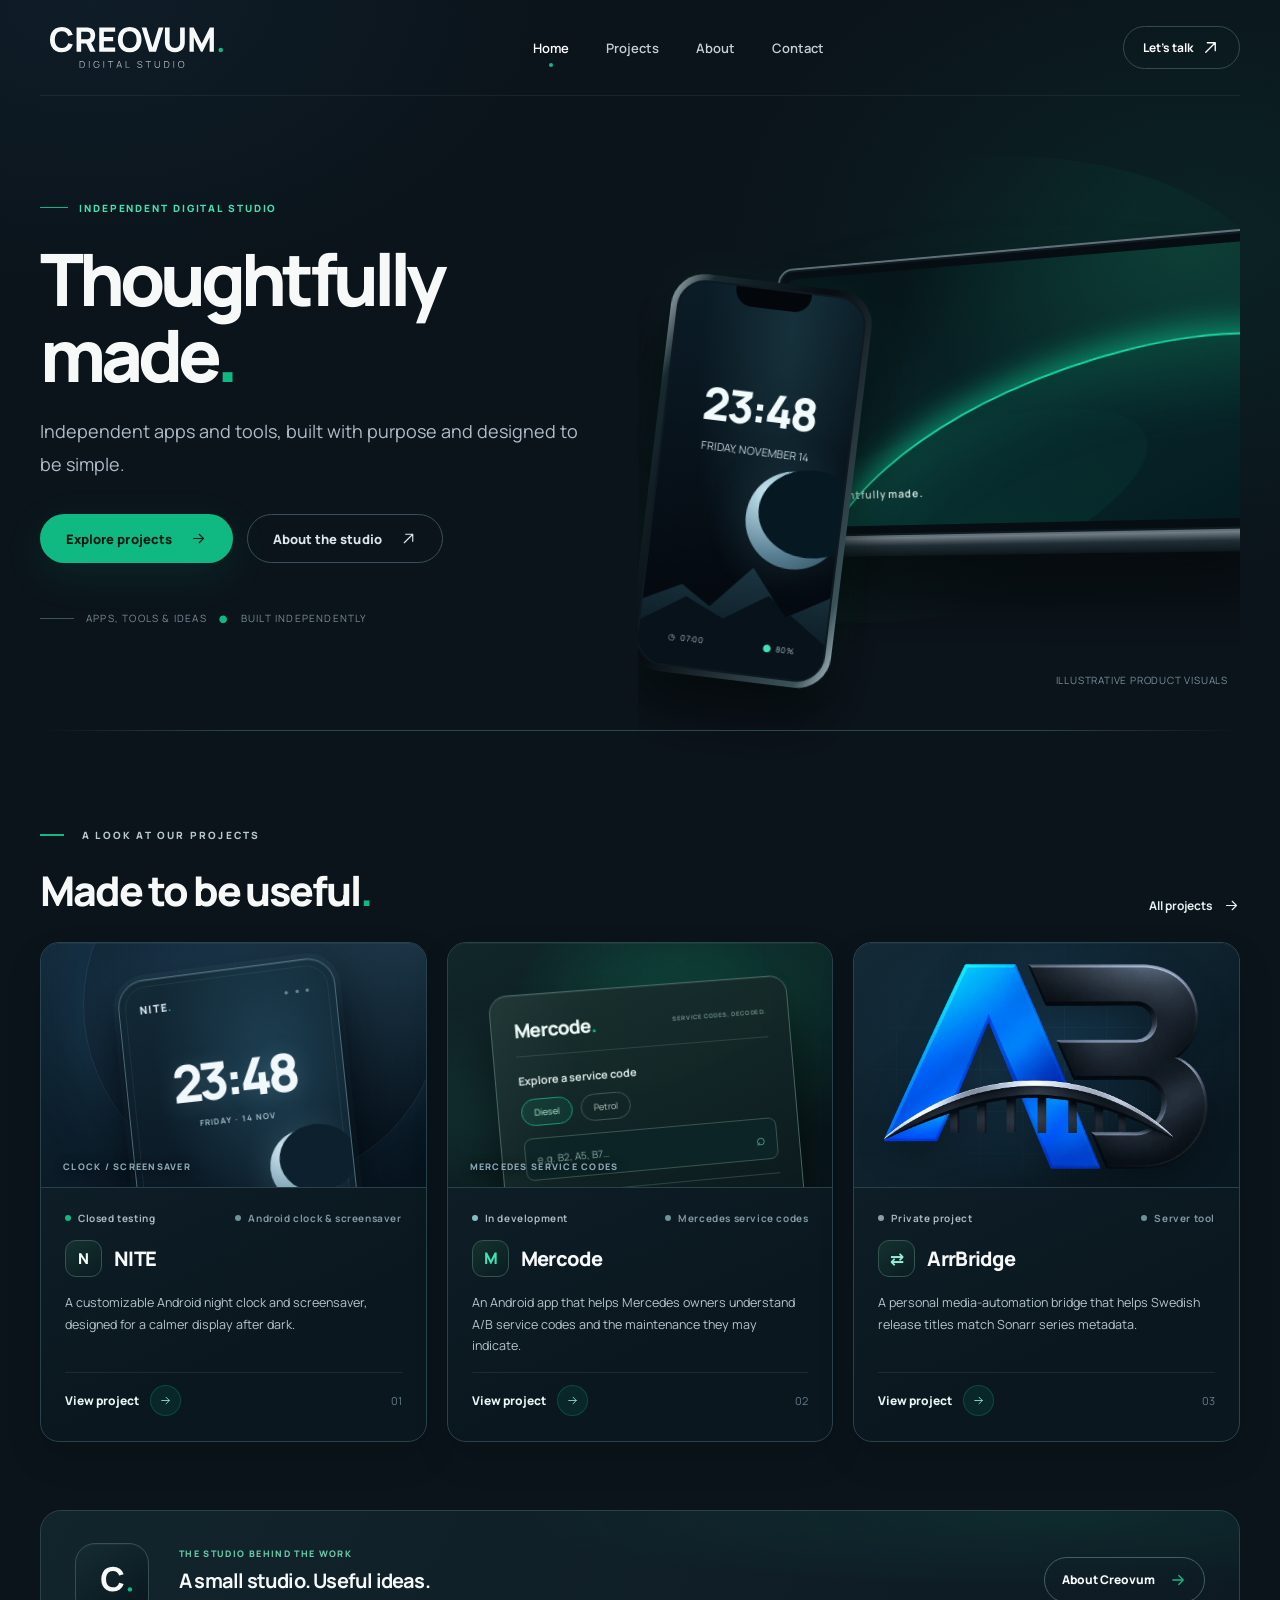
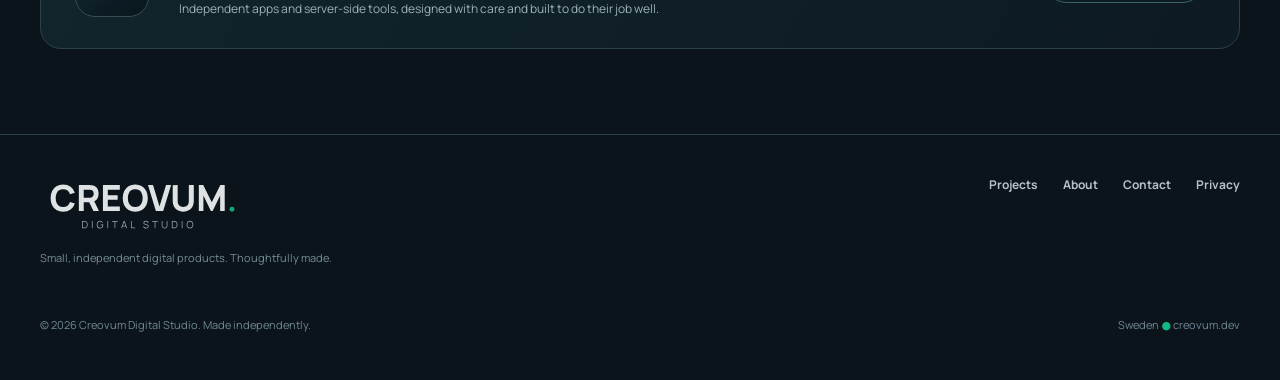
<file: index.html>
<!DOCTYPE html>

<html lang="en"><head>
<meta charset="utf-8"/><meta content="width=device-width, initial-scale=1" name="viewport"/>
<title>Creovum Digital Studio — Thoughtfully made.</title><meta content="Independent apps and tools, built with purpose and designed to be simple." name="description"/>
<meta content="#0B141B" name="theme-color"/><meta content="dark" name="color-scheme"/>
<meta content="website" property="og:type"/><meta content="Creovum Digital Studio" property="og:site_name"/>
<meta content="Creovum Digital Studio — Thoughtfully made." property="og:title"/><meta content="Independent apps and tools, built with purpose and designed to be simple." property="og:description"/>
<link href="assets/brand/creovum_icon_dark.svg" rel="icon" type="image/svg+xml"/>
<link href="assets/style.css" rel="stylesheet"/>
<link href="https://creovum.dev/" rel="canonical"/><meta content="en_US" property="og:locale"/><meta content="https://creovum.dev/" property="og:url"/><meta content="https://creovum.dev/assets/social/creovum-social.jpg" property="og:image"/><meta content="https://creovum.dev/assets/social/creovum-social.jpg" property="og:image:secure_url"/><meta content="image/jpeg" property="og:image:type"/><meta content="1200" property="og:image:width"/><meta content="630" property="og:image:height"/><meta content="Creovum Digital Studio — Thoughtfully made. — dark branded preview" property="og:image:alt"/><meta content="summary_large_image" name="twitter:card"/><meta content="Creovum Digital Studio — Thoughtfully made." name="twitter:title"/><meta content="Independent apps and tools, built with purpose and designed to be simple." name="twitter:description"/><meta content="https://creovum.dev/assets/social/creovum-social.jpg" name="twitter:image"/><link href="https://fonts.googleapis.com" rel="preconnect"/><link crossorigin="anonymous" href="https://fonts.gstatic.com" rel="preconnect"/><link href="assets/brand/apple-touch-icon.png" rel="apple-touch-icon" sizes="180x180"/><link href="assets/brand/favicon-64.png" rel="icon" sizes="64x64" type="image/png"/><script type="application/ld+json">{"@context":"https://schema.org","@type":"WebSite","name":"Creovum Digital Studio","url":"https://creovum.dev/","description":"Independent apps and tools, built with purpose and designed to be simple.","inLanguage":"en"}</script></head><body class="creovum-v24"><a class="skip" href="#main">Skip to content</a><div aria-hidden="true" class="site-bg"></div>
<div class="header-wrap"><header class="header container">
<a aria-label="Creovum Digital Studio — home" class="header-logo" href="index.html"><img alt="Creovum Digital Studio" src="assets/brand/creovum_primary_dark.svg"/></a>
<nav aria-label="Primary navigation" class="desktop-nav"><a aria-current="page" class="active" href="index.html">Home</a><a class="" href="projects.html">Projects</a><a class="" href="about.html">About</a><a class="" href="contact.html">Contact</a></nav>
<a class="nav-cta" href="contact.html">Let's talk <svg aria-hidden="true" class="" fill="none" height="19" stroke="currentColor" stroke-linecap="round" stroke-linejoin="round" stroke-width="1.65" viewbox="0 0 24 24" width="19"><path d="M6 18 18 6M8 6h10v10"></path></svg></a>
<button aria-controls="mobile-nav" aria-expanded="false" aria-label="Open navigation menu" class="menu-button" type="button"><svg aria-hidden="true" class="" fill="none" height="19" stroke="currentColor" stroke-linecap="round" stroke-linejoin="round" stroke-width="1.65" viewbox="0 0 24 24" width="19"><path d="M4 7h16M4 12h16M4 17h16"></path></svg></button>
</header><nav aria-label="Mobile navigation" class="mobile-nav" id="mobile-nav"><a aria-current="page" class="active" href="index.html">Home</a><a class="" href="projects.html">Projects</a><a class="" href="about.html">About</a><a class="" href="contact.html">Contact</a></nav></div>
<main id="main"><section aria-labelledby="home-title" class="container hero">
<div class="hero-copy"><div class="eyebrow">Independent digital studio</div><h1 id="home-title">Thoughtfully<br/>made<span class="dot-text">.</span></h1>
<p class="hero-desc">Independent apps and tools, built with purpose and designed to be simple.</p>
<div class="hero-actions"><a class="btn btn-primary" href="projects.html">Explore projects <svg aria-hidden="true" class="" fill="none" height="19" stroke="currentColor" stroke-linecap="round" stroke-linejoin="round" stroke-width="1.65" viewbox="0 0 24 24" width="19"><path d="M5 12h14m-6-6 6 6-6 6"></path></svg></a><a class="btn btn-secondary" href="about.html">About the studio <svg aria-hidden="true" class="" fill="none" height="19" stroke="currentColor" stroke-linecap="round" stroke-linejoin="round" stroke-width="1.65" viewbox="0 0 24 24" width="19"><path d="M6 18 18 6M8 6h10v10"></path></svg></a></div>
<div class="hero-bottom"><span class="line"></span>Apps, tools &amp; ideas <span class="tiny-jade">●</span> Built independently</div></div>
<div class="hero-visual"><div aria-hidden="true" class="laptop"><div class="laptop-lid"><div class="laptop-screen"><img alt="" class="screen-brand" src="assets/brand/creovum_icon_transparent_white.svg"/><span class="screen-label">Thoughtfully made.</span></div></div><div class="laptop-base"></div></div><div aria-hidden="true" class="phone"><div class="phone-screen"><div class="phone-notch"></div><div class="phone-time">23:48</div><div class="phone-day">FRIDAY, NOVEMBER 14</div><div class="phone-moon"></div><div class="phone-hills"></div><div class="phone-footer"><span>◷  07:00</span><span><b>●</b> 80%</span></div></div></div><span class="mock-note">Illustrative product visuals</span></div>
</section>
<section aria-label="Selected projects preview" aria-labelledby="projects-title" class="container section" id="projects"><div class="section-label">A look at our projects</div>
<div class="section-head"><div><h2 id="projects-title">Made to be useful<span class="dot-text">.</span></h2></div><a class="text-link" href="projects.html">All projects <svg aria-hidden="true" class="" fill="none" height="19" stroke="currentColor" stroke-linecap="round" stroke-linejoin="round" stroke-width="1.65" viewbox="0 0 24 24" width="19"><path d="M5 12h14m-6-6 6 6-6 6"></path></svg></a></div>
<div class="project-grid"><article class="project-card" data-reveal=""><div aria-hidden="true" class="project-art nite-art premium-art">
<div class="art-grid"></div><div class="nite-halo"></div>
<div class="nite-panel">
<div class="nite-panel-bar"><span class="nite-mini-logo">NITE<span>.</span></span><span class="nite-mini-dots">•••</span></div>
<div class="nite-display-time">23:48</div><div class="nite-display-date">FRIDAY · 14 NOV</div>
<div class="nite-display-moon"></div><div class="nite-display-mountains"></div>
<div class="nite-panel-bottom"><span>◷  07:00</span><span>●  80%</span></div>
</div><span class="art-preview-label">CLOCK / SCREENSAVER</span></div><div class="project-content">
<div class="card-meta"><span class="status testing">Closed testing</span><span class="status" style="color:#8097a0">Android clock &amp; screensaver</span></div>
<h3 class="project-title"><span aria-hidden="true" class="icon-block nite">N</span>NITE</h3>
<p class="project-desc">A customizable Android night clock and screensaver, designed for a calmer display after dark.</p><div class="card-footer"><a aria-label="Read about NITE" class="card-link" href="nite.html">View project <svg aria-hidden="true" class="" fill="none" height="19" stroke="currentColor" stroke-linecap="round" stroke-linejoin="round" stroke-width="1.65" viewbox="0 0 24 24" width="19"><path d="M5 12h14m-6-6 6 6-6 6"></path></svg></a><span style="color:#627c87;font-size:11px;">01</span></div>
</div></article><article class="project-card" data-reveal=""><div aria-hidden="true" class="project-art mercode-art premium-art">
<div class="art-grid"></div><div class="merc-aura"></div>
<div class="merc-board">
<div class="merc-board-header"><span>Mercode<span class="jade-punct">.</span></span><small>SERVICE CODES, DECODED.</small></div>
<div class="merc-board-title">Explore a service code</div>
<div class="merc-board-engines"><span class="active">Diesel</span><span>Petrol</span></div>
<div class="merc-board-search">e.g. B2, A5, B7… <span>⌕</span></div>
<div class="merc-board-divider"></div>
<div class="merc-board-line"><i></i><i></i><i></i></div>
<div class="merc-board-line secondary"><i></i><i></i></div>
</div><span class="art-preview-label">MERCEDES SERVICE CODES</span></div><div class="project-content">
<div class="card-meta"><span class="status dev">In development</span><span class="status" style="color:#8097a0">Mercedes service codes</span></div>
<h3 class="project-title"><span aria-hidden="true" class="icon-block merc">M</span>Mercode</h3>
<p class="project-desc">An Android app that helps Mercedes owners understand A/B service codes and the maintenance they may indicate.</p><div class="card-footer"><a aria-label="Read about Mercode" class="card-link" href="mercode.html">View project <svg aria-hidden="true" class="" fill="none" height="19" stroke="currentColor" stroke-linecap="round" stroke-linejoin="round" stroke-width="1.65" viewbox="0 0 24 24" width="19"><path d="M5 12h14m-6-6 6 6-6 6"></path></svg></a><span style="color:#627c87;font-size:11px;">02</span></div>
</div></article><article class="project-card arrbridge-card" data-reveal=""><div aria-hidden="true" class="project-art arrbridge-image-art premium-art"><img alt="" src="assets/projects/arrbridge-logo-transparent.webp"/></div><div class="project-content">
<div class="card-meta"><span class="status private">Private project</span><span class="status" style="color:#8097a0">Server tool</span></div>
<h3 class="project-title"><span aria-hidden="true" class="icon-block bridge">⇄</span>ArrBridge</h3>
<p class="project-desc">A personal media-automation bridge that helps Swedish release titles match Sonarr series metadata.</p><div class="card-footer"><a aria-label="Read about ArrBridge" class="card-link" href="arrbridge.html">View project <svg aria-hidden="true" class="" fill="none" height="19" stroke="currentColor" stroke-linecap="round" stroke-linejoin="round" stroke-width="1.65" viewbox="0 0 24 24" width="19"><path d="M5 12h14m-6-6 6 6-6 6"></path></svg></a><span style="color:#627c87;font-size:11px;">03</span></div>
</div></article></div>
</section>
<section aria-label="About the independent studio" class="container studio-note">
<div class="studio-note-symbol"><img alt="" src="assets/brand/creovum_icon_transparent_white.svg"/></div>
<div class="studio-note-copy"><span class="studio-note-kicker">THE STUDIO BEHIND THE WORK</span><h2>A small studio. Useful ideas.</h2>
<p>Independent apps and server-side tools, designed with care and built to do their job well.</p></div>
<a class="studio-note-cta" href="about.html">About Creovum <svg aria-hidden="true" fill="none" height="18" stroke="currentColor" stroke-linecap="round" stroke-linejoin="round" stroke-width="1.7" viewbox="0 0 24 24" width="18"><path d="M5 12h14m-6-6 6 6-6 6"></path></svg></a>
</section></main>
<footer class="footer"><div class="container">
<div class="footer-top"><div><a class="footer-logo" href="index.html"><img alt="Creovum Digital Studio" src="assets/brand/creovum_primary_dark.svg"/></a><p class="footer-small">Small, independent digital products. Thoughtfully made.</p></div>
<nav aria-label="Footer navigation" class="footer-nav"><a href="projects.html">Projects</a><a href="about.html">About</a><a href="contact.html">Contact</a><a href="privacy.html">Privacy</a></nav></div>
<div class="footer-bottom"><span>© <span id="year">2026</span> Creovum Digital Studio. Made independently.</span><span>Sweden <span class="tiny-jade">●</span> creovum.dev</span></div>
</div></footer><script defer="" src="assets/site.js"></script></body></html>
</file>
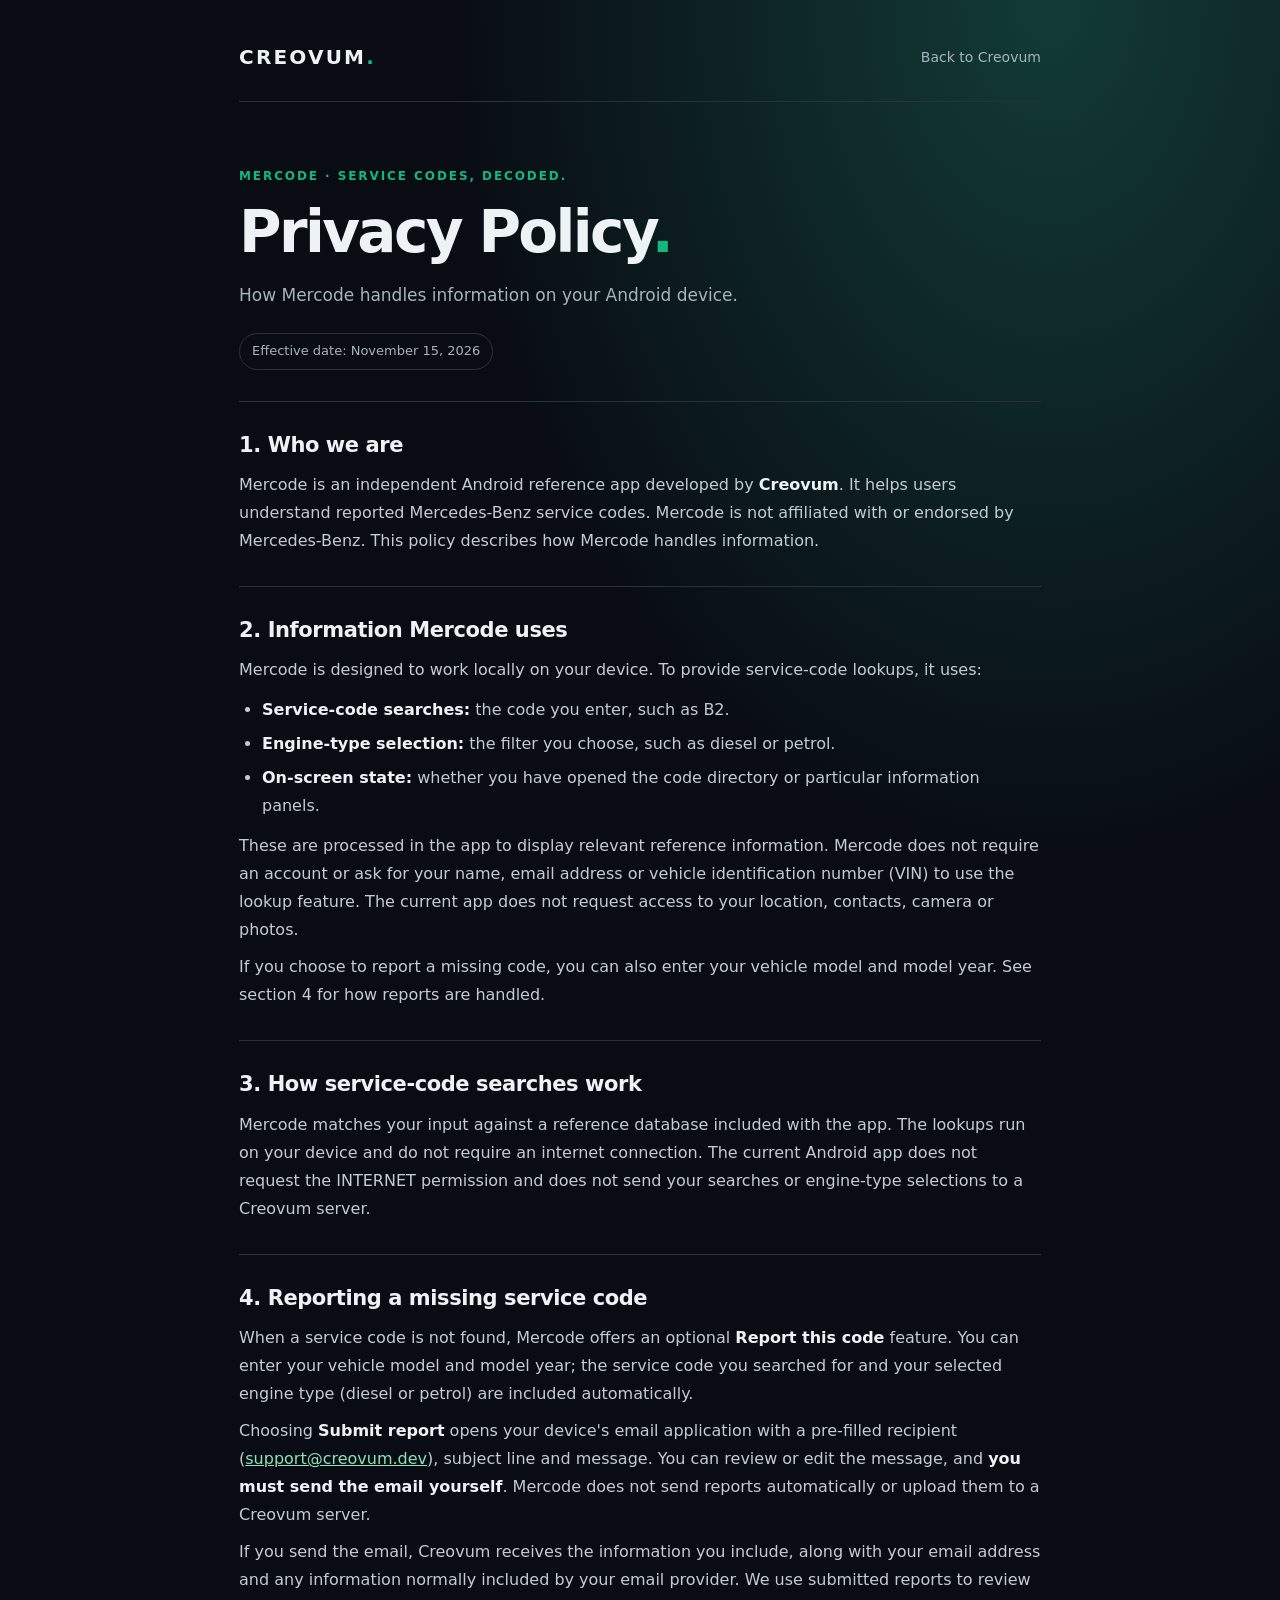
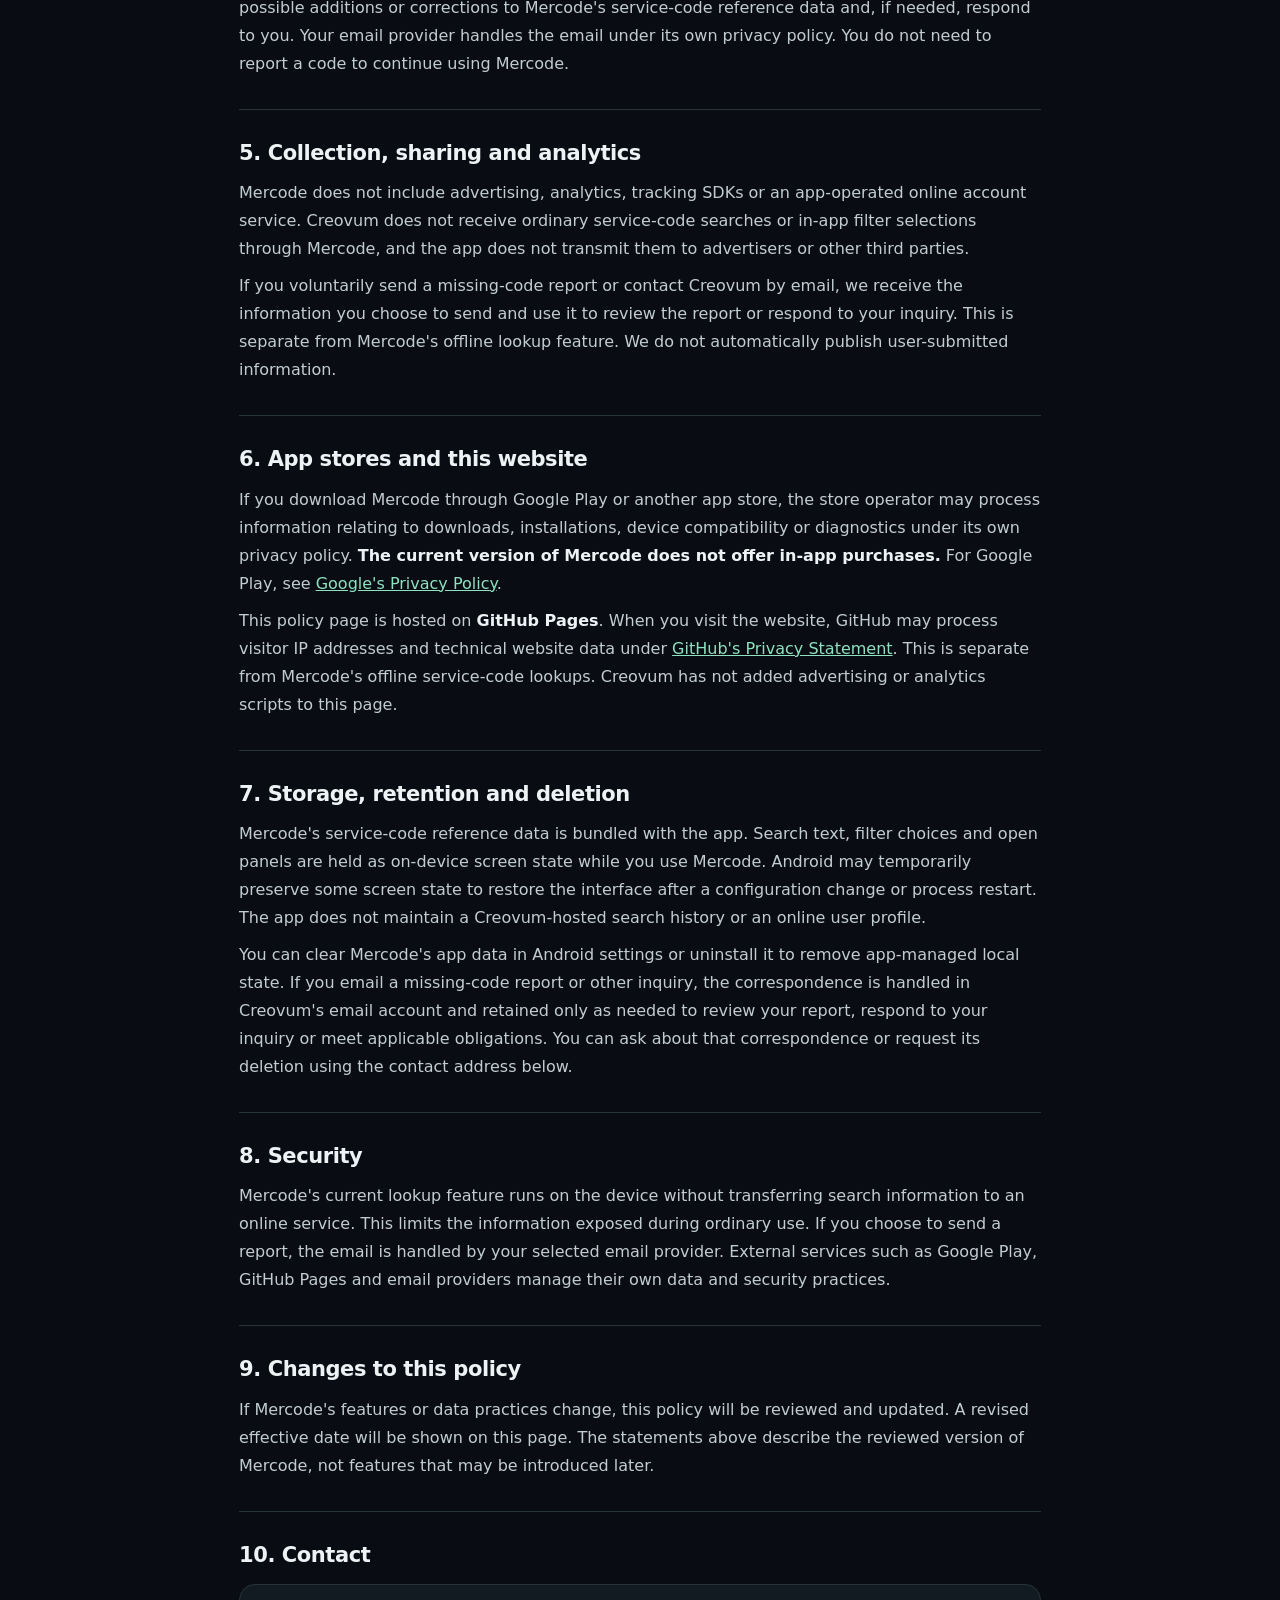
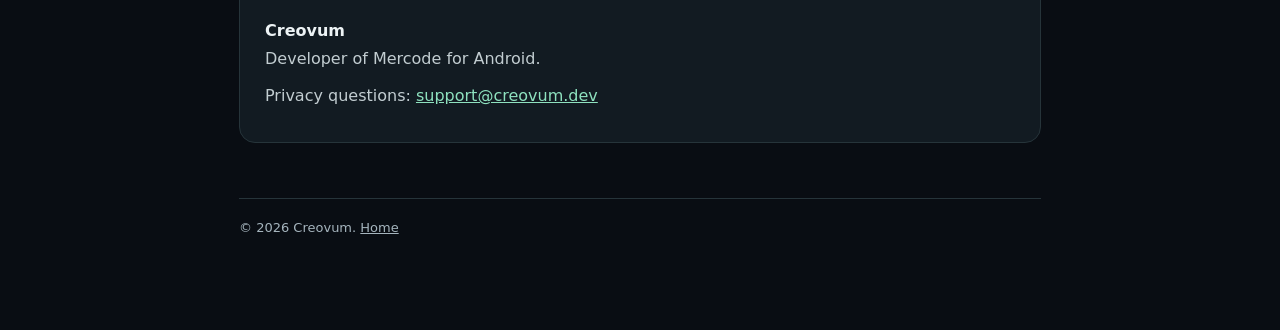
<file: mercode/privacy-policy/index.html>
<!doctype html>
<html lang="en">
<head>
  <meta charset="utf-8">
  <meta name="viewport" content="width=device-width,initial-scale=1">
  <meta name="color-scheme" content="dark">
  <meta name="theme-color" content="#090d13">
  <meta name="description" content="Privacy Policy for Mercode, the offline Mercedes service-code reference app developed by Creovum.">
  <title>Mercode | Privacy Policy | Creovum</title>
  <style>
    :root{color-scheme:dark;--jade:#10b981;--text:#edf3f5;--sub:#a5b4bd;--line:#26343a;--surface:#121b22}
    *{box-sizing:border-box}body{margin:0;color:var(--text);background:radial-gradient(ellipse 65% 34% at 82% 0%,#123b36 0,transparent 72%),#090d13;font:16px/1.75 system-ui,-apple-system,BlinkMacSystemFont,"Segoe UI",sans-serif}
    main{max-width:850px;margin:0 auto;padding:28px 24px 90px}header{display:flex;align-items:center;justify-content:space-between;padding:12px 0 26px;border-bottom:1px solid var(--line)}.brand{color:var(--text);text-decoration:none;font-size:20px;letter-spacing:.11em;font-weight:850}.brand i{font-style:normal;color:var(--jade)}.toplink{color:var(--sub);font-size:14px;text-decoration:none}.toplink:hover,a:hover{color:var(--jade)}.kicker{color:var(--jade);font-weight:700;letter-spacing:.16em;text-transform:uppercase;font-size:12px;margin-top:64px}.hero h1{font-size:clamp(38px,7vw,58px);letter-spacing:-.045em;line-height:1.14;margin:8px 0 16px}.hero h1 span{color:var(--jade)}.subline{color:var(--sub);font-size:17px;margin:0 0 22px}.updated{display:inline-block;color:var(--sub);font-size:13px;border:1px solid var(--line);padding:6px 12px;border-radius:100px}.section{border-top:1px solid var(--line);padding-top:29px;margin-top:31px}.section h2{margin:0 0 12px;font-size:21px;line-height:1.35;letter-spacing:-.02em}.section p,.section li{color:#c2cdd1}.section p{margin:9px 0}.section ul{padding-left:23px;margin:8px 0}.section li{padding:3px 0}.section strong{color:#edf3f5}.section a{color:#8ee2bf}.section a:hover{color:#c5ffe8}.contact{background:var(--surface);border:1px solid var(--line);border-radius:16px;padding:23px 25px;margin-top:15px}.contact a{overflow-wrap:anywhere}footer{color:var(--sub);border-top:1px solid var(--line);font-size:13px;margin-top:55px;padding-top:18px}footer a{color:var(--sub)}@media(max-width:550px){main{padding:20px 20px 70px}.kicker{margin-top:48px}.toplink{font-size:12px}}
  </style>
</head>
<body>
<main>
  <header><a class="brand" href="/">CREOVUM<i>.</i></a><a class="toplink" href="/">Back to Creovum</a></header>
  <div class="hero">
    <p class="kicker">MERCODE &middot; Service Codes, Decoded.</p>
    <h1>Privacy Policy<span>.</span></h1>
    <p class="subline">How Mercode handles information on your Android device.</p>
    <span class="updated">Effective date: November 15, 2026</span>
  </div>
  <section class="section"><h2>1. Who we are</h2>
    <p>Mercode is an independent Android reference app developed by <strong>Creovum</strong>. It helps users understand reported Mercedes-Benz service codes. Mercode is not affiliated with or endorsed by Mercedes-Benz. This policy describes how Mercode handles information.</p>
  </section>
  <section class="section"><h2>2. Information Mercode uses</h2>
    <p>Mercode is designed to work locally on your device. To provide service-code lookups, it uses:</p>
    <ul>
      <li><strong>Service-code searches:</strong> the code you enter, such as B2.</li>
      <li><strong>Engine-type selection:</strong> the filter you choose, such as diesel or petrol.</li>
      <li><strong>On-screen state:</strong> whether you have opened the code directory or particular information panels.</li>
    </ul>
    <p>These are processed in the app to display relevant reference information. Mercode does not require an account or ask for your name, email address or vehicle identification number (VIN) to use the lookup feature. The current app does not request access to your location, contacts, camera or photos.</p>
    <p>If you choose to report a missing code, you can also enter your vehicle model and model year. See section 4 for how reports are handled.</p>
  </section>
  <section class="section"><h2>3. How service-code searches work</h2>
    <p>Mercode matches your input against a reference database included with the app. The lookups run on your device and do not require an internet connection. The current Android app does not request the INTERNET permission and does not send your searches or engine-type selections to a Creovum server.</p>
  </section>
  <section class="section"><h2>4. Reporting a missing service code</h2>
    <p>When a service code is not found, Mercode offers an optional <strong>Report this code</strong> feature. You can enter your vehicle model and model year; the service code you searched for and your selected engine type (diesel or petrol) are included automatically.</p>
    <p>Choosing <strong>Submit report</strong> opens your device's email application with a pre-filled recipient (<a href="mailto:support@creovum.dev">support@creovum.dev</a>), subject line and message. You can review or edit the message, and <strong>you must send the email yourself</strong>. Mercode does not send reports automatically or upload them to a Creovum server.</p>
    <p>If you send the email, Creovum receives the information you include, along with your email address and any information normally included by your email provider. We use submitted reports to review possible additions or corrections to Mercode's service-code reference data and, if needed, respond to you. Your email provider handles the email under its own privacy policy. You do not need to report a code to continue using Mercode.</p>
  </section>
  <section class="section"><h2>5. Collection, sharing and analytics</h2>
    <p>Mercode does not include advertising, analytics, tracking SDKs or an app-operated online account service. Creovum does not receive ordinary service-code searches or in-app filter selections through Mercode, and the app does not transmit them to advertisers or other third parties.</p>
    <p>If you voluntarily send a missing-code report or contact Creovum by email, we receive the information you choose to send and use it to review the report or respond to your inquiry. This is separate from Mercode's offline lookup feature. We do not automatically publish user-submitted information.</p>
  </section>
  <section class="section"><h2>6. App stores and this website</h2>
    <p>If you download Mercode through Google Play or another app store, the store operator may process information relating to downloads, installations, device compatibility or diagnostics under its own privacy policy. <strong>The current version of Mercode does not offer in-app purchases.</strong> For Google Play, see <a href="https://policies.google.com/privacy">Google's Privacy Policy</a>.</p>
    <p>This policy page is hosted on <strong>GitHub Pages</strong>. When you visit the website, GitHub may process visitor IP addresses and technical website data under <a href="https://docs.github.com/en/site-policy/privacy-policies/github-general-privacy-statement">GitHub's Privacy Statement</a>. This is separate from Mercode's offline service-code lookups. Creovum has not added advertising or analytics scripts to this page.</p>
  </section>
  <section class="section"><h2>7. Storage, retention and deletion</h2>
    <p>Mercode's service-code reference data is bundled with the app. Search text, filter choices and open panels are held as on-device screen state while you use Mercode. Android may temporarily preserve some screen state to restore the interface after a configuration change or process restart. The app does not maintain a Creovum-hosted search history or an online user profile.</p>
    <p>You can clear Mercode's app data in Android settings or uninstall it to remove app-managed local state. If you email a missing-code report or other inquiry, the correspondence is handled in Creovum's email account and retained only as needed to review your report, respond to your inquiry or meet applicable obligations. You can ask about that correspondence or request its deletion using the contact address below.</p>
  </section>
  <section class="section"><h2>8. Security</h2>
    <p>Mercode's current lookup feature runs on the device without transferring search information to an online service. This limits the information exposed during ordinary use. If you choose to send a report, the email is handled by your selected email provider. External services such as Google Play, GitHub Pages and email providers manage their own data and security practices.</p>
  </section>
  <section class="section"><h2>9. Changes to this policy</h2>
    <p>If Mercode's features or data practices change, this policy will be reviewed and updated. A revised effective date will be shown on this page. The statements above describe the reviewed version of Mercode, not features that may be introduced later.</p>
  </section>
  <section class="section"><h2>10. Contact</h2>
    <div class="contact">
      <p><strong>Creovum</strong><br>Developer of Mercode for Android.</p>
      <p>Privacy questions: <a href="mailto:support@creovum.dev">support@creovum.dev</a></p>
    </div>
  </section>
  <footer>&copy; 2026 Creovum. <a href="/">Home</a></footer>
</main>
</body>
</html>
</file>
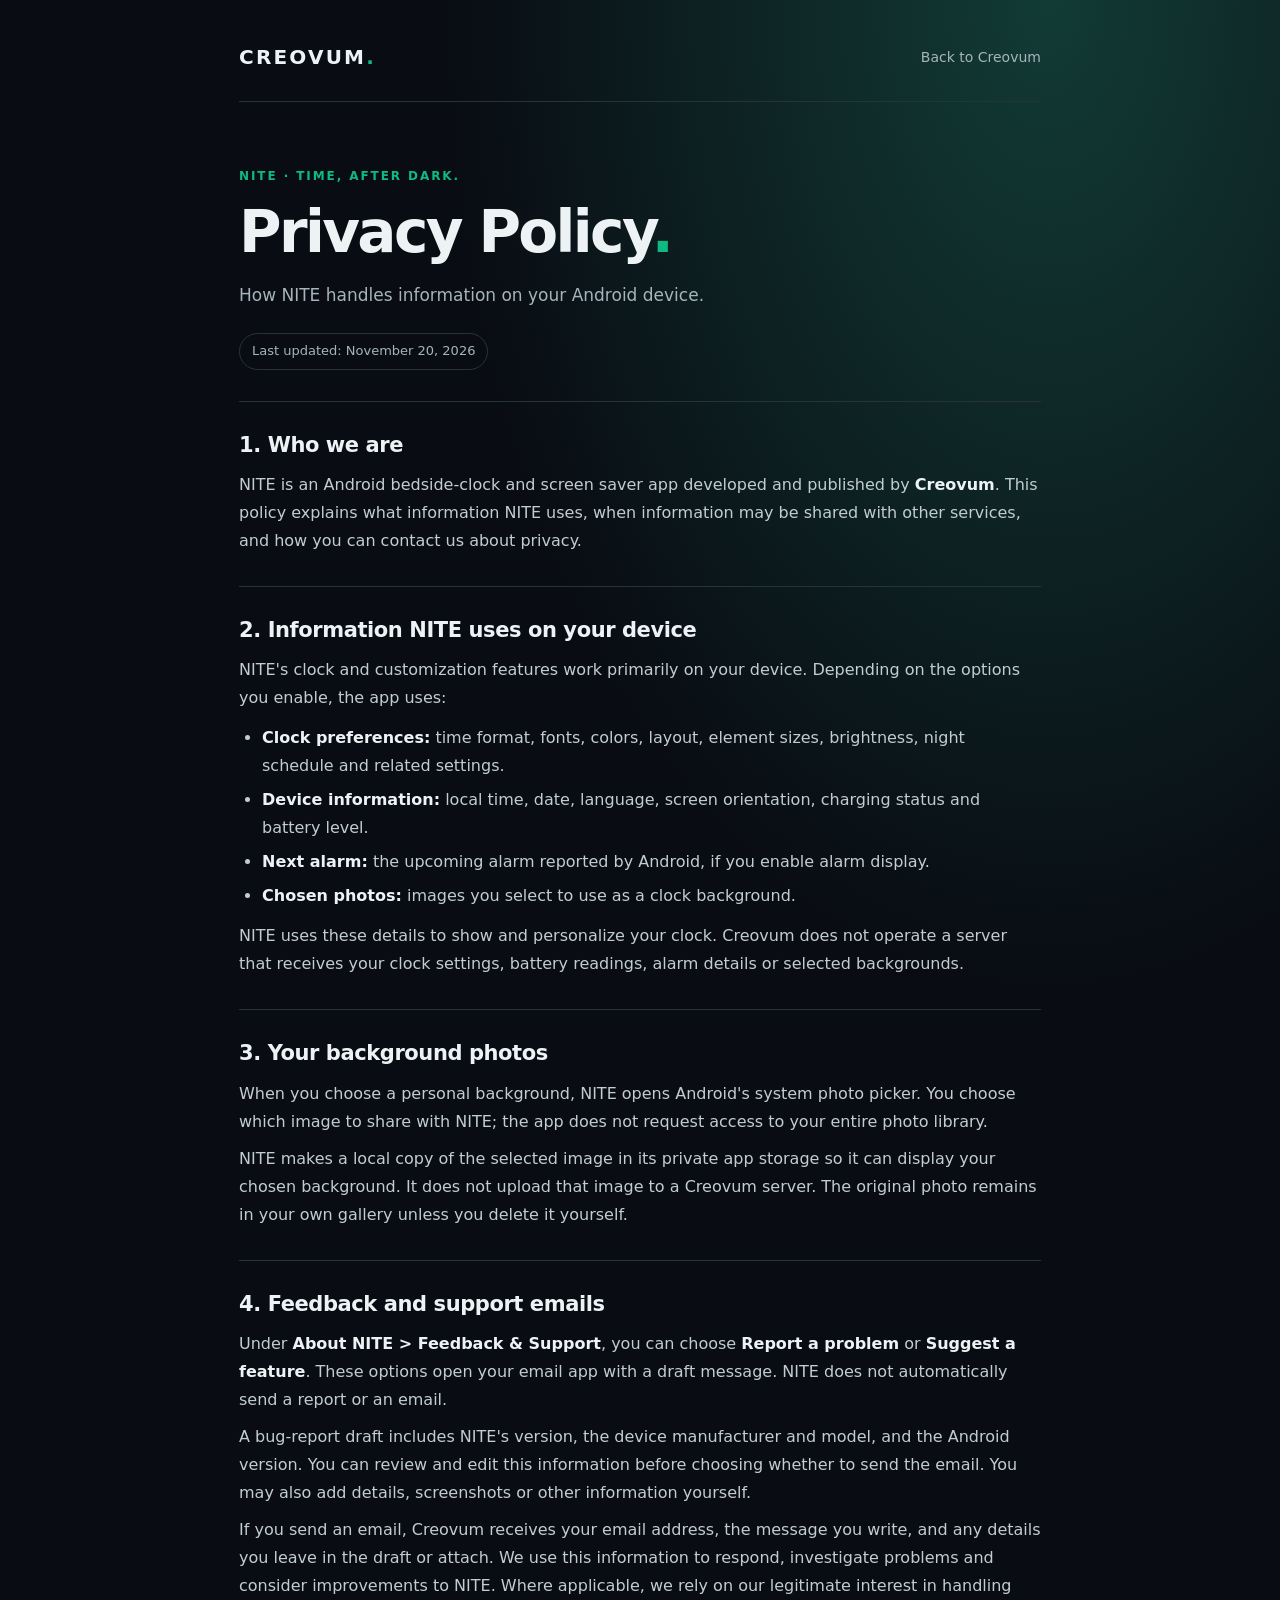
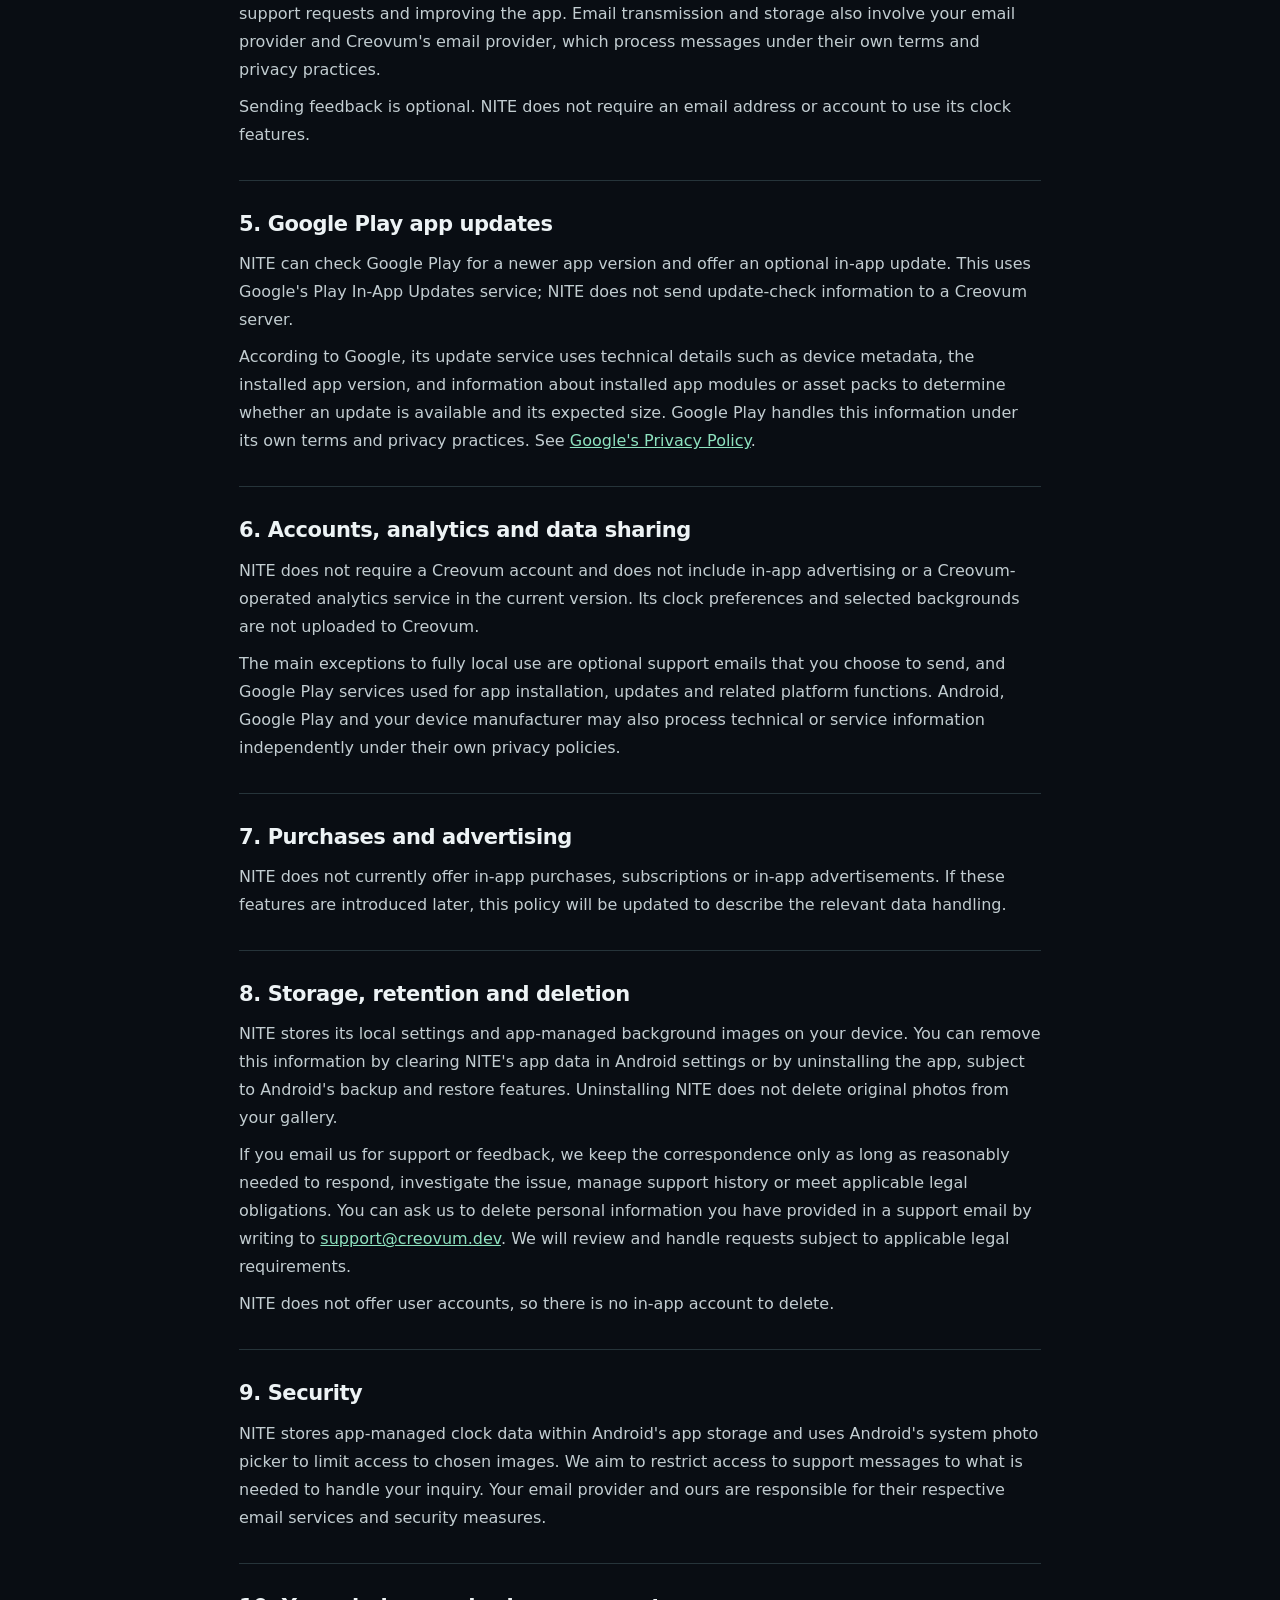
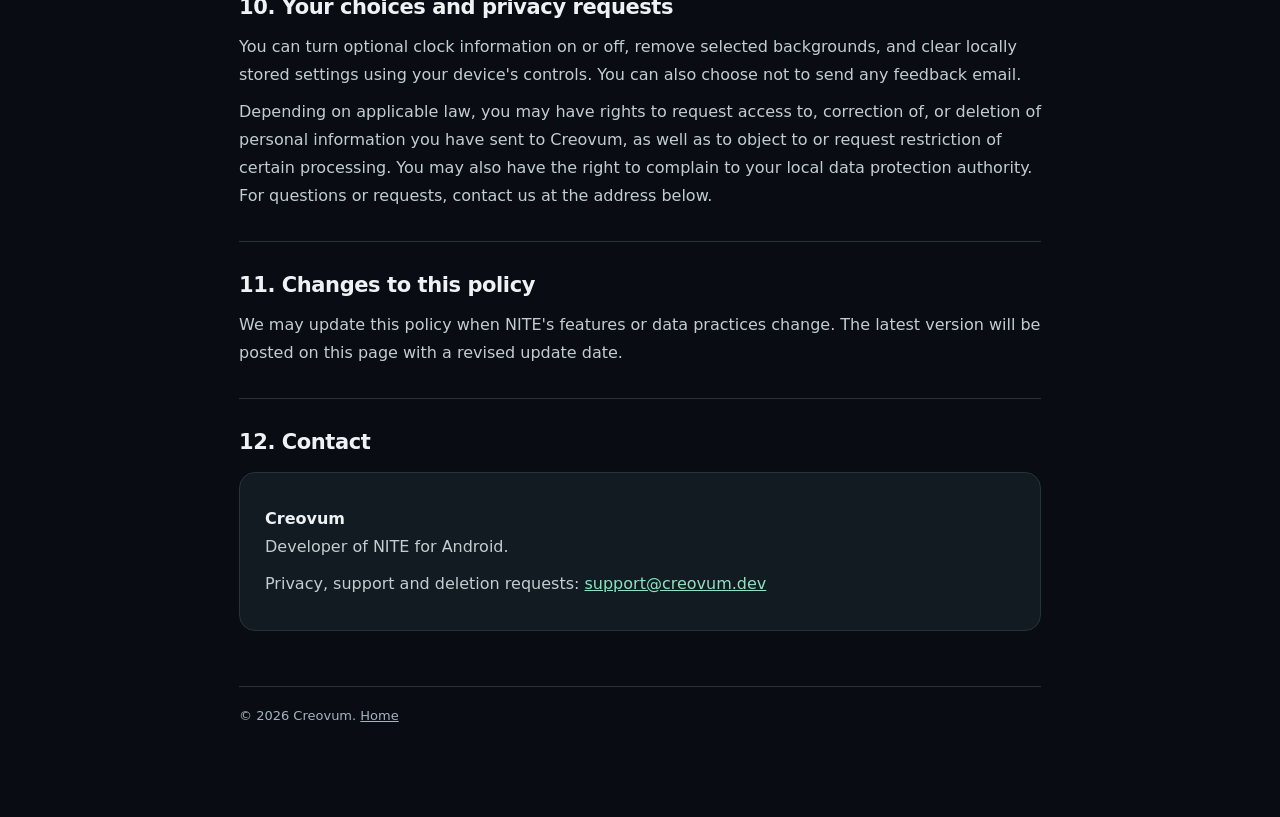
<file: nite/privacy-policy/index.html>
<!doctype html>
<html lang="en">
<head>
  <meta charset="utf-8">
  <meta name="viewport" content="width=device-width,initial-scale=1">
  <meta name="color-scheme" content="dark">
  <meta name="theme-color" content="#090d13">
  <meta name="description" content="Privacy Policy for NITE, the Android bedside clock developed by Creovum.">
  <title>NITE | Privacy Policy | Creovum</title>
  <style>
    :root{color-scheme:dark;--jade:#10b981;--text:#edf3f5;--sub:#a5b4bd;--line:#26343a;--surface:#121b22}
    *{box-sizing:border-box}body{margin:0;color:var(--text);background:radial-gradient(ellipse 65% 34% at 82% 0%,#123b36 0,transparent 72%),#090d13;font:16px/1.75 system-ui,-apple-system,BlinkMacSystemFont,"Segoe UI",sans-serif}
    main{max-width:850px;margin:0 auto;padding:28px 24px 90px}header{display:flex;align-items:center;justify-content:space-between;padding:12px 0 26px;border-bottom:1px solid var(--line)}.brand{color:var(--text);text-decoration:none;font-size:20px;letter-spacing:.11em;font-weight:850}.brand i{font-style:normal;color:var(--jade)}.toplink{color:var(--sub);font-size:14px;text-decoration:none}.toplink:hover,a:hover{color:var(--jade)}.kicker{color:var(--jade);font-weight:700;letter-spacing:.16em;text-transform:uppercase;font-size:12px;margin-top:64px}.hero h1{font-size:clamp(38px,7vw,58px);letter-spacing:-.045em;line-height:1.14;margin:8px 0 16px}.hero h1 span{color:var(--jade)}.subline{color:var(--sub);font-size:17px;margin:0 0 22px}.updated{display:inline-block;color:var(--sub);font-size:13px;border:1px solid var(--line);padding:6px 12px;border-radius:100px}.section{border-top:1px solid var(--line);padding-top:29px;margin-top:31px}.section h2{margin:0 0 12px;font-size:21px;line-height:1.35;letter-spacing:-.02em}.section p,.section li{color:#c2cdd1}.section p{margin:9px 0}.section ul{padding-left:23px;margin:8px 0}.section li{padding:3px 0}.section strong{color:#edf3f5}.section a{color:#8ee2bf}.section a:hover{color:#c5ffe8}.contact{background:var(--surface);border:1px solid var(--line);border-radius:16px;padding:23px 25px;margin-top:15px}.contact a{overflow-wrap:anywhere}footer{color:var(--sub);border-top:1px solid var(--line);font-size:13px;margin-top:55px;padding-top:18px}footer a{color:var(--sub)}@media(max-width:550px){main{padding:20px 20px 70px}.kicker{margin-top:48px}.toplink{font-size:12px}}
  </style>
</head>
<body>
<main>
  <header><a class="brand" href="https://creovum.dev/">CREOVUM<i>.</i></a><a class="toplink" href="https://creovum.dev/">Back to Creovum</a></header>
  <div class="hero">
    <p class="kicker">NITE &middot; Time, after dark.</p>
    <h1>Privacy Policy<span>.</span></h1>
    <p class="subline">How NITE handles information on your Android device.</p>
    <span class="updated">Last updated: November 20, 2026</span>
  </div>
  <section class="section"><h2>1. Who we are</h2>
    <p>NITE is an Android bedside-clock and screen saver app developed and published by <strong>Creovum</strong>. This policy explains what information NITE uses, when information may be shared with other services, and how you can contact us about privacy.</p>
  </section>
  <section class="section"><h2>2. Information NITE uses on your device</h2>
    <p>NITE's clock and customization features work primarily on your device. Depending on the options you enable, the app uses:</p>
    <ul>
      <li><strong>Clock preferences:</strong> time format, fonts, colors, layout, element sizes, brightness, night schedule and related settings.</li>
      <li><strong>Device information:</strong> local time, date, language, screen orientation, charging status and battery level.</li>
      <li><strong>Next alarm:</strong> the upcoming alarm reported by Android, if you enable alarm display.</li>
      <li><strong>Chosen photos:</strong> images you select to use as a clock background.</li>
    </ul>
    <p>NITE uses these details to show and personalize your clock. Creovum does not operate a server that receives your clock settings, battery readings, alarm details or selected backgrounds.</p>
  </section>
  <section class="section"><h2>3. Your background photos</h2>
    <p>When you choose a personal background, NITE opens Android's system photo picker. You choose which image to share with NITE; the app does not request access to your entire photo library.</p>
    <p>NITE makes a local copy of the selected image in its private app storage so it can display your chosen background. It does not upload that image to a Creovum server. The original photo remains in your own gallery unless you delete it yourself.</p>
  </section>
  <section class="section"><h2>4. Feedback and support emails</h2>
    <p>Under <strong>About NITE &gt; Feedback &amp; Support</strong>, you can choose <strong>Report a problem</strong> or <strong>Suggest a feature</strong>. These options open your email app with a draft message. NITE does not automatically send a report or an email.</p>
    <p>A bug-report draft includes NITE's version, the device manufacturer and model, and the Android version. You can review and edit this information before choosing whether to send the email. You may also add details, screenshots or other information yourself.</p>
    <p>If you send an email, Creovum receives your email address, the message you write, and any details you leave in the draft or attach. We use this information to respond, investigate problems and consider improvements to NITE. Where applicable, we rely on our legitimate interest in handling support requests and improving the app. Email transmission and storage also involve your email provider and Creovum's email provider, which process messages under their own terms and privacy practices.</p>
    <p>Sending feedback is optional. NITE does not require an email address or account to use its clock features.</p>
  </section>
  <section class="section"><h2>5. Google Play app updates</h2>
    <p>NITE can check Google Play for a newer app version and offer an optional in-app update. This uses Google's Play In-App Updates service; NITE does not send update-check information to a Creovum server.</p>
    <p>According to Google, its update service uses technical details such as device metadata, the installed app version, and information about installed app modules or asset packs to determine whether an update is available and its expected size. Google Play handles this information under its own terms and privacy practices. See <a href="https://policies.google.com/privacy">Google's Privacy Policy</a>.</p>
  </section>
  <section class="section"><h2>6. Accounts, analytics and data sharing</h2>
    <p>NITE does not require a Creovum account and does not include in-app advertising or a Creovum-operated analytics service in the current version. Its clock preferences and selected backgrounds are not uploaded to Creovum.</p>
    <p>The main exceptions to fully local use are optional support emails that you choose to send, and Google Play services used for app installation, updates and related platform functions. Android, Google Play and your device manufacturer may also process technical or service information independently under their own privacy policies.</p>
  </section>
  <section class="section"><h2>7. Purchases and advertising</h2>
    <p>NITE does not currently offer in-app purchases, subscriptions or in-app advertisements. If these features are introduced later, this policy will be updated to describe the relevant data handling.</p>
  </section>
  <section class="section"><h2>8. Storage, retention and deletion</h2>
    <p>NITE stores its local settings and app-managed background images on your device. You can remove this information by clearing NITE's app data in Android settings or by uninstalling the app, subject to Android's backup and restore features. Uninstalling NITE does not delete original photos from your gallery.</p>
    <p>If you email us for support or feedback, we keep the correspondence only as long as reasonably needed to respond, investigate the issue, manage support history or meet applicable legal obligations. You can ask us to delete personal information you have provided in a support email by writing to <a href="mailto:support@creovum.dev">support@creovum.dev</a>. We will review and handle requests subject to applicable legal requirements.</p>
    <p>NITE does not offer user accounts, so there is no in-app account to delete.</p>
  </section>
  <section class="section"><h2>9. Security</h2>
    <p>NITE stores app-managed clock data within Android's app storage and uses Android's system photo picker to limit access to chosen images. We aim to restrict access to support messages to what is needed to handle your inquiry. Your email provider and ours are responsible for their respective email services and security measures.</p>
  </section>
  <section class="section"><h2>10. Your choices and privacy requests</h2>
    <p>You can turn optional clock information on or off, remove selected backgrounds, and clear locally stored settings using your device's controls. You can also choose not to send any feedback email.</p>
    <p>Depending on applicable law, you may have rights to request access to, correction of, or deletion of personal information you have sent to Creovum, as well as to object to or request restriction of certain processing. You may also have the right to complain to your local data protection authority. For questions or requests, contact us at the address below.</p>
  </section>
  <section class="section"><h2>11. Changes to this policy</h2>
    <p>We may update this policy when NITE's features or data practices change. The latest version will be posted on this page with a revised update date.</p>
  </section>
  <section class="section"><h2>12. Contact</h2>
    <div class="contact">
      <p><strong>Creovum</strong><br>Developer of NITE for Android.</p>
      <p>Privacy, support and deletion requests: <a href="mailto:support@creovum.dev">support@creovum.dev</a></p>
    </div>
  </section>
  <footer>&copy; 2026 Creovum. <a href="https://creovum.dev/">Home</a></footer>
</main>
</body>
</html>
</file>
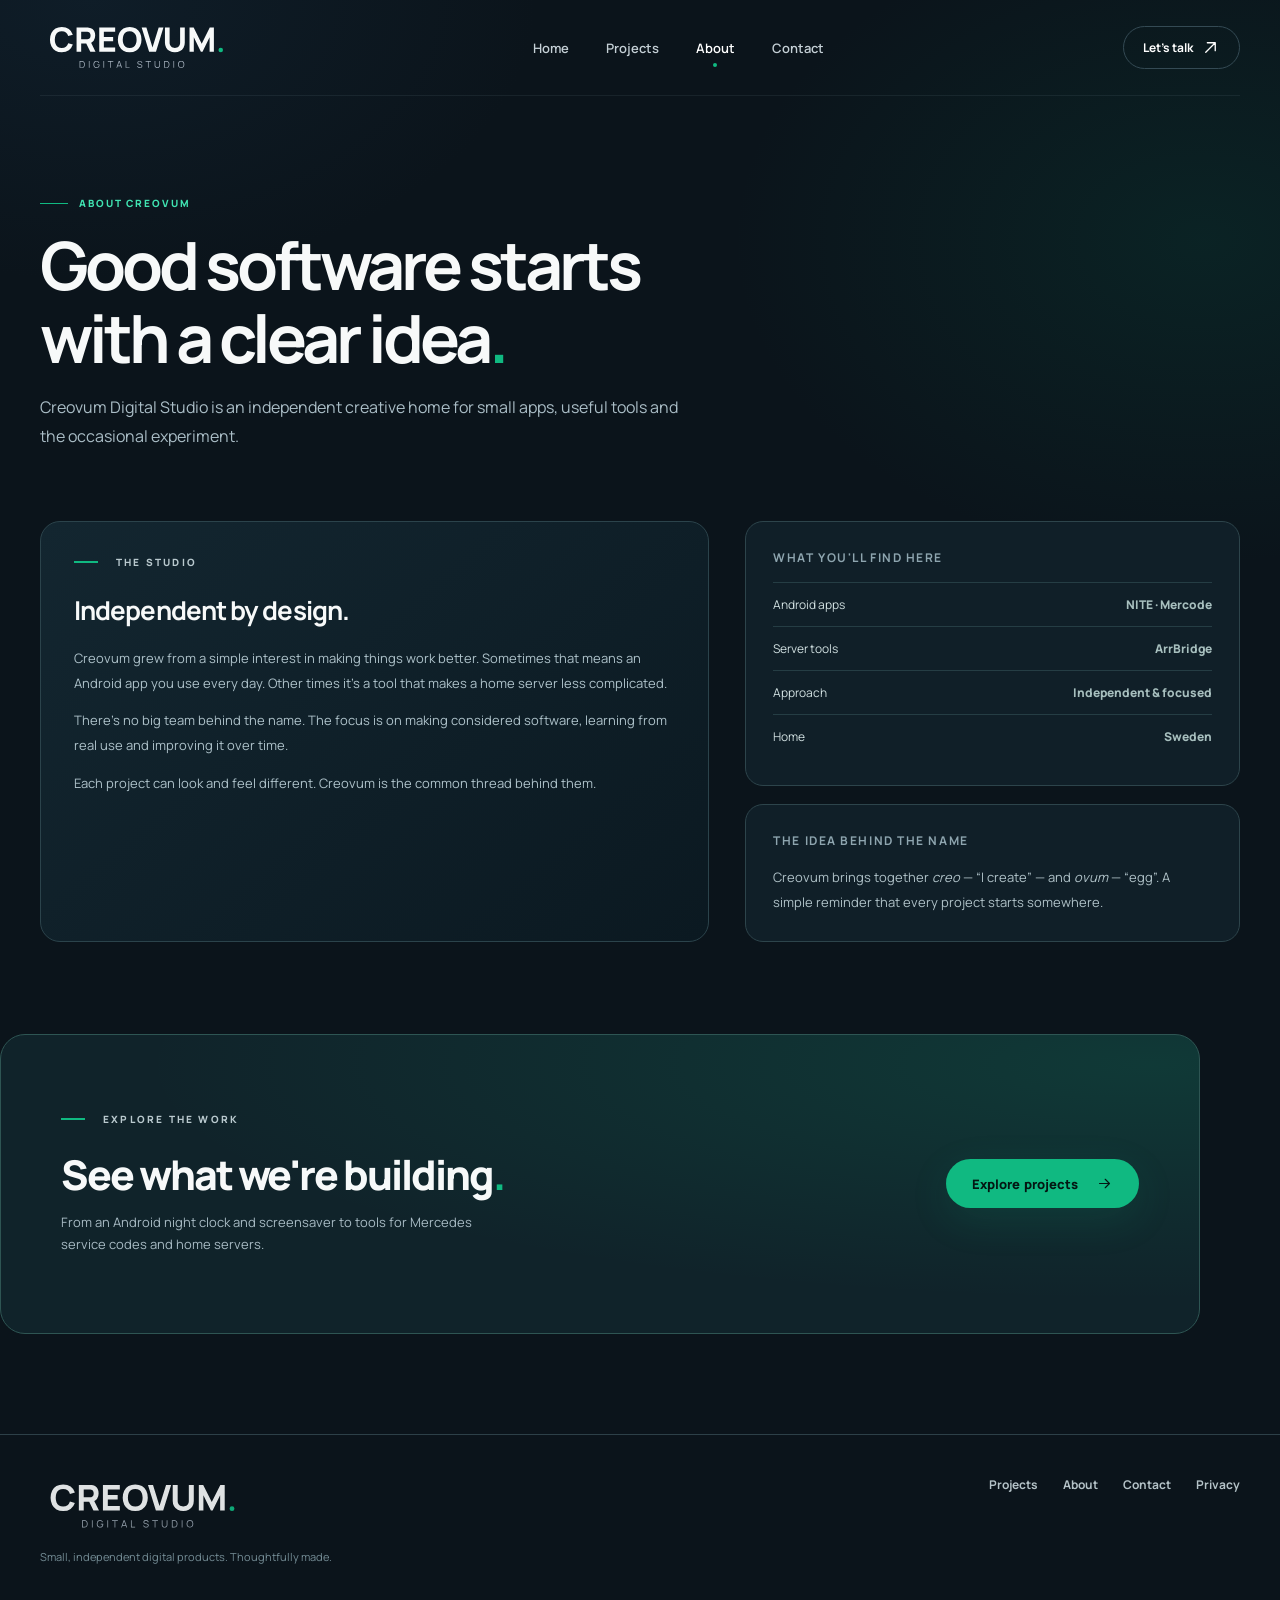
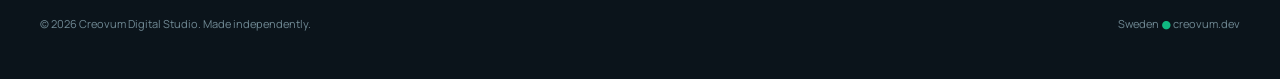
<file: about.html>
<!DOCTYPE html>

<html lang="en"><head>
<meta charset="utf-8"/><meta content="width=device-width, initial-scale=1" name="viewport"/>
<title>About — Creovum Digital Studio</title><meta content="Learn about Creovum, an independent studio building focused Android apps and practical server tools." name="description"/>
<meta content="#0B141B" name="theme-color"/><meta content="dark" name="color-scheme"/>
<meta content="website" property="og:type"/><meta content="Creovum Digital Studio" property="og:site_name"/>
<meta content="About — Creovum Digital Studio" property="og:title"/><meta content="Learn about Creovum, an independent studio building focused Android apps and practical server tools." property="og:description"/>
<link href="assets/brand/creovum_icon_dark.svg" rel="icon" type="image/svg+xml"/>
<link href="assets/style.css" rel="stylesheet"/>
<link href="https://creovum.dev/about.html" rel="canonical"/><meta content="en_US" property="og:locale"/><meta content="https://creovum.dev/about.html" property="og:url"/><meta content="https://creovum.dev/assets/social/creovum-social.jpg" property="og:image"/><meta content="https://creovum.dev/assets/social/creovum-social.jpg" property="og:image:secure_url"/><meta content="image/jpeg" property="og:image:type"/><meta content="1200" property="og:image:width"/><meta content="630" property="og:image:height"/><meta content="About — Creovum Digital Studio — dark branded preview" property="og:image:alt"/><meta content="summary_large_image" name="twitter:card"/><meta content="About — Creovum Digital Studio" name="twitter:title"/><meta content="Learn about Creovum, an independent studio building focused Android apps and practical server tools." name="twitter:description"/><meta content="https://creovum.dev/assets/social/creovum-social.jpg" name="twitter:image"/><link href="https://fonts.googleapis.com" rel="preconnect"/><link crossorigin="anonymous" href="https://fonts.gstatic.com" rel="preconnect"/><link href="assets/brand/apple-touch-icon.png" rel="apple-touch-icon" sizes="180x180"/><link href="assets/brand/favicon-64.png" rel="icon" sizes="64x64" type="image/png"/></head><body><a class="skip" href="#main">Skip to content</a><div aria-hidden="true" class="site-bg"></div>
<div class="header-wrap"><header class="header container">
<a aria-label="Creovum Digital Studio — home" class="header-logo" href="index.html"><img alt="Creovum Digital Studio" src="assets/brand/creovum_primary_dark.svg"/></a>
<nav aria-label="Primary navigation" class="desktop-nav"><a href="index.html">Home</a><a class="" href="projects.html">Projects</a><a aria-current="page" class="active" href="about.html">About</a><a class="" href="contact.html">Contact</a></nav>
<a class="nav-cta" href="contact.html">Let's talk <svg aria-hidden="true" class="" fill="none" height="19" stroke="currentColor" stroke-linecap="round" stroke-linejoin="round" stroke-width="1.65" viewbox="0 0 24 24" width="19"><path d="M6 18 18 6M8 6h10v10"></path></svg></a>
<button aria-controls="mobile-nav" aria-expanded="false" aria-label="Open navigation menu" class="menu-button" type="button"><svg aria-hidden="true" class="" fill="none" height="19" stroke="currentColor" stroke-linecap="round" stroke-linejoin="round" stroke-width="1.65" viewbox="0 0 24 24" width="19"><path d="M4 7h16M4 12h16M4 17h16"></path></svg></button>
</header><nav aria-label="Mobile navigation" class="mobile-nav" id="mobile-nav"><a href="index.html">Home</a><a class="" href="projects.html">Projects</a><a aria-current="page" class="active" href="about.html">About</a><a class="" href="contact.html">Contact</a></nav></div>
<main id="main"><section class="container page-hero"><div class="eyebrow">About Creovum</div><h1>Good software starts<br/>with a clear idea<span class="dot-text">.</span></h1><p>Creovum Digital Studio is an independent creative home for small apps, useful tools and the occasional experiment.</p></section>
<section class="container detail-grid"><div class="detail-panel" data-reveal=""><div class="section-label">The studio</div><h2>Independent by design.</h2><p>Creovum grew from a simple interest in making things work better. Sometimes that means an Android app you use every day. Other times it's a tool that makes a home server less complicated.</p><p>There's no big team behind the name. The focus is on making considered software, learning from real use and improving it over time.</p><p>Each project can look and feel different. Creovum is the common thread behind them.</p></div>
<div class="detail-aside"><div class="stat-panel" data-reveal=""><h3>What you'll find here</h3><div class="info-row"><span>Android apps</span><strong>NITE · Mercode</strong></div><div class="info-row"><span>Server tools</span><strong>ArrBridge</strong></div><div class="info-row"><span>Approach</span><strong>Independent &amp; focused</strong></div><div class="info-row"><span>Home</span><strong>Sweden</strong></div></div><div class="stat-panel" data-reveal=""><h3>The idea behind the name</h3><p style="font-size:13px;color:#afc1c7;line-height:1.9;margin:0">Creovum brings together <i>creo</i> — “I create” — and <i>ovum</i> — “egg”. A simple reminder that every project starts somewhere.</p></div></div></section>
<section class="container contact-band"><div><div class="section-label">Explore the work</div><h2>See what we're building<span class="dot-text">.</span></h2><p>From an Android night clock and screensaver to tools for Mercedes service codes and home servers.</p></div><a class="btn btn-primary" href="projects.html">Explore projects <svg aria-hidden="true" class="" fill="none" height="19" stroke="currentColor" stroke-linecap="round" stroke-linejoin="round" stroke-width="1.65" viewbox="0 0 24 24" width="19"><path d="M5 12h14m-6-6 6 6-6 6"></path></svg></a></section></main>
<footer class="footer"><div class="container">
<div class="footer-top"><div><a class="footer-logo" href="index.html"><img alt="Creovum Digital Studio" src="assets/brand/creovum_primary_dark.svg"/></a><p class="footer-small">Small, independent digital products. Thoughtfully made.</p></div>
<nav aria-label="Footer navigation" class="footer-nav"><a href="projects.html">Projects</a><a href="about.html">About</a><a href="contact.html">Contact</a><a href="privacy.html">Privacy</a></nav></div>
<div class="footer-bottom"><span>© <span id="year">2026</span> Creovum Digital Studio. Made independently.</span><span>Sweden <span class="tiny-jade">●</span> creovum.dev</span></div>
</div></footer><script defer="" src="assets/site.js"></script></body></html>
</file>
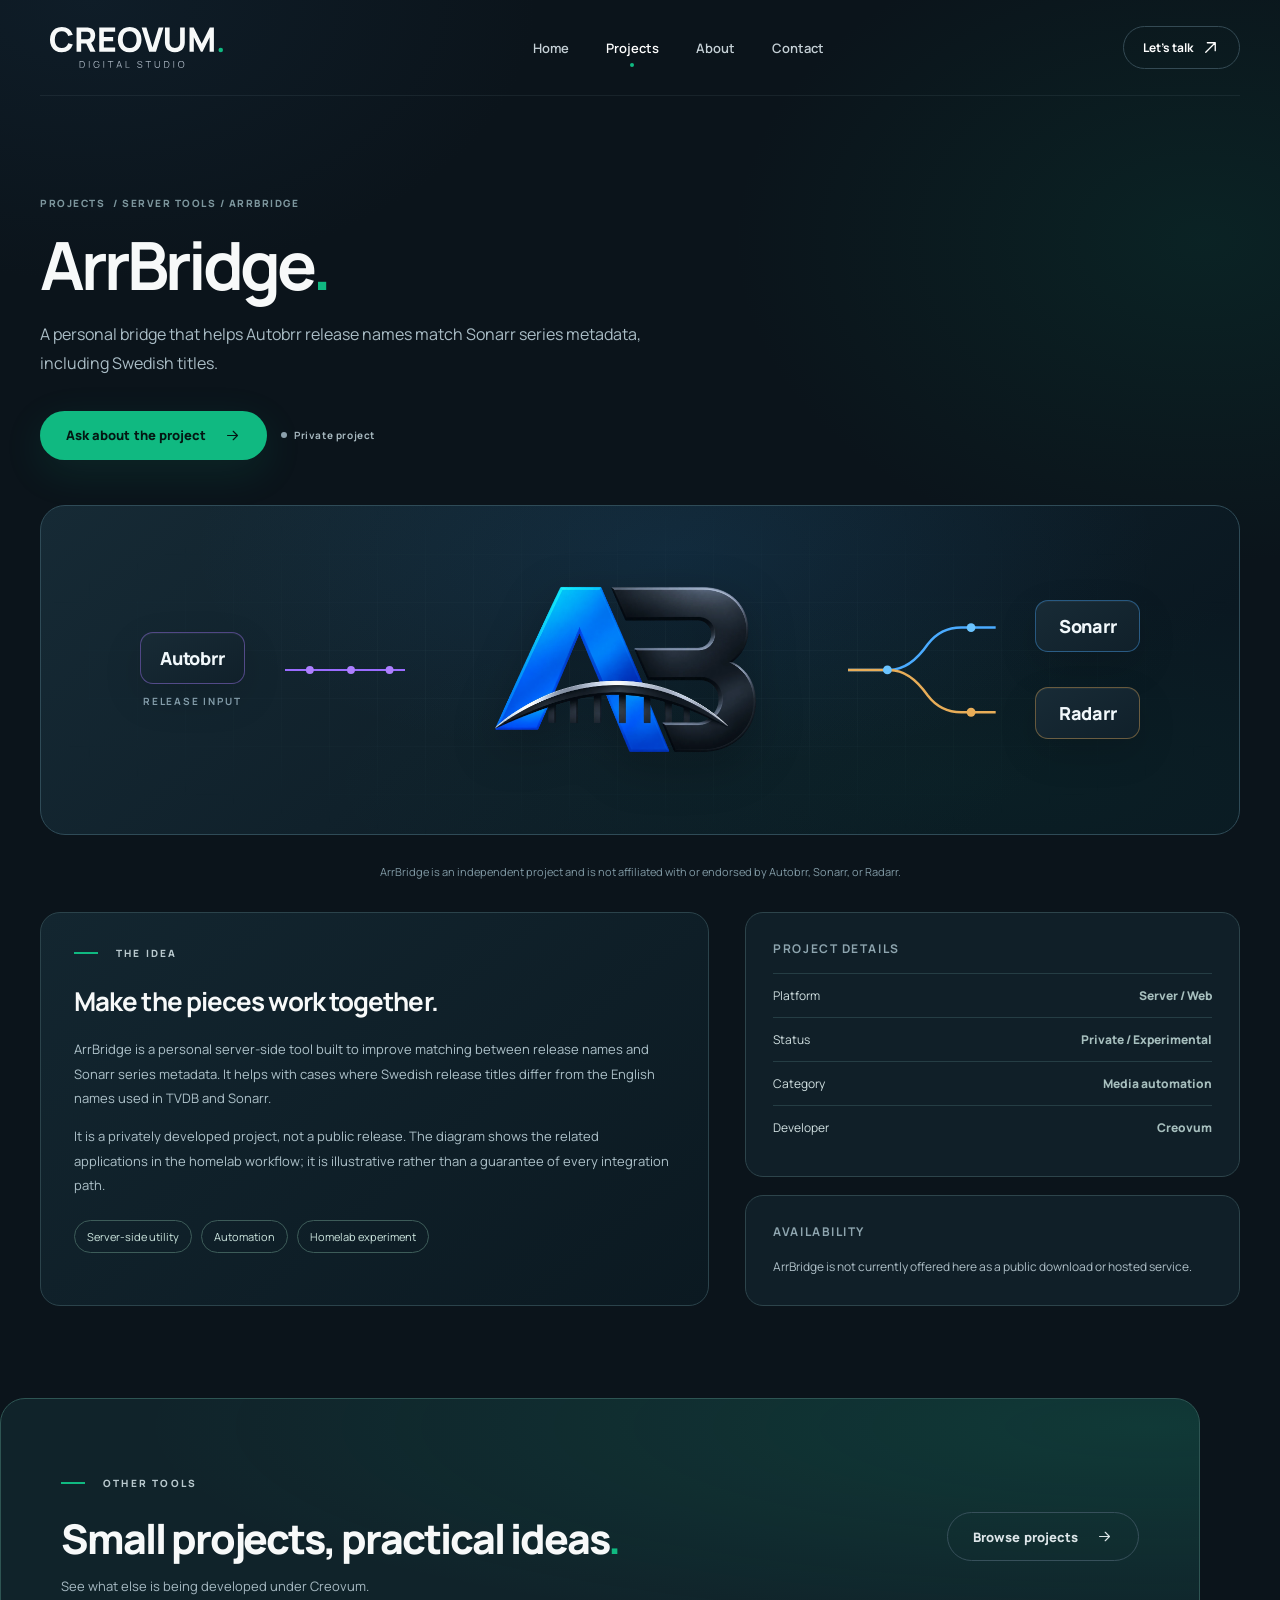
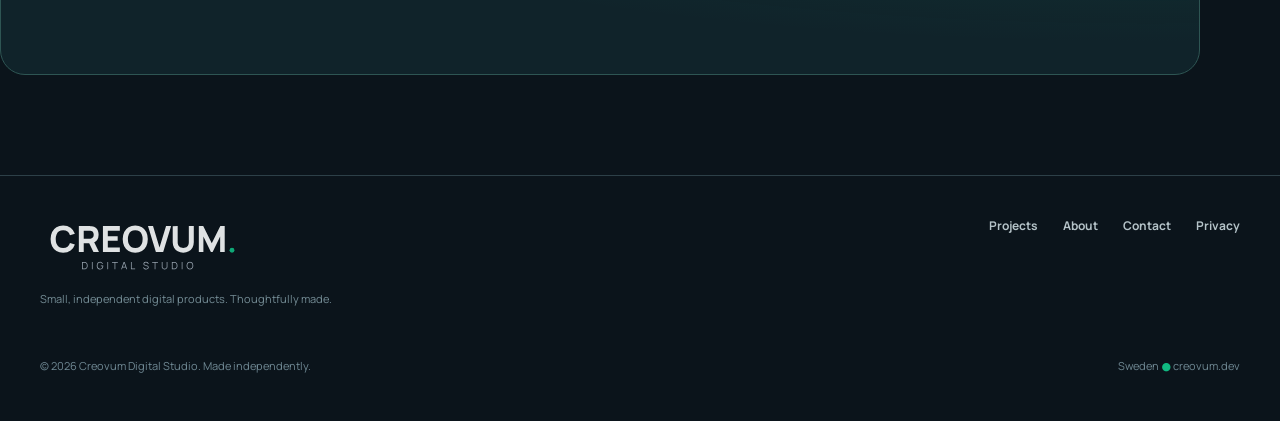
<file: arrbridge.html>
<!DOCTYPE html>

<html lang="en"><head>
<meta charset="utf-8"/><meta content="width=device-width, initial-scale=1" name="viewport"/>
<title>ArrBridge — Creovum Digital Studio</title><meta content="ArrBridge is a private media automation tool for release-name matching between Autobrr and Sonarr." name="description"/>
<meta content="#0B141B" name="theme-color"/><meta content="dark" name="color-scheme"/>
<meta content="website" property="og:type"/><meta content="Creovum Digital Studio" property="og:site_name"/>
<meta content="ArrBridge — Creovum Digital Studio" property="og:title"/><meta content="ArrBridge is a private media automation tool for release-name matching between Autobrr and Sonarr." property="og:description"/>
<link href="assets/brand/creovum_icon_dark.svg" rel="icon" type="image/svg+xml"/>
<link href="assets/style.css" rel="stylesheet"/>
<link href="https://creovum.dev/arrbridge.html" rel="canonical"/><meta content="en_US" property="og:locale"/><meta content="https://creovum.dev/arrbridge.html" property="og:url"/><meta content="https://creovum.dev/assets/social/arrbridge-social.jpg" property="og:image"/><meta content="https://creovum.dev/assets/social/arrbridge-social.jpg" property="og:image:secure_url"/><meta content="image/jpeg" property="og:image:type"/><meta content="1200" property="og:image:width"/><meta content="630" property="og:image:height"/><meta content="ArrBridge — Creovum Digital Studio — dark branded preview" property="og:image:alt"/><meta content="summary_large_image" name="twitter:card"/><meta content="ArrBridge — Creovum Digital Studio" name="twitter:title"/><meta content="ArrBridge is a private media automation tool for release-name matching between Autobrr and Sonarr." name="twitter:description"/><meta content="https://creovum.dev/assets/social/arrbridge-social.jpg" name="twitter:image"/><link href="https://fonts.googleapis.com" rel="preconnect"/><link crossorigin="anonymous" href="https://fonts.gstatic.com" rel="preconnect"/><link href="assets/brand/apple-touch-icon.png" rel="apple-touch-icon" sizes="180x180"/><link href="assets/brand/favicon-64.png" rel="icon" sizes="64x64" type="image/png"/></head><body><a class="skip" href="#main">Skip to content</a><div aria-hidden="true" class="site-bg"></div>
<div class="header-wrap"><header class="header container">
<a aria-label="Creovum Digital Studio — home" class="header-logo" href="index.html"><img alt="Creovum Digital Studio" src="assets/brand/creovum_primary_dark.svg"/></a>
<nav aria-label="Primary navigation" class="desktop-nav"><a href="index.html">Home</a><a aria-current="page" class="active" href="projects.html">Projects</a><a class="" href="about.html">About</a><a class="" href="contact.html">Contact</a></nav>
<a class="nav-cta" href="contact.html">Let's talk <svg aria-hidden="true" class="" fill="none" height="19" stroke="currentColor" stroke-linecap="round" stroke-linejoin="round" stroke-width="1.65" viewbox="0 0 24 24" width="19"><path d="M6 18 18 6M8 6h10v10"></path></svg></a>
<button aria-controls="mobile-nav" aria-expanded="false" aria-label="Open navigation menu" class="menu-button" type="button"><svg aria-hidden="true" class="" fill="none" height="19" stroke="currentColor" stroke-linecap="round" stroke-linejoin="round" stroke-width="1.65" viewbox="0 0 24 24" width="19"><path d="M4 7h16M4 12h16M4 17h16"></path></svg></button>
</header><nav aria-label="Mobile navigation" class="mobile-nav" id="mobile-nav"><a href="index.html">Home</a><a aria-current="page" class="active" href="projects.html">Projects</a><a class="" href="about.html">About</a><a class="" href="contact.html">Contact</a></nav></div>
<main id="main"><section class="container page-hero compact"><div class="bread"><a href="projects.html">Projects</a> / Server tools / ArrBridge</div><h1>ArrBridge<span class="dot-text">.</span></h1><p>A personal bridge that helps Autobrr release names match Sonarr series metadata, including Swedish titles.</p><div class="hero-actions"><a class="btn btn-primary" href="contact.html">Ask about the project <svg aria-hidden="true" class="" fill="none" height="19" stroke="currentColor" stroke-linecap="round" stroke-linejoin="round" stroke-width="1.65" viewbox="0 0 24 24" width="19"><path d="M5 12h14m-6-6 6 6-6 6"></path></svg></a><span class="status private">Private project</span></div></section>
<section class="container">
<div aria-label="ArrBridge integration flow" class="detail-showcase arrbridge-flow-panel">
<div aria-label="Autobrr sends release information to ArrBridge. ArrBridge can then connect to Sonarr and Radarr." class="ab-flow" role="img">
<div class="ab-flow-input">
<div class="ab-flow-app ab-flow-autobrr">Autobrr</div>
<div class="ab-flow-meta">RELEASE INPUT</div>
</div>
<div aria-hidden="true" class="ab-flow-line ab-flow-line-in">
<svg class="ab-horizontal" viewbox="0 0 140 140" xmlns="http://www.w3.org/2000/svg"><path d="M0 70 H140" stroke="#9A6CFF" stroke-width="2.6"></path><g fill="#AD7FFF"><circle cx="29" cy="70" r="4.6"></circle><circle cx="77" cy="70" r="4.6"></circle><circle cx="122" cy="70" r="4.6"></circle></g></svg>
<svg class="ab-vertical" viewbox="0 0 80 70" xmlns="http://www.w3.org/2000/svg"><path d="M40 0 V70" stroke="#9A6CFF" stroke-width="2.6"></path><circle cx="40" cy="33" fill="#AD7FFF" r="4.4"></circle></svg>
</div>
<div class="ab-flow-center">
<img alt="" src="assets/projects/arrbridge-logo-transparent.webp"/>
</div>
<div aria-hidden="true" class="ab-flow-line ab-flow-line-out">
<svg class="ab-horizontal" viewbox="0 0 150 140" xmlns="http://www.w3.org/2000/svg">
<path d="M0 70 H42 Q63 70 81 44 Q94 27 115 27 H150" fill="none" stroke="#4AABFF" stroke-width="2.5"></path>
<path d="M0 70 H42 Q63 70 81 96 Q94 113 115 113 H150" fill="none" stroke="#E8AD58" stroke-width="2.5"></path>
<circle cx="40" cy="70" fill="#6BC4FF" r="4.5"></circle>
<circle cx="125" cy="27" fill="#6BC4FF" r="4.5"></circle>
<circle cx="125" cy="113" fill="#E8AD58" r="4.5"></circle>
</svg>
<svg class="ab-vertical" viewbox="0 0 280 94" xmlns="http://www.w3.org/2000/svg"><path d="M140 0 V35 Q140 48 125 48 H76 Q62 48 62 62 V94" fill="none" stroke="#4AABFF" stroke-width="2.5"></path><path d="M140 35 Q140 48 155 48 H203 Q218 48 218 62 V94" fill="none" stroke="#E8AD58" stroke-width="2.5"></path><circle cx="140" cy="35" fill="#68BDF6" r="4"></circle></svg>
</div>
<div class="ab-flow-output">
<div class="ab-flow-app ab-flow-sonarr">Sonarr</div>
<div class="ab-flow-app ab-flow-radarr">Radarr</div>
</div>
</div>
</div>
<p class="ab-flow-disclaimer">ArrBridge is an independent project and is not affiliated with or endorsed by Autobrr, Sonarr, or Radarr.</p>
<div class="detail-grid"><div class="detail-panel" data-reveal=""><div class="section-label">The idea</div><h2>Make the pieces work together.</h2><p>ArrBridge is a personal server-side tool built to improve matching between release names and Sonarr series metadata. It helps with cases where Swedish release titles differ from the English names used in TVDB and Sonarr.</p><p>It is a privately developed project, not a public release. The diagram shows the related applications in the homelab workflow; it is illustrative rather than a guarantee of every integration path.</p><div class="pill-grid"><span class="pill">Server-side utility</span><span class="pill">Automation</span><span class="pill">Homelab experiment</span></div></div>
<div class="detail-aside"><div class="stat-panel" data-reveal=""><h3>Project details</h3><div class="info-row"><span>Platform</span><strong>Server / Web</strong></div><div class="info-row"><span>Status</span><strong>Private / Experimental</strong></div><div class="info-row"><span>Category</span><strong>Media automation</strong></div><div class="info-row"><span>Developer</span><strong>Creovum</strong></div></div><div class="stat-panel"><h3>Availability</h3><p style="font-size:12px;color:#aebfc7;line-height:1.85;margin:0">ArrBridge is not currently offered here as a public download or hosted service.</p></div></div></div></section>
<section class="container contact-band"><div><div class="section-label">Other tools</div><h2>Small projects, practical ideas<span class="dot-text">.</span></h2><p>See what else is being developed under Creovum.</p></div><a class="btn btn-secondary" href="projects.html">Browse projects <svg aria-hidden="true" class="" fill="none" height="19" stroke="currentColor" stroke-linecap="round" stroke-linejoin="round" stroke-width="1.65" viewbox="0 0 24 24" width="19"><path d="M5 12h14m-6-6 6 6-6 6"></path></svg></a></section></main>
<footer class="footer"><div class="container">
<div class="footer-top"><div><a class="footer-logo" href="index.html"><img alt="Creovum Digital Studio" src="assets/brand/creovum_primary_dark.svg"/></a><p class="footer-small">Small, independent digital products. Thoughtfully made.</p></div>
<nav aria-label="Footer navigation" class="footer-nav"><a href="projects.html">Projects</a><a href="about.html">About</a><a href="contact.html">Contact</a><a href="privacy.html">Privacy</a></nav></div>
<div class="footer-bottom"><span>© <span id="year">2026</span> Creovum Digital Studio. Made independently.</span><span>Sweden <span class="tiny-jade">●</span> creovum.dev</span></div>
</div></footer><script defer="" src="assets/site.js"></script></body></html>
</file>
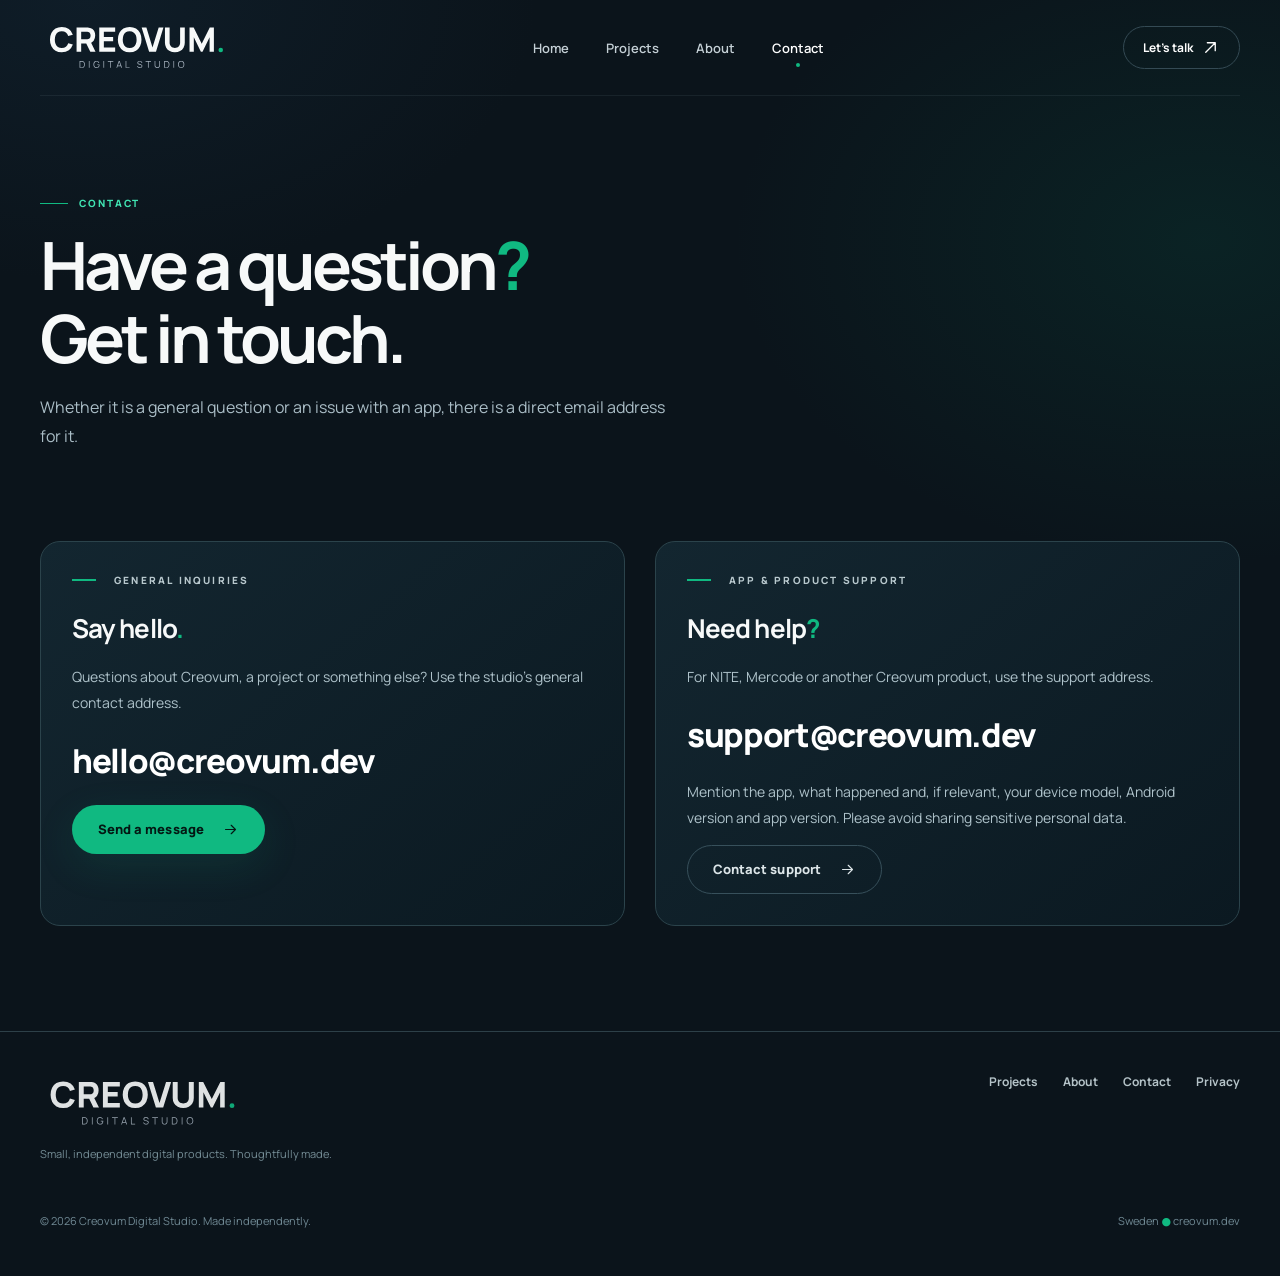
<file: contact.html>
<!DOCTYPE html>

<html lang="en"><head>
<meta charset="utf-8"/><meta content="width=device-width, initial-scale=1" name="viewport"/>
<title>Contact — Creovum Digital Studio</title><meta content="Get in touch with Creovum for project questions, general enquiries or app support." name="description"/>
<meta content="#0B141B" name="theme-color"/><meta content="dark" name="color-scheme"/>
<meta content="website" property="og:type"/><meta content="Creovum Digital Studio" property="og:site_name"/>
<meta content="Contact — Creovum Digital Studio" property="og:title"/><meta content="Get in touch with Creovum for project questions, general enquiries or app support." property="og:description"/>
<link href="assets/brand/creovum_icon_dark.svg" rel="icon" type="image/svg+xml"/>
<link href="assets/style.css" rel="stylesheet"/>
<link href="https://creovum.dev/contact.html" rel="canonical"/><meta content="en_US" property="og:locale"/><meta content="https://creovum.dev/contact.html" property="og:url"/><meta content="https://creovum.dev/assets/social/creovum-social.jpg" property="og:image"/><meta content="https://creovum.dev/assets/social/creovum-social.jpg" property="og:image:secure_url"/><meta content="image/jpeg" property="og:image:type"/><meta content="1200" property="og:image:width"/><meta content="630" property="og:image:height"/><meta content="Contact — Creovum Digital Studio — dark branded preview" property="og:image:alt"/><meta content="summary_large_image" name="twitter:card"/><meta content="Contact — Creovum Digital Studio" name="twitter:title"/><meta content="Get in touch with Creovum for project questions, general enquiries or app support." name="twitter:description"/><meta content="https://creovum.dev/assets/social/creovum-social.jpg" name="twitter:image"/><link href="https://fonts.googleapis.com" rel="preconnect"/><link crossorigin="anonymous" href="https://fonts.gstatic.com" rel="preconnect"/><link href="assets/brand/apple-touch-icon.png" rel="apple-touch-icon" sizes="180x180"/><link href="assets/brand/favicon-64.png" rel="icon" sizes="64x64" type="image/png"/></head><body><a class="skip" href="#main">Skip to content</a><div aria-hidden="true" class="site-bg"></div>
<div class="header-wrap"><header class="header container">
<a aria-label="Creovum Digital Studio — home" class="header-logo" href="index.html"><img alt="Creovum Digital Studio" src="assets/brand/creovum_primary_dark.svg"/></a>
<nav aria-label="Primary navigation" class="desktop-nav"><a href="index.html">Home</a><a class="" href="projects.html">Projects</a><a class="" href="about.html">About</a><a aria-current="page" class="active" href="contact.html">Contact</a></nav>
<a class="nav-cta" href="contact.html">Let's talk <svg aria-hidden="true" class="" fill="none" height="19" stroke="currentColor" stroke-linecap="round" stroke-linejoin="round" stroke-width="1.65" viewbox="0 0 24 24" width="19"><path d="M6 18 18 6M8 6h10v10"></path></svg></a>
<button aria-controls="mobile-nav" aria-expanded="false" aria-label="Open navigation menu" class="menu-button" type="button"><svg aria-hidden="true" class="" fill="none" height="19" stroke="currentColor" stroke-linecap="round" stroke-linejoin="round" stroke-width="1.65" viewbox="0 0 24 24" width="19"><path d="M4 7h16M4 12h16M4 17h16"></path></svg></button>
</header><nav aria-label="Mobile navigation" class="mobile-nav" id="mobile-nav"><a href="index.html">Home</a><a class="" href="projects.html">Projects</a><a class="" href="about.html">About</a><a aria-current="page" class="active" href="contact.html">Contact</a></nav></div>
<main id="main"><section class="container page-hero"><div class="eyebrow">Contact</div><h1>Have a question<span class="dot-text">?</span><br/>Get in touch.</h1><p>Whether it is a general question or an issue with an app, there is a direct email address for it.</p></section>
<section aria-label="Contact options" class="container contact-detail">
<div class="detail-panel" data-reveal="">
<div class="section-label">General inquiries</div>
<h2>Say hello<span class="dot-text">.</span></h2>
<p>Questions about Creovum, a project or something else? Use the studio's general contact address.</p>
<p><a class="contact-address" href="mailto:hello@creovum.dev">hello@creovum.dev</a></p>
<a class="btn btn-primary" href="mailto:hello@creovum.dev?subject=Hello%20Creovum">Send a message <svg aria-hidden="true" class="" fill="none" height="19" stroke="currentColor" stroke-linecap="round" stroke-linejoin="round" stroke-width="1.65" viewbox="0 0 24 24" width="19"><path d="M5 12h14m-6-6 6 6-6 6"></path></svg></a>
</div>
<div class="detail-panel" data-reveal="">
<div class="section-label">App &amp; product support</div>
<h2>Need help<span class="dot-text">?</span></h2>
<p>For NITE, Mercode or another Creovum product, use the support address.</p>
<p><a class="contact-address" href="mailto:support@creovum.dev">support@creovum.dev</a></p>
<p>Mention the app, what happened and, if relevant, your device model, Android version and app version. Please avoid sharing sensitive personal data.</p>
<a class="btn btn-secondary" href="mailto:support@creovum.dev?subject=Creovum%20support">Contact support <svg aria-hidden="true" class="" fill="none" height="19" stroke="currentColor" stroke-linecap="round" stroke-linejoin="round" stroke-width="1.65" viewbox="0 0 24 24" width="19"><path d="M5 12h14m-6-6 6 6-6 6"></path></svg></a>
</div></section></main>
<footer class="footer"><div class="container">
<div class="footer-top"><div><a class="footer-logo" href="index.html"><img alt="Creovum Digital Studio" src="assets/brand/creovum_primary_dark.svg"/></a><p class="footer-small">Small, independent digital products. Thoughtfully made.</p></div>
<nav aria-label="Footer navigation" class="footer-nav"><a href="projects.html">Projects</a><a href="about.html">About</a><a href="contact.html">Contact</a><a href="privacy.html">Privacy</a></nav></div>
<div class="footer-bottom"><span>© <span id="year">2026</span> Creovum Digital Studio. Made independently.</span><span>Sweden <span class="tiny-jade">●</span> creovum.dev</span></div>
</div></footer><script defer="" src="assets/site.js"></script></body></html>
</file>
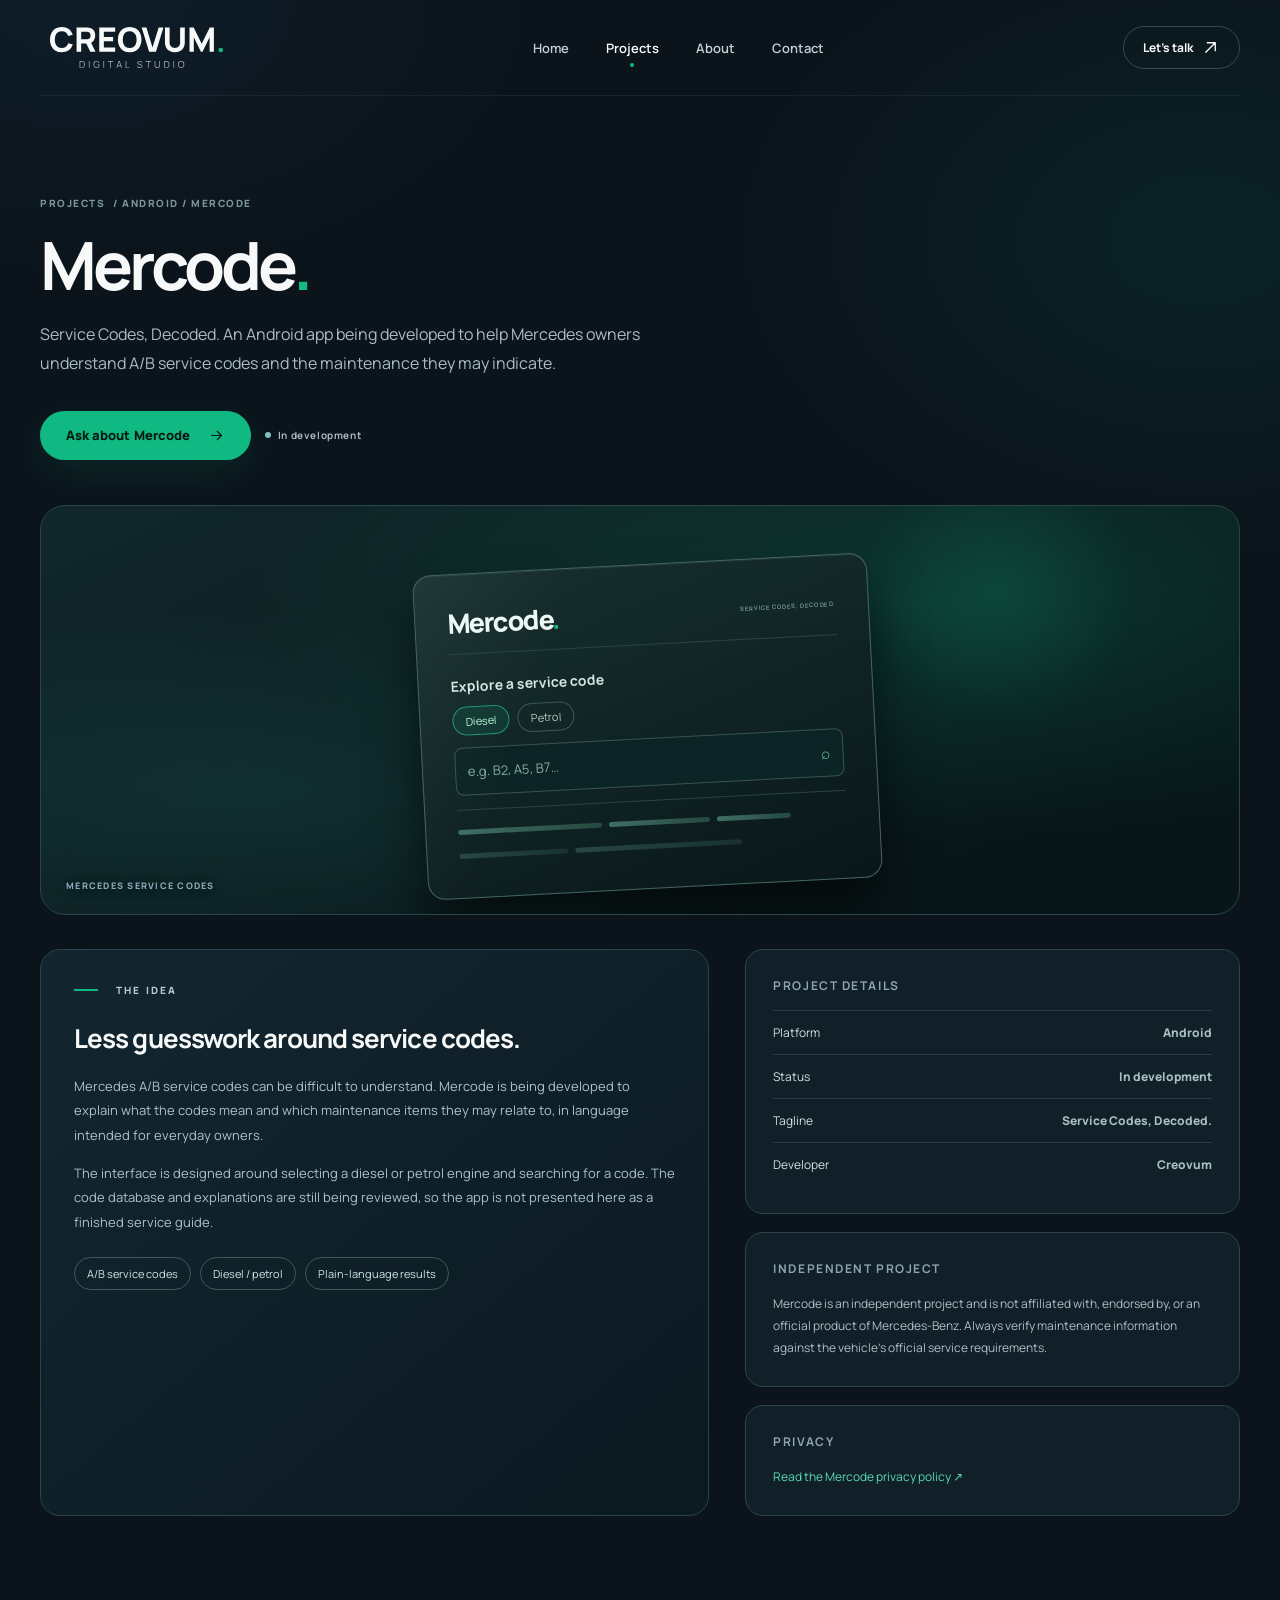
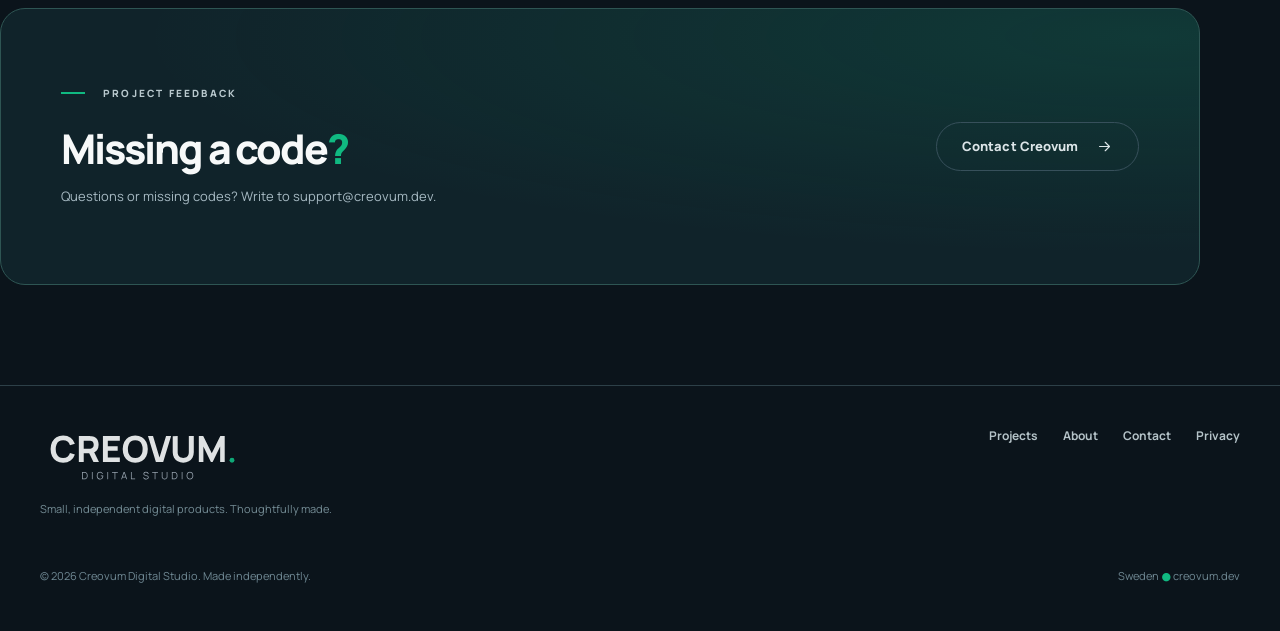
<file: mercode.html>
<!DOCTYPE html>

<html lang="en"><head>
<meta charset="utf-8"/><meta content="width=device-width, initial-scale=1" name="viewport"/>
<title>Mercode — Creovum Digital Studio</title><meta content="Mercode helps Mercedes owners understand A/B service codes and related maintenance information." name="description"/>
<meta content="#0B141B" name="theme-color"/><meta content="dark" name="color-scheme"/>
<meta content="website" property="og:type"/><meta content="Creovum Digital Studio" property="og:site_name"/>
<meta content="Mercode — Creovum Digital Studio" property="og:title"/><meta content="Mercode helps Mercedes owners understand A/B service codes and related maintenance information." property="og:description"/>
<link href="assets/brand/creovum_icon_dark.svg" rel="icon" type="image/svg+xml"/>
<link href="assets/style.css" rel="stylesheet"/>
<link href="https://creovum.dev/mercode.html" rel="canonical"/><meta content="en_US" property="og:locale"/><meta content="https://creovum.dev/mercode.html" property="og:url"/><meta content="https://creovum.dev/assets/social/mercode-social.jpg" property="og:image"/><meta content="https://creovum.dev/assets/social/mercode-social.jpg" property="og:image:secure_url"/><meta content="image/jpeg" property="og:image:type"/><meta content="1200" property="og:image:width"/><meta content="630" property="og:image:height"/><meta content="Mercode — Creovum Digital Studio — dark branded preview" property="og:image:alt"/><meta content="summary_large_image" name="twitter:card"/><meta content="Mercode — Creovum Digital Studio" name="twitter:title"/><meta content="Mercode helps Mercedes owners understand A/B service codes and related maintenance information." name="twitter:description"/><meta content="https://creovum.dev/assets/social/mercode-social.jpg" name="twitter:image"/><link href="https://fonts.googleapis.com" rel="preconnect"/><link crossorigin="anonymous" href="https://fonts.gstatic.com" rel="preconnect"/><link href="assets/brand/apple-touch-icon.png" rel="apple-touch-icon" sizes="180x180"/><link href="assets/brand/favicon-64.png" rel="icon" sizes="64x64" type="image/png"/></head><body class="creovum-v24"><a class="skip" href="#main">Skip to content</a><div aria-hidden="true" class="site-bg"></div>
<div class="header-wrap"><header class="header container">
<a aria-label="Creovum Digital Studio — home" class="header-logo" href="index.html"><img alt="Creovum Digital Studio" src="assets/brand/creovum_primary_dark.svg"/></a>
<nav aria-label="Primary navigation" class="desktop-nav"><a href="index.html">Home</a><a aria-current="page" class="active" href="projects.html">Projects</a><a class="" href="about.html">About</a><a class="" href="contact.html">Contact</a></nav>
<a class="nav-cta" href="contact.html">Let's talk <svg aria-hidden="true" class="" fill="none" height="19" stroke="currentColor" stroke-linecap="round" stroke-linejoin="round" stroke-width="1.65" viewbox="0 0 24 24" width="19"><path d="M6 18 18 6M8 6h10v10"></path></svg></a>
<button aria-controls="mobile-nav" aria-expanded="false" aria-label="Open navigation menu" class="menu-button" type="button"><svg aria-hidden="true" class="" fill="none" height="19" stroke="currentColor" stroke-linecap="round" stroke-linejoin="round" stroke-width="1.65" viewbox="0 0 24 24" width="19"><path d="M4 7h16M4 12h16M4 17h16"></path></svg></button>
</header><nav aria-label="Mobile navigation" class="mobile-nav" id="mobile-nav"><a href="index.html">Home</a><a aria-current="page" class="active" href="projects.html">Projects</a><a class="" href="about.html">About</a><a class="" href="contact.html">Contact</a></nav></div>
<main id="main"><section class="container page-hero compact"><div class="bread"><a href="projects.html">Projects</a> / Android / Mercode</div><h1>Mercode<span class="dot-text">.</span></h1><p>Service Codes, Decoded. An Android app being developed to help Mercedes owners understand A/B service codes and the maintenance they may indicate.</p><div class="hero-actions"><a class="btn btn-primary" href="mailto:support@creovum.dev?subject=Mercode%20question">Ask about Mercode <svg aria-hidden="true" class="" fill="none" height="19" stroke="currentColor" stroke-linecap="round" stroke-linejoin="round" stroke-width="1.65" viewbox="0 0 24 24" width="19"><path d="M5 12h14m-6-6 6 6-6 6"></path></svg></a><span class="status dev">In development</span></div></section>
<section class="container"><div aria-label="Illustrative Mercode interface concept" class="detail-showcase mercode-art premium-showcase">
<div class="art-grid"></div><div class="merc-aura"></div>
<div class="merc-board">
<div class="merc-board-header"><span>Mercode<span class="jade-punct">.</span></span><small>SERVICE CODES, DECODED.</small></div>
<div class="merc-board-title">Explore a service code</div>
<div class="merc-board-engines"><span class="active">Diesel</span><span>Petrol</span></div>
<div class="merc-board-search">e.g. B2, A5, B7… <span>⌕</span></div>
<div class="merc-board-divider"></div>
<div class="merc-board-line"><i></i><i></i><i></i></div>
<div class="merc-board-line secondary"><i></i><i></i></div>
</div><span class="art-preview-label">MERCEDES SERVICE CODES</span></div><div class="detail-grid"><div class="detail-panel" data-reveal=""><div class="section-label">The idea</div><h2>Less guesswork around service codes.</h2><p>Mercedes A/B service codes can be difficult to understand. Mercode is being developed to explain what the codes mean and which maintenance items they may relate to, in language intended for everyday owners.</p><p>The interface is designed around selecting a diesel or petrol engine and searching for a code. The code database and explanations are still being reviewed, so the app is not presented here as a finished service guide.</p><div class="pill-grid"><span class="pill">A/B service codes</span><span class="pill">Diesel / petrol</span><span class="pill">Plain-language results</span></div></div>
<div class="detail-aside"><div class="stat-panel" data-reveal=""><h3>Project details</h3><div class="info-row"><span>Platform</span><strong>Android</strong></div><div class="info-row"><span>Status</span><strong>In development</strong></div><div class="info-row"><span>Tagline</span><strong>Service Codes, Decoded.</strong></div><div class="info-row"><span>Developer</span><strong>Creovum</strong></div></div><div class="stat-panel"><h3>Independent project</h3><p style="font-size:12px;color:#aebfc7;line-height:1.85;margin:0">Mercode is an independent project and is not affiliated with, endorsed by, or an official product of Mercedes-Benz. Always verify maintenance information against the vehicle's official service requirements.</p></div><div class="stat-panel"><h3>Privacy</h3><p class="app-policy-copy"><a href="https://creovum.dev/mercode/privacy-policy/" rel="noopener noreferrer" target="_blank">Read the Mercode privacy policy ↗</a></p></div></div></div></section>
<section class="container contact-band"><div><div class="section-label">Project feedback</div><h2>Missing a code<span class="dot-text">?</span></h2><p>Questions or missing codes? Write to support@creovum.dev.</p></div><a class="btn btn-secondary" href="mailto:support@creovum.dev?subject=Mercode%20question">Contact Creovum <svg aria-hidden="true" class="" fill="none" height="19" stroke="currentColor" stroke-linecap="round" stroke-linejoin="round" stroke-width="1.65" viewbox="0 0 24 24" width="19"><path d="M5 12h14m-6-6 6 6-6 6"></path></svg></a></section></main>
<footer class="footer"><div class="container">
<div class="footer-top"><div><a class="footer-logo" href="index.html"><img alt="Creovum Digital Studio" src="assets/brand/creovum_primary_dark.svg"/></a><p class="footer-small">Small, independent digital products. Thoughtfully made.</p></div>
<nav aria-label="Footer navigation" class="footer-nav"><a href="projects.html">Projects</a><a href="about.html">About</a><a href="contact.html">Contact</a><a href="privacy.html">Privacy</a></nav></div>
<div class="footer-bottom"><span>© <span id="year">2026</span> Creovum Digital Studio. Made independently.</span><span>Sweden <span class="tiny-jade">●</span> creovum.dev</span></div>
</div></footer><script defer="" src="assets/site.js"></script></body></html>
</file>
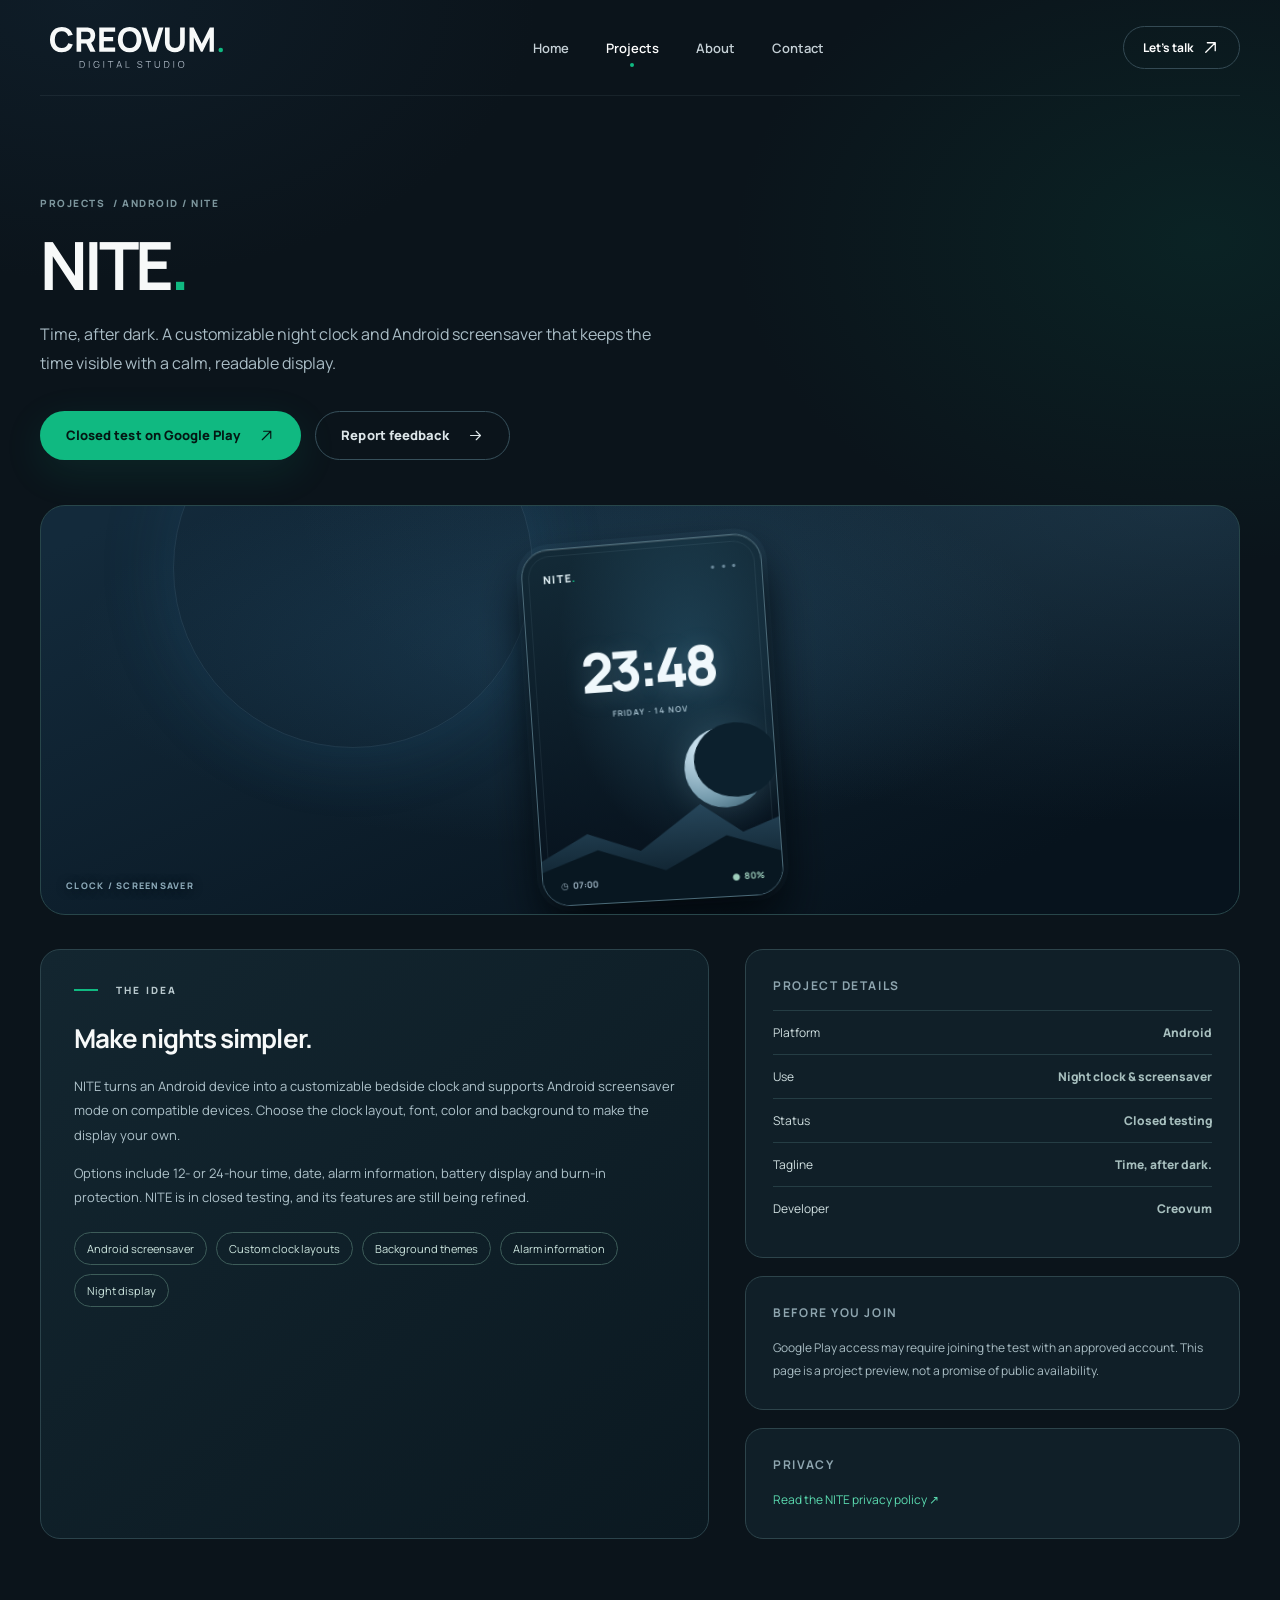
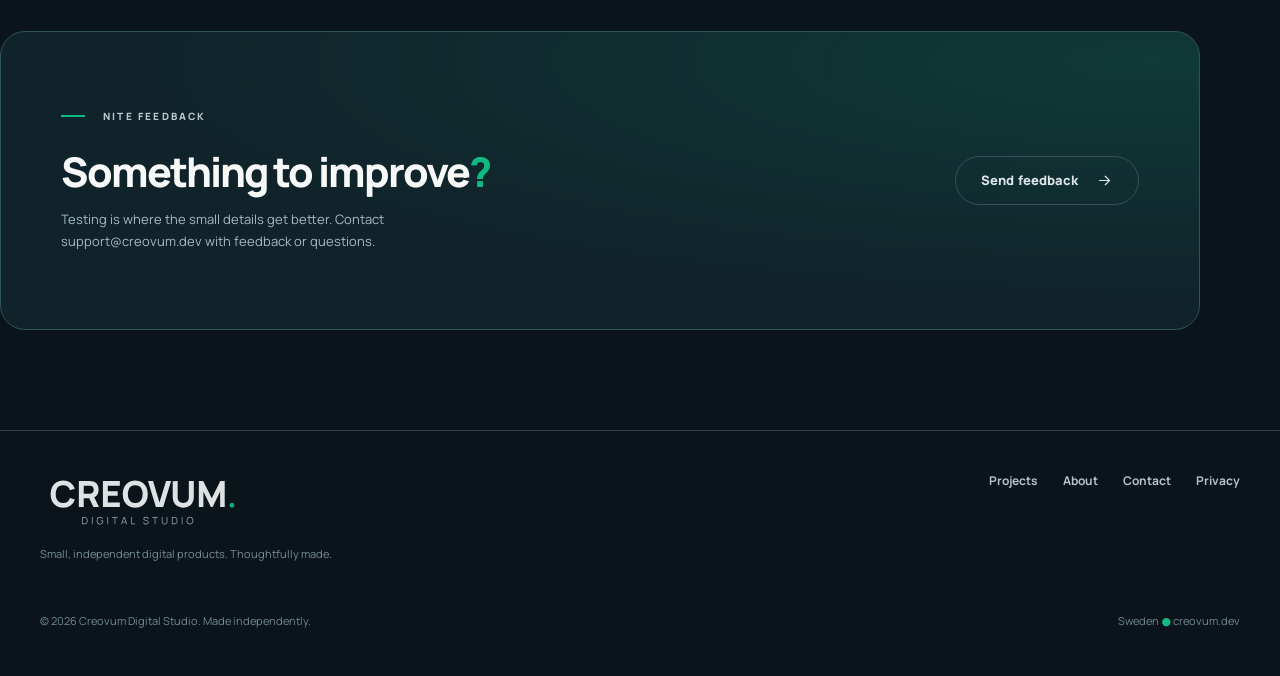
<file: nite.html>
<!DOCTYPE html>

<html lang="en"><head>
<meta charset="utf-8"/><meta content="width=device-width, initial-scale=1" name="viewport"/>
<title>NITE — Creovum Digital Studio</title><meta content="NITE is a customizable Android night clock and screensaver. Time, after dark." name="description"/>
<meta content="#0B141B" name="theme-color"/><meta content="dark" name="color-scheme"/>
<meta content="website" property="og:type"/><meta content="Creovum Digital Studio" property="og:site_name"/>
<meta content="NITE — Creovum Digital Studio" property="og:title"/><meta content="NITE is a customizable Android night clock and screensaver. Time, after dark." property="og:description"/>
<link href="assets/brand/creovum_icon_dark.svg" rel="icon" type="image/svg+xml"/>
<link href="assets/style.css" rel="stylesheet"/>
<link href="https://creovum.dev/nite.html" rel="canonical"/><meta content="en_US" property="og:locale"/><meta content="https://creovum.dev/nite.html" property="og:url"/><meta content="https://creovum.dev/assets/social/nite-social.jpg" property="og:image"/><meta content="https://creovum.dev/assets/social/nite-social.jpg" property="og:image:secure_url"/><meta content="image/jpeg" property="og:image:type"/><meta content="1200" property="og:image:width"/><meta content="630" property="og:image:height"/><meta content="NITE — Creovum Digital Studio — dark branded preview" property="og:image:alt"/><meta content="summary_large_image" name="twitter:card"/><meta content="NITE — Creovum Digital Studio" name="twitter:title"/><meta content="NITE is a customizable Android night clock and screensaver. Time, after dark." name="twitter:description"/><meta content="https://creovum.dev/assets/social/nite-social.jpg" name="twitter:image"/><link href="https://fonts.googleapis.com" rel="preconnect"/><link crossorigin="anonymous" href="https://fonts.gstatic.com" rel="preconnect"/><link href="assets/brand/apple-touch-icon.png" rel="apple-touch-icon" sizes="180x180"/><link href="assets/brand/favicon-64.png" rel="icon" sizes="64x64" type="image/png"/></head><body class="creovum-v24"><a class="skip" href="#main">Skip to content</a><div aria-hidden="true" class="site-bg"></div>
<div class="header-wrap"><header class="header container">
<a aria-label="Creovum Digital Studio — home" class="header-logo" href="index.html"><img alt="Creovum Digital Studio" src="assets/brand/creovum_primary_dark.svg"/></a>
<nav aria-label="Primary navigation" class="desktop-nav"><a href="index.html">Home</a><a aria-current="page" class="active" href="projects.html">Projects</a><a class="" href="about.html">About</a><a class="" href="contact.html">Contact</a></nav>
<a class="nav-cta" href="contact.html">Let's talk <svg aria-hidden="true" class="" fill="none" height="19" stroke="currentColor" stroke-linecap="round" stroke-linejoin="round" stroke-width="1.65" viewbox="0 0 24 24" width="19"><path d="M6 18 18 6M8 6h10v10"></path></svg></a>
<button aria-controls="mobile-nav" aria-expanded="false" aria-label="Open navigation menu" class="menu-button" type="button"><svg aria-hidden="true" class="" fill="none" height="19" stroke="currentColor" stroke-linecap="round" stroke-linejoin="round" stroke-width="1.65" viewbox="0 0 24 24" width="19"><path d="M4 7h16M4 12h16M4 17h16"></path></svg></button>
</header><nav aria-label="Mobile navigation" class="mobile-nav" id="mobile-nav"><a href="index.html">Home</a><a aria-current="page" class="active" href="projects.html">Projects</a><a class="" href="about.html">About</a><a class="" href="contact.html">Contact</a></nav></div>
<main id="main"><section class="container page-hero compact"><div class="bread"><a href="projects.html">Projects</a> / Android / NITE</div><h1>NITE<span class="dot-text">.</span></h1><p>Time, after dark. A customizable night clock and Android screensaver that keeps the time visible with a calm, readable display.</p><div class="hero-actions"><a class="btn btn-primary" href="https://play.google.com/apps/testing/com.creovum.nite" rel="noopener noreferrer" target="_blank">Closed test on Google Play <svg aria-hidden="true" class="" fill="none" height="19" stroke="currentColor" stroke-linecap="round" stroke-linejoin="round" stroke-width="1.65" viewbox="0 0 24 24" width="19"><path d="M6 18 18 6M8 6h10v10"></path></svg></a><a class="btn btn-secondary" href="mailto:support@creovum.dev?subject=NITE%20feedback">Report feedback <svg aria-hidden="true" class="" fill="none" height="19" stroke="currentColor" stroke-linecap="round" stroke-linejoin="round" stroke-width="1.65" viewbox="0 0 24 24" width="19"><path d="M5 12h14m-6-6 6 6-6 6"></path></svg></a></div></section>
<section class="container"><div aria-label="Illustrative NITE clock concept" class="detail-showcase nite-art premium-showcase">
<div class="art-grid"></div><div class="nite-halo"></div>
<div class="nite-panel">
<div class="nite-panel-bar"><span class="nite-mini-logo">NITE<span>.</span></span><span class="nite-mini-dots">•••</span></div>
<div class="nite-display-time">23:48</div><div class="nite-display-date">FRIDAY · 14 NOV</div>
<div class="nite-display-moon"></div><div class="nite-display-mountains"></div>
<div class="nite-panel-bottom"><span>◷  07:00</span><span>●  80%</span></div>
</div><span class="art-preview-label">CLOCK / SCREENSAVER</span></div><div class="detail-grid"><div class="detail-panel" data-reveal=""><div class="section-label">The idea</div><h2>Make nights simpler.</h2><p>NITE turns an Android device into a customizable bedside clock and supports Android screensaver mode on compatible devices. Choose the clock layout, font, color and background to make the display your own.</p><p>Options include 12- or 24-hour time, date, alarm information, battery display and burn-in protection. NITE is in closed testing, and its features are still being refined.</p><div class="pill-grid"><span class="pill">Android screensaver</span><span class="pill">Custom clock layouts</span><span class="pill">Background themes</span><span class="pill">Alarm information</span><span class="pill">Night display</span></div></div>
<div class="detail-aside"><div class="stat-panel" data-reveal=""><h3>Project details</h3><div class="info-row"><span>Platform</span><strong>Android</strong></div><div class="info-row"><span>Use</span><strong>Night clock &amp; screensaver</strong></div><div class="info-row"><span>Status</span><strong>Closed testing</strong></div><div class="info-row"><span>Tagline</span><strong>Time, after dark.</strong></div><div class="info-row"><span>Developer</span><strong>Creovum</strong></div></div><div class="stat-panel"><h3>Before you join</h3><p style="color:#a9bdc4;font-size:12px;line-height:1.9;margin:0">Google Play access may require joining the test with an approved account. This page is a project preview, not a promise of public availability.</p></div><div class="stat-panel"><h3>Privacy</h3><p class="app-policy-copy"><a href="https://creovum.dev/nite/privacy-policy/" rel="noopener noreferrer" target="_blank">Read the NITE privacy policy ↗</a></p></div></div></div></section>
<section class="container contact-band"><div><div class="section-label">NITE feedback</div><h2>Something to improve<span class="dot-text">?</span></h2><p>Testing is where the small details get better. Contact support@creovum.dev with feedback or questions.</p></div><a class="btn btn-secondary" href="mailto:support@creovum.dev?subject=NITE%20feedback">Send feedback <svg aria-hidden="true" class="" fill="none" height="19" stroke="currentColor" stroke-linecap="round" stroke-linejoin="round" stroke-width="1.65" viewbox="0 0 24 24" width="19"><path d="M5 12h14m-6-6 6 6-6 6"></path></svg></a></section></main>
<footer class="footer"><div class="container">
<div class="footer-top"><div><a class="footer-logo" href="index.html"><img alt="Creovum Digital Studio" src="assets/brand/creovum_primary_dark.svg"/></a><p class="footer-small">Small, independent digital products. Thoughtfully made.</p></div>
<nav aria-label="Footer navigation" class="footer-nav"><a href="projects.html">Projects</a><a href="about.html">About</a><a href="contact.html">Contact</a><a href="privacy.html">Privacy</a></nav></div>
<div class="footer-bottom"><span>© <span id="year">2026</span> Creovum Digital Studio. Made independently.</span><span>Sweden <span class="tiny-jade">●</span> creovum.dev</span></div>
</div></footer><script defer="" src="assets/site.js"></script></body></html>
</file>
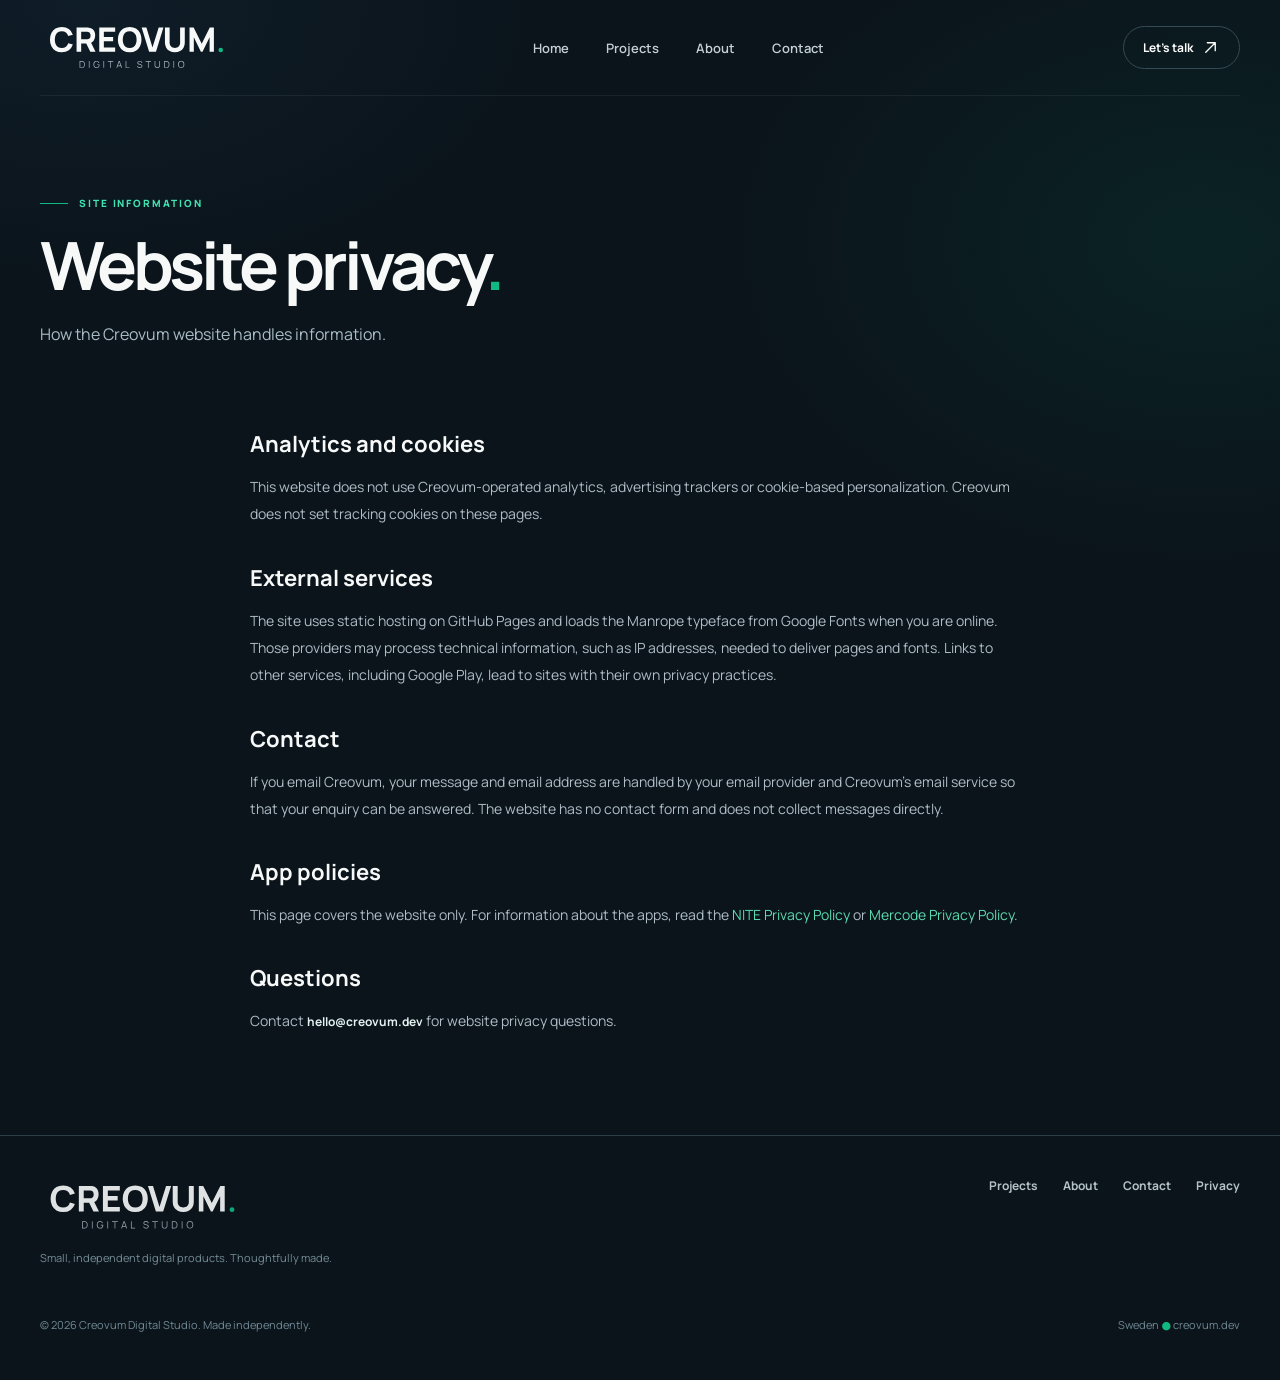
<file: privacy.html>
<!DOCTYPE html>

<html lang="en"><head>
<meta charset="utf-8"/><meta content="width=device-width, initial-scale=1" name="viewport"/>
<title>Privacy — Creovum Digital Studio</title><meta content="Learn how the Creovum website handles cookies, external fonts and email contact." name="description"/>
<meta content="#0B141B" name="theme-color"/><meta content="dark" name="color-scheme"/>
<meta content="website" property="og:type"/><meta content="Creovum Digital Studio" property="og:site_name"/>
<meta content="Website Privacy — Creovum Digital Studio" property="og:title"/><meta content="Learn how the Creovum website handles cookies, external fonts and email contact." property="og:description"/>
<link href="assets/brand/creovum_icon_dark.svg" rel="icon" type="image/svg+xml"/>
<link href="assets/style.css" rel="stylesheet"/>
<link href="https://creovum.dev/privacy.html" rel="canonical"/><meta content="en_US" property="og:locale"/><meta content="https://creovum.dev/privacy.html" property="og:url"/><meta content="https://creovum.dev/assets/social/creovum-social.jpg" property="og:image"/><meta content="https://creovum.dev/assets/social/creovum-social.jpg" property="og:image:secure_url"/><meta content="image/jpeg" property="og:image:type"/><meta content="1200" property="og:image:width"/><meta content="630" property="og:image:height"/><meta content="Website Privacy — Creovum Digital Studio — dark branded preview" property="og:image:alt"/><meta content="summary_large_image" name="twitter:card"/><meta content="Website Privacy — Creovum Digital Studio" name="twitter:title"/><meta content="Learn how the Creovum website handles cookies, external fonts and email contact." name="twitter:description"/><meta content="https://creovum.dev/assets/social/creovum-social.jpg" name="twitter:image"/><link href="https://fonts.googleapis.com" rel="preconnect"/><link crossorigin="anonymous" href="https://fonts.gstatic.com" rel="preconnect"/><link href="assets/brand/apple-touch-icon.png" rel="apple-touch-icon" sizes="180x180"/><link href="assets/brand/favicon-64.png" rel="icon" sizes="64x64" type="image/png"/></head><body><a class="skip" href="#main">Skip to content</a><div aria-hidden="true" class="site-bg"></div>
<div class="header-wrap"><header class="header container">
<a aria-label="Creovum Digital Studio — home" class="header-logo" href="index.html"><img alt="Creovum Digital Studio" src="assets/brand/creovum_primary_dark.svg"/></a>
<nav aria-label="Primary navigation" class="desktop-nav"><a href="index.html">Home</a><a class="" href="projects.html">Projects</a><a class="" href="about.html">About</a><a class="" href="contact.html">Contact</a></nav>
<a class="nav-cta" href="contact.html">Let's talk <svg aria-hidden="true" class="" fill="none" height="19" stroke="currentColor" stroke-linecap="round" stroke-linejoin="round" stroke-width="1.65" viewbox="0 0 24 24" width="19"><path d="M6 18 18 6M8 6h10v10"></path></svg></a>
<button aria-controls="mobile-nav" aria-expanded="false" aria-label="Open navigation menu" class="menu-button" type="button"><svg aria-hidden="true" class="" fill="none" height="19" stroke="currentColor" stroke-linecap="round" stroke-linejoin="round" stroke-width="1.65" viewbox="0 0 24 24" width="19"><path d="M4 7h16M4 12h16M4 17h16"></path></svg></button>
</header><nav aria-label="Mobile navigation" class="mobile-nav" id="mobile-nav"><a href="index.html">Home</a><a class="" href="projects.html">Projects</a><a class="" href="about.html">About</a><a class="" href="contact.html">Contact</a></nav></div>
<main id="main"><section class="container page-hero compact"><div class="eyebrow">Site information</div><h1>Website privacy<span class="dot-text">.</span></h1><p>How the Creovum website handles information.</p></section>
<section class="container privacy-content"><h2>Analytics and cookies</h2><p>This website does not use Creovum-operated analytics, advertising trackers or cookie-based personalization. Creovum does not set tracking cookies on these pages.</p>
<h2>External services</h2><p>The site uses static hosting on GitHub Pages and loads the Manrope typeface from Google Fonts when you are online. Those providers may process technical information, such as IP addresses, needed to deliver pages and fonts. Links to other services, including Google Play, lead to sites with their own privacy practices.</p>
<h2>Contact</h2><p>If you email Creovum, your message and email address are handled by your email provider and Creovum's email service so that your enquiry can be answered. The website has no contact form and does not collect messages directly.</p>
<h2>App policies</h2><p>This page covers the website only. For information about the apps, read the <a href="https://creovum.dev/nite/privacy-policy/">NITE Privacy Policy</a> or <a href="https://creovum.dev/mercode/privacy-policy/">Mercode Privacy Policy</a>.</p>
<h2>Questions</h2><p>Contact <a class="text-link" href="mailto:hello@creovum.dev">hello@creovum.dev</a> for website privacy questions.</p></section></main>
<footer class="footer"><div class="container">
<div class="footer-top"><div><a class="footer-logo" href="index.html"><img alt="Creovum Digital Studio" src="assets/brand/creovum_primary_dark.svg"/></a><p class="footer-small">Small, independent digital products. Thoughtfully made.</p></div>
<nav aria-label="Footer navigation" class="footer-nav"><a href="projects.html">Projects</a><a href="about.html">About</a><a href="contact.html">Contact</a><a href="privacy.html">Privacy</a></nav></div>
<div class="footer-bottom"><span>© <span id="year">2026</span> Creovum Digital Studio. Made independently.</span><span>Sweden <span class="tiny-jade">●</span> creovum.dev</span></div>
</div></footer><script defer="" src="assets/site.js"></script></body></html>
</file>
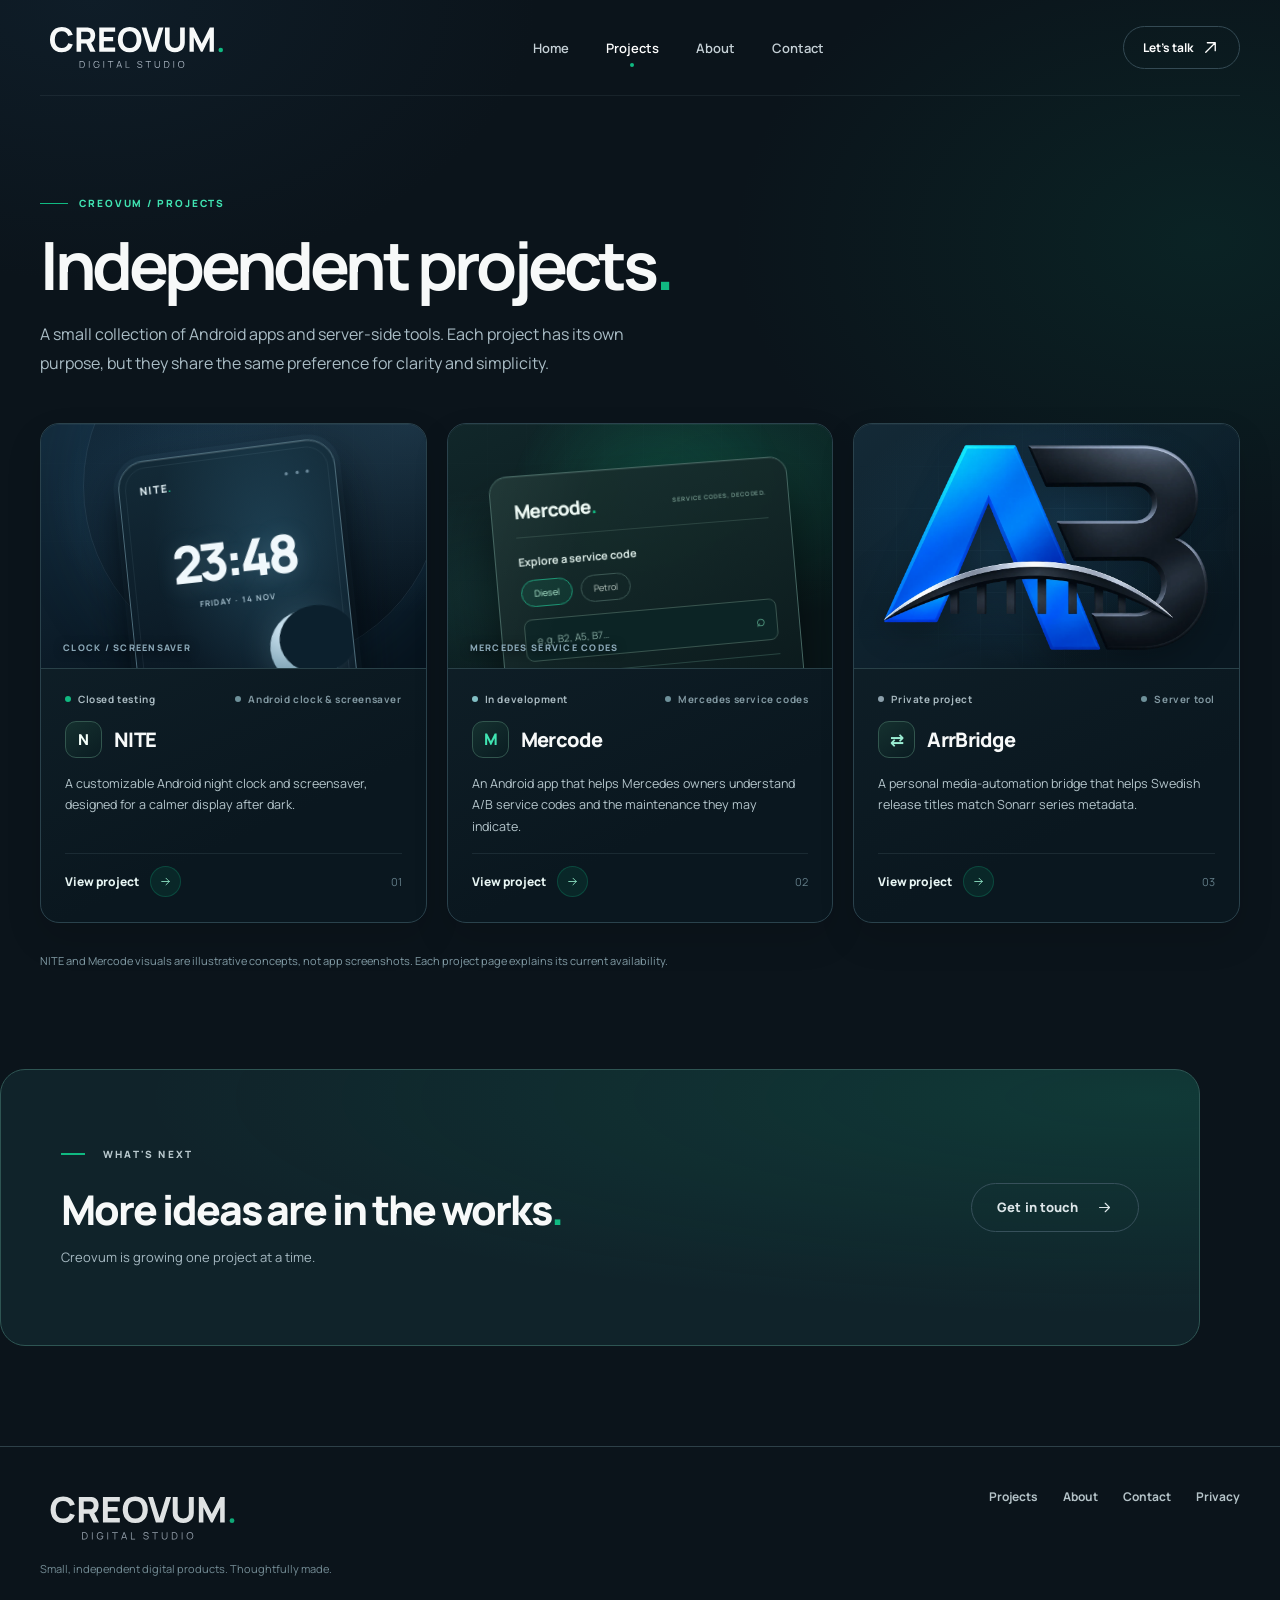
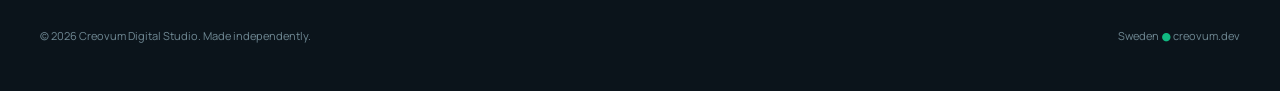
<file: projects.html>
<!DOCTYPE html>

<html lang="en"><head>
<meta charset="utf-8"/><meta content="width=device-width, initial-scale=1" name="viewport"/>
<title>Projects — Creovum Digital Studio</title><meta content="Explore NITE, Mercode and ArrBridge: independent Android apps and server tools by Creovum Digital Studio." name="description"/>
<meta content="#0B141B" name="theme-color"/><meta content="dark" name="color-scheme"/>
<meta content="website" property="og:type"/><meta content="Creovum Digital Studio" property="og:site_name"/>
<meta content="Projects — Creovum Digital Studio" property="og:title"/><meta content="Explore NITE, Mercode and ArrBridge: independent Android apps and server tools by Creovum Digital Studio." property="og:description"/>
<link href="assets/brand/creovum_icon_dark.svg" rel="icon" type="image/svg+xml"/>
<link href="assets/style.css" rel="stylesheet"/>
<link href="https://creovum.dev/projects.html" rel="canonical"/><meta content="en_US" property="og:locale"/><meta content="https://creovum.dev/projects.html" property="og:url"/><meta content="https://creovum.dev/assets/social/creovum-social.jpg" property="og:image"/><meta content="https://creovum.dev/assets/social/creovum-social.jpg" property="og:image:secure_url"/><meta content="image/jpeg" property="og:image:type"/><meta content="1200" property="og:image:width"/><meta content="630" property="og:image:height"/><meta content="Projects — Creovum Digital Studio — dark branded preview" property="og:image:alt"/><meta content="summary_large_image" name="twitter:card"/><meta content="Projects — Creovum Digital Studio" name="twitter:title"/><meta content="Explore NITE, Mercode and ArrBridge: independent Android apps and server tools by Creovum Digital Studio." name="twitter:description"/><meta content="https://creovum.dev/assets/social/creovum-social.jpg" name="twitter:image"/><link href="https://fonts.googleapis.com" rel="preconnect"/><link crossorigin="anonymous" href="https://fonts.gstatic.com" rel="preconnect"/><link href="assets/brand/apple-touch-icon.png" rel="apple-touch-icon" sizes="180x180"/><link href="assets/brand/favicon-64.png" rel="icon" sizes="64x64" type="image/png"/></head><body class="creovum-v24"><a class="skip" href="#main">Skip to content</a><div aria-hidden="true" class="site-bg"></div>
<div class="header-wrap"><header class="header container">
<a aria-label="Creovum Digital Studio — home" class="header-logo" href="index.html"><img alt="Creovum Digital Studio" src="assets/brand/creovum_primary_dark.svg"/></a>
<nav aria-label="Primary navigation" class="desktop-nav"><a href="index.html">Home</a><a aria-current="page" class="active" href="projects.html">Projects</a><a class="" href="about.html">About</a><a class="" href="contact.html">Contact</a></nav>
<a class="nav-cta" href="contact.html">Let's talk <svg aria-hidden="true" class="" fill="none" height="19" stroke="currentColor" stroke-linecap="round" stroke-linejoin="round" stroke-width="1.65" viewbox="0 0 24 24" width="19"><path d="M6 18 18 6M8 6h10v10"></path></svg></a>
<button aria-controls="mobile-nav" aria-expanded="false" aria-label="Open navigation menu" class="menu-button" type="button"><svg aria-hidden="true" class="" fill="none" height="19" stroke="currentColor" stroke-linecap="round" stroke-linejoin="round" stroke-width="1.65" viewbox="0 0 24 24" width="19"><path d="M4 7h16M4 12h16M4 17h16"></path></svg></button>
</header><nav aria-label="Mobile navigation" class="mobile-nav" id="mobile-nav"><a href="index.html">Home</a><a aria-current="page" class="active" href="projects.html">Projects</a><a class="" href="about.html">About</a><a class="" href="contact.html">Contact</a></nav></div>
<main id="main"><section class="container page-hero compact"><div class="eyebrow">Creovum / Projects</div><h1>Independent projects<span class="dot-text">.</span></h1><p>A small collection of Android apps and server-side tools. Each project has its own purpose, but they share the same preference for clarity and simplicity.</p></section>
<section aria-label="Projects" class="container all-work"><div class="project-grid"><article class="project-card" data-reveal=""><div aria-hidden="true" class="project-art nite-art premium-art">
<div class="art-grid"></div><div class="nite-halo"></div>
<div class="nite-panel">
<div class="nite-panel-bar"><span class="nite-mini-logo">NITE<span>.</span></span><span class="nite-mini-dots">•••</span></div>
<div class="nite-display-time">23:48</div><div class="nite-display-date">FRIDAY · 14 NOV</div>
<div class="nite-display-moon"></div><div class="nite-display-mountains"></div>
<div class="nite-panel-bottom"><span>◷  07:00</span><span>●  80%</span></div>
</div><span class="art-preview-label">CLOCK / SCREENSAVER</span></div><div class="project-content">
<div class="card-meta"><span class="status testing">Closed testing</span><span class="status" style="color:#8097a0">Android clock &amp; screensaver</span></div>
<h3 class="project-title"><span aria-hidden="true" class="icon-block nite">N</span>NITE</h3>
<p class="project-desc">A customizable Android night clock and screensaver, designed for a calmer display after dark.</p><div class="card-footer"><a aria-label="Read about NITE" class="card-link" href="nite.html">View project <svg aria-hidden="true" class="" fill="none" height="19" stroke="currentColor" stroke-linecap="round" stroke-linejoin="round" stroke-width="1.65" viewbox="0 0 24 24" width="19"><path d="M5 12h14m-6-6 6 6-6 6"></path></svg></a><span style="color:#627c87;font-size:11px;">01</span></div>
</div></article><article class="project-card" data-reveal=""><div aria-hidden="true" class="project-art mercode-art premium-art">
<div class="art-grid"></div><div class="merc-aura"></div>
<div class="merc-board">
<div class="merc-board-header"><span>Mercode<span class="jade-punct">.</span></span><small>SERVICE CODES, DECODED.</small></div>
<div class="merc-board-title">Explore a service code</div>
<div class="merc-board-engines"><span class="active">Diesel</span><span>Petrol</span></div>
<div class="merc-board-search">e.g. B2, A5, B7… <span>⌕</span></div>
<div class="merc-board-divider"></div>
<div class="merc-board-line"><i></i><i></i><i></i></div>
<div class="merc-board-line secondary"><i></i><i></i></div>
</div><span class="art-preview-label">MERCEDES SERVICE CODES</span></div><div class="project-content">
<div class="card-meta"><span class="status dev">In development</span><span class="status" style="color:#8097a0">Mercedes service codes</span></div>
<h3 class="project-title"><span aria-hidden="true" class="icon-block merc">M</span>Mercode</h3>
<p class="project-desc">An Android app that helps Mercedes owners understand A/B service codes and the maintenance they may indicate.</p><div class="card-footer"><a aria-label="Read about Mercode" class="card-link" href="mercode.html">View project <svg aria-hidden="true" class="" fill="none" height="19" stroke="currentColor" stroke-linecap="round" stroke-linejoin="round" stroke-width="1.65" viewbox="0 0 24 24" width="19"><path d="M5 12h14m-6-6 6 6-6 6"></path></svg></a><span style="color:#627c87;font-size:11px;">02</span></div>
</div></article><article class="project-card arrbridge-card" data-reveal=""><div aria-hidden="true" class="project-art arrbridge-image-art premium-art"><img alt="" src="assets/projects/arrbridge-logo-transparent.webp"/></div><div class="project-content">
<div class="card-meta"><span class="status private">Private project</span><span class="status" style="color:#8097a0">Server tool</span></div>
<h3 class="project-title"><span aria-hidden="true" class="icon-block bridge">⇄</span>ArrBridge</h3>
<p class="project-desc">A personal media-automation bridge that helps Swedish release titles match Sonarr series metadata.</p><div class="card-footer"><a aria-label="Read about ArrBridge" class="card-link" href="arrbridge.html">View project <svg aria-hidden="true" class="" fill="none" height="19" stroke="currentColor" stroke-linecap="round" stroke-linejoin="round" stroke-width="1.65" viewbox="0 0 24 24" width="19"><path d="M5 12h14m-6-6 6 6-6 6"></path></svg></a><span style="color:#627c87;font-size:11px;">03</span></div>
</div></article></div>
<p style="margin:28px 0 0;color:#839da7;font-size:11px;line-height:1.8">NITE and Mercode visuals are illustrative concepts, not app screenshots. Each project page explains its current availability.</p></section>
<section class="container contact-band" data-reveal=""><div><div class="section-label">What's next</div><h2>More ideas are in the works<span class="dot-text">.</span></h2><p>Creovum is growing one project at a time.</p></div><a class="btn btn-secondary" href="contact.html">Get in touch <svg aria-hidden="true" class="" fill="none" height="19" stroke="currentColor" stroke-linecap="round" stroke-linejoin="round" stroke-width="1.65" viewbox="0 0 24 24" width="19"><path d="M5 12h14m-6-6 6 6-6 6"></path></svg></a></section></main>
<footer class="footer"><div class="container">
<div class="footer-top"><div><a class="footer-logo" href="index.html"><img alt="Creovum Digital Studio" src="assets/brand/creovum_primary_dark.svg"/></a><p class="footer-small">Small, independent digital products. Thoughtfully made.</p></div>
<nav aria-label="Footer navigation" class="footer-nav"><a href="projects.html">Projects</a><a href="about.html">About</a><a href="contact.html">Contact</a><a href="privacy.html">Privacy</a></nav></div>
<div class="footer-bottom"><span>© <span id="year">2026</span> Creovum Digital Studio. Made independently.</span><span>Sweden <span class="tiny-jade">●</span> creovum.dev</span></div>
</div></footer><script defer="" src="assets/site.js"></script></body></html>
</file>
<file: assets/style.css>
@import url('https://fonts.googleapis.com/css2?family=Manrope:wght@400;500;600;700;800&display=swap');
:root{--midnight:#0B141B;--ink:#071218;--panel:#101e27;--panel2:#14252d;--jade:#10B981;--jadeLight:#40e4b2;--white:#f7f9f9;--muted:#a8b4c0;--subtle:#7f929e;--line:#263840;--radius:19px;--max:1200px;--shadow:0 40px 110px rgba(0,0,0,.35)}
*,*::before,*::after{box-sizing:border-box}html{scroll-behavior:smooth;scroll-padding-top:90px}body{margin:0;background:var(--midnight);color:var(--white);font-family:'Manrope',Inter,system-ui,-apple-system,'Segoe UI',sans-serif;-webkit-font-smoothing:antialiased;overflow-x:hidden}a{color:inherit;text-decoration:none}button{font:inherit}button,a{ -webkit-tap-highlight-color:transparent}img{max-width:100%;display:block}svg{display:block}::selection{background:rgba(16,185,129,.36);color:white}a:focus-visible,button:focus-visible{outline:2px solid var(--jadeLight);outline-offset:4px}.skip{position:absolute;left:12px;top:-80px;z-index:100;padding:12px 18px;background:white;color:#041714;border-radius:9px}.skip:focus{top:12px}.container{width:min(calc(100% - 72px),var(--max));margin-inline:auto}.site-bg{position:absolute;z-index:-1;inset:0 0 auto;height:1000px;background:radial-gradient(ellipse 51% 45% at 94% 24%,rgba(8,94,74,.2),transparent 72%),radial-gradient(ellipse 50% 40% at 7% 0%,rgba(22,46,65,.34),transparent 70%);pointer-events:none}
/* navigation */
.header-wrap{position:relative;z-index:25}.header{height:96px;display:flex;align-items:center;justify-content:space-between;gap:36px;border-bottom:1px solid rgba(139,166,178,.10)}.header-logo{display:block;width:193px;flex-shrink:0;transition:opacity .2s}.header-logo:hover{opacity:.84}.header-logo img{width:100%}.desktop-nav{display:flex;align-items:center;gap:37px;font-size:13px;font-weight:600;color:#c5d0d6}.desktop-nav a{transition:color .2s}.desktop-nav a:hover,.desktop-nav a.active{color:white}.desktop-nav a.active::after{content:'';display:block;width:4px;height:4px;border-radius:50%;background:var(--jade);margin:6px auto -10px}.nav-cta{display:inline-flex;align-items:center;gap:8px;padding:11px 19px;border:1px solid #344a54;border-radius:999px;font-weight:700;font-size:12px;color:white;transition:background .2s,border-color .2s}.nav-cta:hover{background:#1a3336;border-color:var(--jade)}.menu-button{display:none;appearance:none;border:1px solid var(--line);background:#13242d;color:white;border-radius:10px;min-height:45px;min-width:45px;align-items:center;justify-content:center;cursor:pointer}.menu-button svg{width:23px;height:23px}.mobile-nav{display:none}
/* hero */
.eyebrow{color:var(--jadeLight);font-weight:800;letter-spacing:.19em;text-transform:uppercase;font-size:10px;display:flex;align-items:center;gap:11px}.eyebrow::before{content:'';height:1px;width:28px;background:var(--jade)}.hero{display:grid;grid-template-columns:.97fr 1.03fr;min-height:610px;align-items:center;gap:32px;position:relative;padding:52px 0 66px}.hero-copy{position:relative;z-index:3}.hero h1{font-size:clamp(53px,5.65vw,82px);letter-spacing:-.068em;line-height:1.06;margin:26px 0 21px;font-weight:800;max-width:660px}.dot-text{color:var(--jade)}.hero-desc{max-width:545px;color:#aebcc7;font-size:clamp(15px,1.46vw,18px);line-height:1.85;margin:0}.hero-actions{display:flex;align-items:center;gap:14px;flex-wrap:wrap;margin-top:33px}.btn{display:inline-flex;align-items:center;justify-content:center;gap:18px;border-radius:999px;padding:15px 25px;font-size:13px;font-weight:800;letter-spacing:.004em;line-height:1.1;border:1px solid transparent;transition:transform .2s ease,background .2s,box-shadow .2s;cursor:pointer}.btn:hover{transform:translateY(-2px)}.btn-primary{background:var(--jade);color:#041713;box-shadow:0 12px 40px rgba(16,185,129,.12)}.btn-primary:hover{background:#34d39d;box-shadow:0 16px 46px rgba(16,185,129,.2)}.btn-secondary{background:transparent;color:#dce5e8;border-color:#37505b}.btn-secondary:hover{background:#152a33}.btn svg{width:17px;height:17px}.hero-bottom{display:flex;align-items:center;gap:12px;margin-top:48px;color:#798d98;font-size:10px;letter-spacing:.12em;text-transform:uppercase}.hero-bottom .line{height:1px;width:34px;background:#3a5761}.hero-visual{position:relative;min-height:530px;isolation:isolate}.hero-visual::before{content:'';position:absolute;left:-6%;right:-18%;top:19%;height:65%;background:radial-gradient(ellipse at 62% 48%,rgba(7,180,135,.25),rgba(0,133,94,.10) 26%,transparent 67%);filter:blur(28px);z-index:-2}.hero-visual::after{content:'';position:absolute;inset:3% -10% 12% -12%;z-index:-1;background:linear-gradient(145deg,transparent 30%,rgba(5,141,103,.08) 53%,transparent 75%);transform:rotate(-12deg);border-radius:60%}.laptop{position:absolute;width:84%;height:286px;right:-4%;top:100px;transform:perspective(1000px) rotateY(-14deg) rotateX(3deg) rotateZ(-3deg);filter:drop-shadow(0 42px 34px rgba(0,0,0,.55))}.laptop-lid{height:100%;border:2px solid #60717a;border-radius:17px 17px 8px 8px;background:#060d13;padding:10px;box-shadow:inset 0 0 0 2px #101b22}.laptop-screen{height:100%;overflow:hidden;border-radius:7px;background:radial-gradient(ellipse at 88% 0%,#0d3f36 0%,transparent 50%),linear-gradient(155deg,#06161a 16%,#09282c 55%,#041b20);position:relative}.laptop-screen:before{content:'';position:absolute;width:125%;height:270px;top:42%;left:3%;border:2px solid rgba(28,246,184,.85);border-radius:48% 60% 0 0;transform:rotate(-21deg);box-shadow:0 -8px 30px rgba(15,245,172,.48),inset 0 22px 65px rgba(13,177,123,.17)}.laptop-screen:after{content:'';position:absolute;width:110%;height:160px;top:70%;left:-30%;background:linear-gradient(14deg,rgba(13,177,123,.14),transparent);border-radius:55%;transform:rotate(-18deg)}.screen-brand{position:absolute;top:20px;left:21px;z-index:2;width:44px}.screen-label{position:absolute;left:23px;bottom:25px;color:#d8e5e2;font-weight:700;font-size:11px;letter-spacing:.08em}.laptop-base{height:21px;width:112%;margin-left:-6%;background:linear-gradient(#78818a,#202e35 42%,#0e171d 90%);clip-path:polygon(7% 0,93% 0,100% 63%,98% 90%,3% 90%,0 64%);border-radius:0 0 20px 20px;box-shadow:0 15px 24px rgba(0,0,0,.5)}.phone,.feature-phone{position:absolute;width:202px;height:400px;background:linear-gradient(110deg,#a3b4b9,#172a30 12%,#070d12 45%,#3b5259 90%,#adbec4);border-radius:34px;padding:6px;box-shadow:0 32px 62px rgba(0,0,0,.65),0 0 45px rgba(0,219,160,.07);z-index:3}.phone{top:133px;left:2%;transform:rotate(7deg)}.phone-screen{position:relative;overflow:hidden;border:2px solid #101820;height:100%;border-radius:29px;background:radial-gradient(ellipse at 62% 10%,#16313b 0%,transparent 55%),linear-gradient(170deg,#0b1d28,#050a11 75%);display:flex;flex-direction:column;align-items:center}.phone-notch{height:19px;width:76px;border-radius:0 0 17px 17px;background:#03070b;position:absolute;top:0;left:calc(50% - 38px);z-index:5}.phone-time{margin-top:88px;font-weight:800;color:#f2fbfc;letter-spacing:-.055em;font-size:45px}.phone-day{font-size:11px;color:#c1d2d8;margin-top:4px}.phone-moon{position:absolute;width:98px;height:98px;right:-4px;top:177px;border-radius:50%;background:radial-gradient(circle at 20% 25%,#c7e8f2,#597f93 58%,#294b5a);box-shadow:0 0 47px rgba(122,200,224,.12)}.phone-moon:after{content:'';position:absolute;inset:-3px -18px 13px 12px;border-radius:50%;background:#061822}.phone-hills{position:absolute;inset:auto 0 0;height:118px;background:linear-gradient(#1d3945,#07121b);clip-path:polygon(0% 47%,20% 31%,36% 47%,57% 10%,77% 49%,100% 28%,100% 100%,0 100%)}.phone-hills:after{content:'';position:absolute;inset:25px 0 0;background:#07121b;clip-path:polygon(0% 55%,23% 25%,44% 44%,67% 14%,100% 60%,100% 100%,0 100%)}.phone-footer{margin-top:auto;position:relative;z-index:2;display:flex;justify-content:space-around;align-items:center;width:100%;color:#b5c5ce;font-size:8px;letter-spacing:.06em;padding-bottom:22px}.phone-footer span{display:flex;align-items:center;gap:4px}.phone-footer b{font-size:10px;color:var(--jadeLight)}.mock-note{position:absolute;right:2%;bottom:-9px;font-size:10px;letter-spacing:.08em;color:#78919b;text-transform:uppercase}
/* section & cards */
.section{padding-top:84px;padding-bottom:68px}.section-label{display:flex;align-items:center;gap:18px;color:#b9c9ce;font-size:10px;letter-spacing:.22em;text-transform:uppercase;font-weight:800;margin-bottom:25px}.section-label:before{content:'';height:2px;width:24px;background:var(--jade)}.section-head{display:flex;align-items:end;justify-content:space-between;gap:22px;margin-bottom:27px}.section-head h2,.about-band h2,.contact-band h2{margin:0;font-size:clamp(27px,3.3vw,41px);line-height:1.17;letter-spacing:-.05em;font-weight:800}.section-head p{max-width:425px;color:var(--muted);line-height:1.65;font-size:14px;margin:0}.text-link{color:#e2f2f1;display:inline-flex;align-items:center;gap:10px;font-weight:700;font-size:12px;white-space:nowrap}.text-link:hover{color:var(--jadeLight)}.text-link svg{width:17px}.project-grid{display:grid;grid-template-columns:repeat(3,1fr);gap:19px}.project-card{min-width:0;border:1px solid #2a424c;background:#0e1a22;border-radius:var(--radius);overflow:hidden;transition:border-color .25s,transform .25s,box-shadow .25s;display:flex;flex-direction:column;position:relative}.project-card:hover{transform:translateY(-6px);border-color:#3f746e;box-shadow:0 26px 65px rgba(0,0,0,.18)}.project-art{height:245px;position:relative;overflow:hidden;background:#10232e;border-bottom:1px solid #2a424c}.project-art.nite-art{background:radial-gradient(ellipse at 80% 19%,rgba(96,155,179,.25),transparent 58%),linear-gradient(165deg,#152c3a 0%,#08151f 73%)}.night-moon{position:absolute;right:15%;top:20%;height:68px;width:68px;border-radius:50%;background:#b8d3e0;box-shadow:0 0 32px rgba(183,215,235,.25)}.night-moon:after{content:'';position:absolute;inset:-3px -17px 10px 12px;background:#132b3a;border-radius:50%}.night-mountains{position:absolute;bottom:-1px;left:0;right:0;height:103px;background:linear-gradient(#284755,#0c1e28);clip-path:polygon(0 74%,24% 35%,40% 53%,62% 17%,83% 51%,100% 12%,100% 100%,0 100%)}.night-mountains:after{content:'';position:absolute;inset:33px 0 0;background:#0a1820;clip-path:polygon(0 50%,22% 12%,49% 55%,76% 18%,100% 45%,100% 100%,0 100%)}.night-overlay{position:absolute;left:33px;top:38px;display:flex;flex-direction:column;gap:8px}.night-overlay strong{font-size:39px;letter-spacing:-.05em}.night-overlay span{font-size:11px;color:#a7becd;letter-spacing:.1em}.mercode-art{background:radial-gradient(circle at 70% 25%,rgba(16,185,129,.16),transparent 66%),linear-gradient(130deg,#132b2a,#071519 80%)}.merc-ui{position:absolute;width:310px;left:10%;top:34px;transform:rotate(-6deg);background:rgba(12,25,30,.95);border:1px solid #42665f;border-radius:15px;padding:19px;box-shadow:0 20px 45px #030a0c}.merc-head{display:flex;align-items:center;justify-content:space-between;margin-bottom:21px;font-weight:800;font-size:14px}.merc-head .mini-orb{height:11px;width:11px;border-radius:50%;background:var(--jade);box-shadow:0 0 20px rgba(16,185,129,.5)}.merc-search{border:1px solid #315149;border-radius:9px;background:#12292a;padding:12px;color:#7e9c9a;font-size:11px}.merc-pills{display:flex;gap:8px;margin-top:13px}.merc-pills span{border:1px solid #365750;border-radius:25px;padding:6px 13px;font-size:10px;color:#d6e4e3}.merc-pills span:first-child{border-color:var(--jade);color:#c5fff0;background:rgba(16,185,129,.09)}.merc-row{margin-top:18px;border-top:1px solid #25433d;padding-top:12px;display:flex;align-items:center;justify-content:space-between;color:#91b2a9;font-size:10px}.merc-row i{height:5px;border-radius:5px;background:linear-gradient(90deg,#10B981,#446a5c);width:40%;display:block}.bridge-art{background:radial-gradient(ellipse at 50% 35%,rgba(10,140,111,.15),transparent 65%),linear-gradient(140deg,#142934,#09141b)}.bridge-art::before{content:'';position:absolute;inset:22px;opacity:.35;background-image:linear-gradient(#31575c 1px,transparent 1px),linear-gradient(90deg,#31575c 1px,transparent 1px);background-size:37px 37px;mask-image:radial-gradient(ellipse at center,#000,transparent 90%)}.bridge-track{position:absolute;left:14%;right:14%;top:52%;height:2px;background:linear-gradient(90deg,#34575b,var(--jade),#34575b);box-shadow:0 0 15px rgba(16,185,129,.35)}.bridge-node{position:absolute;top:calc(52% - 26px);height:53px;width:53px;border:1px solid #417169;background:#102c30;box-shadow:0 0 35px #081319,0 0 15px rgba(16,185,129,.11);border-radius:14px;display:flex;align-items:center;justify-content:center;color:#bcebdc;font-size:19px;font-weight:800}.bridge-node:nth-child(2){left:11%}.bridge-node:nth-child(3){left:calc(50% - 27px);border-color:#1ac28e;color:var(--jadeLight)}.bridge-node:nth-child(4){right:11%}.bridge-tags{position:absolute;bottom:25px;left:0;right:0;display:flex;justify-content:space-around;color:#8eaaa9;font-size:10px;letter-spacing:.04em}
.project-art.arrbridge-image-art{background:radial-gradient(ellipse at 50% 25%,rgba(20,124,196,.16),transparent 45%),radial-gradient(ellipse at 75% 78%,rgba(245,159,11,.12),transparent 35%),linear-gradient(140deg,#142934,#09141b);display:flex;align-items:center;justify-content:center;padding:0;position:relative}.project-art.arrbridge-image-art::before{content:'';position:absolute;inset:0;background:radial-gradient(circle at 20% 45%,rgba(168,85,247,.1),transparent 22%),radial-gradient(circle at 80% 52%,rgba(59,130,246,.08),transparent 25%)}.project-art.arrbridge-image-art img{display:block;width:100%;height:100%;object-fit:contain;padding:26px 26px 18px;position:relative;z-index:1;filter:drop-shadow(0 18px 30px rgba(0,0,0,.28))}.detail-showcase.arrbridge-image-showcase{padding:0;min-height:310px;background:radial-gradient(ellipse at 50% 18%,rgba(20,124,196,.16),transparent 45%),radial-gradient(ellipse at 75% 78%,rgba(245,159,11,.12),transparent 35%),linear-gradient(140deg,#142934,#09141b);border-color:#28464a}.detail-showcase.arrbridge-image-showcase::before{content:'';position:absolute;inset:0;opacity:.35;background-image:linear-gradient(#31575c 1px,transparent 1px),linear-gradient(90deg,#31575c 1px,transparent 1px);background-size:37px 37px;mask-image:radial-gradient(ellipse at center,#000,transparent 90%)}.detail-showcase.arrbridge-image-showcase img{display:block;width:100%;height:100%;object-fit:contain;padding:34px;position:relative;z-index:1;filter:drop-shadow(0 24px 40px rgba(0,0,0,.28))}
.card-meta{display:flex;align-items:center;justify-content:space-between;gap:15px}.project-content{padding:23px 24px 25px;display:flex;flex-direction:column;gap:15px;flex:1}.project-title{display:flex;align-items:center;gap:12px;margin:0;font-size:20px;font-weight:800;letter-spacing:-.035em}.icon-block{display:flex;align-items:center;justify-content:center;width:37px;height:37px;flex:none;border-radius:11px;color:#f3fff9;border:1px solid #32564e;background:linear-gradient(145deg,#15312f,#0a1c22);font-size:16px;font-weight:800}.icon-block.nite{font-size:15px}.icon-block.merc{color:var(--jadeLight)}.icon-block.bridge{font-size:17px;color:#9bedd3}.project-desc{color:#acbec5;font-size:12.5px;line-height:1.73;margin:0;min-height:65px}.status{display:inline-flex;align-items:center;gap:7px;font-size:10px;letter-spacing:.06em;font-weight:700;color:#a8b9c0}.status:before{content:'';height:6px;width:6px;border-radius:50%;background:#6e919a}.status.testing:before{background:var(--jade)}.status.dev:before{background:#82bfc4}.status.private:before{background:#8ca0ac}.card-link{font-size:12px;font-weight:800;color:white;display:inline-flex;align-items:center;gap:9px;transition:gap .2s}.card-link:hover{gap:13px;color:var(--jadeLight)}.card-footer{margin-top:auto;padding-top:8px;display:flex;justify-content:space-between;align-items:center;gap:12px;border-top:1px solid rgba(120,161,170,.14)}
/* approach */
.approach{display:grid;grid-template-columns:280px 1fr;gap:55px;padding:92px 0 72px;align-items:start;border-top:1px solid var(--line)}.approach-lead h2{font-size:clamp(29px,3.4vw,43px);line-height:1.21;letter-spacing:-.047em;margin:16px 0 0}.approach-lead h2 span{color:var(--jade)}.process{display:grid;grid-template-columns:repeat(4,1fr);gap:23px}.step-icon{font-size:24px;color:var(--jade);margin-bottom:15px;line-height:1}.step-name{font-size:13px;font-weight:800;letter-spacing:-.01em}.step p{font-size:11.5px;line-height:1.75;color:#9eb1b8;margin:8px 0 0}
/* featured */
.feature{position:relative;display:grid;grid-template-columns:1fr 1.05fr;align-items:center;overflow:hidden;border:1px solid #2a4a49;border-radius:28px;background:radial-gradient(ellipse at 87% 75%,rgba(10,135,109,.23),transparent 50%),linear-gradient(115deg,#10202a,#08191f);min-height:444px;margin:32px 0 112px}.feature-copy{padding:55px 20px 55px 63px;position:relative;z-index:3}.feature h2{font-size:clamp(33px,4vw,56px);font-weight:800;letter-spacing:-.05em;line-height:1.1;margin:14px 0 19px}.feature p{font-size:14px;line-height:1.8;color:#aac0c3;max-width:390px;margin:0 0 28px}.feature-art{height:444px;position:relative;overflow:hidden}.feature-art:before{content:'';width:500px;height:450px;position:absolute;right:-12%;bottom:-44%;border-radius:50%;border:3px solid rgba(26,222,164,.92);transform:rotate(-23deg);box-shadow:0 -15px 80px rgba(16,185,129,.25)}.feature-phone{position:absolute;top:44px;left:26%;width:240px;height:470px;border-radius:38px;padding:7px;background:linear-gradient(100deg,#7c929b,#131f26 16%,#040a0d 65%,#8bafb2);transform:rotate(-10deg);box-shadow:0 20px 80px #000}.feature-phone .phone-screen{border-radius:31px}.feature-phone .phone-time{font-size:52px;margin-top:105px}.feature-phone .phone-day{font-size:12px}.feature-phone .phone-moon{top:217px}
/* content pages */
.page-hero{padding:100px 0 70px;min-height:340px;position:relative}.page-hero h1{margin:18px 0 19px;font-size:clamp(44px,5.2vw,70px);letter-spacing:-.06em;line-height:1.1;max-width:750px}.page-hero p{color:#aabdc6;line-height:1.8;font-size:16px;max-width:645px;margin:0}.page-hero.compact{min-height:unset;padding-bottom:45px}.bread{display:flex;align-items:center;gap:8px;color:#7d969d;text-transform:uppercase;letter-spacing:.15em;font-size:10px;font-weight:800}.bread a:hover{color:white}.detail-grid{display:grid;grid-template-columns:1.15fr .85fr;gap:36px;margin-bottom:92px}.detail-panel{border:1px solid #2b434b;border-radius:20px;background:linear-gradient(140deg,#132630,#0b1921);padding:33px;min-width:0}.detail-panel h2{font-size:26px;line-height:1.3;letter-spacing:-.035em;margin:0 0 18px}.detail-panel p{font-size:13px;line-height:1.9;color:#aec2ca}.detail-panel p:last-child{margin-bottom:0}.detail-aside{display:flex;flex-direction:column;gap:18px}.stat-panel{padding:27px;border:1px solid #2d444b;border-radius:18px;background:#101f28}.stat-panel h3{margin:0 0 16px;font-size:12px;letter-spacing:.13em;color:#8ea5af;text-transform:uppercase}.stat-panel .info-row{display:flex;justify-content:space-between;border-top:1px solid #253d44;padding:13px 0;font-size:12px;color:#d1e0e1;gap:16px}.stat-panel .info-row strong{font-weight:800;color:#a7bfbe;text-align:right}.pill{display:inline-flex;align-items:center;border:1px solid #3d5c59;border-radius:999px;padding:8px 12px;color:#cde6df;font-size:11px}.pill-grid{display:flex;flex-wrap:wrap;gap:9px;margin-top:22px}.detail-showcase{position:relative;overflow:hidden;border:1px solid #28464a;border-radius:25px;background:radial-gradient(ellipse at 77% 38%,rgba(16,185,129,.18),transparent 65%),#0b1c23;min-height:410px;margin-bottom:34px;display:flex;align-items:center;justify-content:center}.detail-showcase .feature-phone{top:30px;left:calc(50% - 104px)}.detail-showcase .merc-ui{width:420px;top:83px;left:calc(50% - 210px);transform:rotate(-4deg) scale(1.15)}.detail-showcase .bridge-track{top:48%;left:17%;right:17%}.detail-showcase .bridge-node{top:calc(48% - 35px);width:70px;height:70px;font-size:24px}.detail-showcase .bridge-node:nth-child(3){left:calc(50% - 35px)}.detail-showcase .bridge-tags{bottom:80px}.detail-showcase .bridge-node:nth-child(2){left:15%}.detail-showcase .bridge-node:nth-child(4){right:15%}.detail-showcase .bridge-tags{font-size:13px}.detail-showcase .bridge-track{height:3px}
.about-band{background:#0f2129;border-block:1px solid #234048;padding:75px 0;margin:35px 0 0}.about-band-inner{display:grid;grid-template-columns:.9fr 1.1fr;gap:70px;align-items:center}.about-band p{font-size:14px;line-height:1.9;color:#a8bec6;max-width:575px}.about-kicker{margin-bottom:15px}.about-panel{border-left:1px solid #3b545d;padding-left:45px}.about-facts{display:grid;grid-template-columns:1fr 1fr;gap:28px;margin-top:26px}.about-facts strong{font-size:26px;font-weight:800;letter-spacing:-.04em}.about-facts span{display:block;color:#8ba3ac;font-size:11px;line-height:1.65;margin-top:7px}.all-work{margin-bottom:98px}.all-work .project-grid{grid-template-columns:repeat(3,1fr)}.contact-band{padding:77px 60px;margin:0 0 100px;border:1px solid #2e5553;border-radius:25px;background:radial-gradient(ellipse at 96% 10%,rgba(16,185,129,.15),transparent 62%),#10232a;display:flex;justify-content:space-between;align-items:center;gap:25px}.contact-band h2{margin:12px 0}.contact-band p{color:#a7bac3;font-size:13px;line-height:1.7;max-width:450px;margin:0}.contact-address{font-size:clamp(20px,2.8vw,33px);color:white;font-weight:800;letter-spacing:-.04em;overflow-wrap:anywhere}.contact-address:hover{color:var(--jadeLight)}.contact-detail{display:grid;grid-template-columns:1fr 1fr;gap:30px;padding:20px 0 105px}.contact-detail p{color:#aec2ca;font-size:14px;line-height:1.85}.contact-detail .detail-panel{padding:31px}.privacy-content{max-width:780px;margin-bottom:100px}.privacy-content h2{font-size:22px;margin:35px 0 10px}.privacy-content p{line-height:1.95;color:#afbdc6;font-size:14px}
/* footer */
.footer{border-top:1px solid #2d4048;padding:41px 0 48px}.footer-top{display:flex;align-items:start;justify-content:space-between;gap:35px}.footer-logo{width:205px;opacity:.9}.footer-nav{display:flex;align-items:center;gap:25px;flex-wrap:wrap;font-size:12px;color:#b5c3c8;font-weight:700}.footer-nav a:hover{color:var(--jadeLight)}.footer-bottom{display:flex;align-items:center;justify-content:space-between;gap:24px;margin-top:38px;color:#708994;font-size:11px}.footer-small{color:#758d96;max-width:475px;font-size:11px;line-height:1.8}.tiny-jade{color:var(--jade)}.content-divider{height:1px;background:#2b4048;margin:30px 0}
/* animation */
[data-reveal]{opacity:0;transform:translateY(16px);transition:opacity .7s,transform .7s}.is-visible[data-reveal]{opacity:1;transform:none}.laptop,.phone{animation:float-intro 1.1s cubic-bezier(.18,.71,.28,1) both}.phone{animation-delay:.12s}@keyframes float-intro{from{opacity:0}to{opacity:1}}@media (prefers-reduced-motion:reduce){*,*:before,*:after{scroll-behavior:auto!important;animation:none!important;transition:none!important}[data-reveal]{opacity:1;transform:none}}
/* responsive */
@media (max-width:1050px){.container{width:min(calc(100% - 56px),var(--max))}.hero{grid-template-columns:1fr .93fr;min-height:565px;gap:10px}.hero-visual{min-height:460px}.hero h1{font-size:clamp(52px,6vw,72px)}.phone{left:0;top:123px;transform:scale(.88) rotate(7deg);transform-origin:top left}.laptop{width:95%;top:111px;height:245px}.feature-copy{padding-left:38px}.approach{grid-template-columns:230px 1fr;gap:25px}.process{gap:17px}.project-art{height:206px}.project-content{padding:19px}.project-desc{min-height:80px}}
@media (max-width:800px){.container{width:min(calc(100% - 38px),var(--max))}.header{height:76px}.header-logo{width:165px}.desktop-nav,.nav-cta{display:none}.menu-button{display:flex}.mobile-nav{display:none;position:absolute;left:18px;right:18px;top:70px;border:1px solid #2c4650;background:#10212a;box-shadow:0 20px 45px rgba(0,0,0,.35);border-radius:15px;padding:11px;flex-direction:column;gap:2px}.mobile-nav.is-open{display:flex}.mobile-nav a{padding:13px 15px;font-size:14px;font-weight:700;border-radius:9px}.mobile-nav a:hover,.mobile-nav a.active{background:#1b3337;color:var(--jadeLight)}.hero{grid-template-columns:1fr;min-height:unset;padding:65px 0 45px;gap:10px}.hero h1{font-size:clamp(51px,8vw,76px);max-width:690px}.hero-desc{max-width:580px}.hero-bottom{margin-top:28px}.hero-visual{min-height:450px;max-width:680px;width:100%;margin:0 auto}.laptop{right:3%;width:73%;top:93px;height:255px}.phone{left:12%;top:104px;transform:rotate(7deg)}.mock-note{bottom:7px}.section{padding-top:64px;padding-bottom:55px}.project-grid,.all-work .project-grid{grid-template-columns:repeat(2,1fr)}.approach{grid-template-columns:1fr;padding:67px 0;gap:35px}.process{grid-template-columns:repeat(4,1fr)}.feature{grid-template-columns:.8fr 1fr;min-height:408px;margin-bottom:75px}.feature-art{height:408px}.feature-phone{left:13%;width:215px;height:434px}.about-band-inner{grid-template-columns:1fr;gap:25px}.about-panel{border-left:none;border-top:1px solid #36535d;padding:22px 0 0}.detail-grid{grid-template-columns:1fr}.page-hero{padding-top:66px}.contact-band{padding:44px;flex-direction:column;align-items:flex-start}}
@media (max-width:590px){.container{width:min(calc(100% - 34px),var(--max))}.header-logo{width:145px}.hero{padding-top:51px}.hero h1{font-size:clamp(44px,11.2vw,62px);margin:19px 0}.eyebrow{font-size:9px;letter-spacing:.12em}.hero-desc{font-size:15px;line-height:1.72}.hero-actions{gap:9px;margin-top:26px}.btn{padding:14px 19px;gap:9px;font-size:12px}.hero-visual{min-height:345px;margin-top:20px}.laptop{width:78%;height:183px;right:0;top:62px}.laptop-lid{padding:6px;border-radius:11px}.laptop-screen:before{height:170px}.laptop-base{height:17px}.screen-brand{width:29px;left:12px;top:12px}.phone{left:6%;top:65px;transform:scale(.64) rotate(7deg);transform-origin:top left}.hero-bottom{font-size:9px;margin-top:24px}.section-label{font-size:9px}.section-head{align-items:start;flex-direction:column}.section-head h2{font-size:31px}.section-head p{font-size:13px}.project-grid,.all-work .project-grid{grid-template-columns:1fr;gap:15px}.project-art{height:235px}.project-content{padding:23px}.project-desc{min-height:unset}.process{grid-template-columns:repeat(2,1fr);gap:32px}.feature{grid-template-columns:1fr;min-height:unset;margin:15px 0 72px}.feature-copy{padding:33px 27px 8px}.feature h2{font-size:40px}.feature p{font-size:13px}.feature-art{height:310px}.feature-phone{width:200px;height:405px;top:17px;left:25%}.feature-phone .phone-time{font-size:42px;margin-top:94px}.feature-phone .phone-moon{top:190px}.page-hero{padding:56px 0 37px}.page-hero h1{font-size:43px}.page-hero p{font-size:14px}.detail-panel{padding:24px}.detail-showcase{min-height:330px}.detail-showcase .merc-ui{transform:rotate(-4deg) scale(.76);left:calc(50% - 210px);top:50px}.detail-showcase .feature-phone{transform:scale(.75) rotate(-10deg);transform-origin:top left;left:calc(50% - 85px)}.detail-showcase .bridge-node{width:47px;height:47px;top:calc(48% - 24px);font-size:17px}.detail-showcase .bridge-node:nth-child(3){left:calc(50% - 24px)}.detail-showcase .bridge-tags{font-size:8px;bottom:76px}.detail-grid{gap:20px;margin-bottom:60px}.about-band{padding:57px 0}.about-facts{gap:15px}.contact-band{padding:28px;border-radius:19px;margin-bottom:66px}.contact-detail{grid-template-columns:1fr;gap:17px}.footer-top,.footer-bottom{flex-direction:column;align-items:flex-start}.footer-top{gap:24px}.footer-nav{gap:18px}.footer-bottom{gap:10px;margin-top:23px}.footer-logo{width:178px}}

/* v2: full project card is clickable and keyboard focus is visible. */
.project-card .card-link::after{content:"";position:absolute;inset:0;z-index:1}
.project-card:focus-within{outline:2px solid #10B981;outline-offset:3px}
.desktop-nav a.active{color:#fff}


/* Creovum v2.4: premium project presentation. Builds on the retained v1.2 brand system. */
:root { --card-hi:#24444a; --card-floor:#0b171f; }
.hero-visual::before { background:radial-gradient(ellipse at 59% 47%,rgba(7,180,135,.25),rgba(0,133,94,.09) 25%,transparent 66%); }
.hero::after{content:"";position:absolute;bottom:13px;left:0;width:100%;height:1px;pointer-events:none;background:linear-gradient(90deg,transparent,#294850 16%,#294850 83%,transparent)}
.project-grid{gap:20px;align-items:stretch}
.project-card{isolation:isolate;background:linear-gradient(155deg,#12242d,#0a171f 75%);border:1px solid #2a424c;box-shadow:0 16px 36px rgba(0,0,0,.12);transition:transform .34s cubic-bezier(.2,.75,.2,1),border-color .32s,box-shadow .32s}
.project-card::before{content:"";pointer-events:none;position:absolute;z-index:2;inset:0;border-radius:inherit;box-shadow:inset 0 1px rgba(238,255,255,.045);opacity:.9;transition:box-shadow .3s}
.project-card:hover,.project-card:focus-within{transform:translateY(-7px);border-color:#4e766f;box-shadow:0 28px 64px rgba(0,0,0,.27),0 0 0 1px rgba(16,185,129,.12)}
.project-card:hover::before,.project-card:focus-within::before{box-shadow:inset 0 2px 0 rgba(16,185,129,.58)}
.project-card .project-art{overflow:hidden;border-bottom-color:#294148}
.project-card .project-content{position:relative;z-index:2;gap:15px}
.project-card .project-title{letter-spacing:-.035em}
.project-card .project-desc{color:#b4c5cb}
.project-card .card-footer{padding-top:12px;margin-top:auto;border-top:1px solid rgba(144,181,185,.12)}
.project-card .card-link{display:inline-flex;align-items:center;gap:11px;color:#e8f6f4}
.project-card .card-link svg{width:31px;height:31px;padding:8px;border-radius:50%;background:rgba(16,185,129,.10);border:1px solid rgba(16,185,129,.24);color:#8de1c3;transition:transform .28s,background .28s,border-color .28s,color .28s}
.project-card:hover .card-link svg,.project-card:focus-within .card-link svg{transform:translateX(3px);background:#10B981;border-color:#10B981;color:#08211b}
.project-card:hover .project-art > .art-grid{opacity:.44}
.premium-art{position:relative;isolation:isolate}
.premium-art .art-grid{position:absolute;inset:0;opacity:.2;pointer-events:none;background-image:linear-gradient(rgba(174,215,225,.12) 1px,transparent 1px),linear-gradient(90deg,rgba(174,215,225,.11) 1px,transparent 1px);background-size:39px 39px;mask-image:linear-gradient(to bottom,rgba(0,0,0,.6),transparent 90%);transition:opacity .3s}
.art-preview-label{position:absolute;bottom:14px;left:22px;font-size:9px;font-weight:800;letter-spacing:.14em;color:#8ba8b7;z-index:7;text-shadow:0 1px 10px #061218;pointer-events:none}
/* NITE: atmospheric, physical clock preview. The look is illustrative, not a screenshot. */
.premium-art.nite-art,.premium-showcase.nite-art{background:radial-gradient(ellipse at 44% 35%,rgba(49,106,144,.28),transparent 52%),radial-gradient(ellipse at 95% 0%,rgba(71,118,145,.24),transparent 55%),linear-gradient(155deg,#132a3b 5%,#07131d 84%)}
.nite-halo{position:absolute;width:360px;height:360px;top:-118px;left:11%;border:1px solid rgba(138,191,217,.12);box-shadow:0 0 75px rgba(43,120,165,.18);border-radius:50%}
.nite-panel{position:absolute;z-index:3;width:221px;height:318px;left:calc(50% - 105px);top:25px;border:1px solid #4b6a78;border-radius:28px;transform:perspective(900px) rotateY(-8deg) rotateZ(-6deg);overflow:hidden;background:radial-gradient(ellipse at 68% 32%,rgba(39,83,106,.6),transparent 57%),linear-gradient(175deg,#132a37,#07121d 90%);box-shadow:0 27px 45px #02080d,0 0 0 5px rgba(108,156,177,.08),inset 0 1px 0 rgba(255,255,255,.13);transition:transform .5s cubic-bezier(.2,.75,.2,1),box-shadow .5s}
.nite-panel::before{content:"";position:absolute;inset:6px;border:1px solid rgba(178,213,229,.08);border-radius:22px;pointer-events:none}
.nite-panel-bar{display:flex;justify-content:space-between;align-items:center;padding:22px 21px 0;font-size:11px;letter-spacing:.12em;color:#dcebf0;position:relative;z-index:4}
.nite-mini-logo{font-weight:800}.nite-mini-logo span{color:#10B981}.nite-mini-dots{font-weight:800;letter-spacing:.2em;color:#6b899b}
.nite-display-time{position:relative;z-index:2;font-weight:800;font-size:52px;color:#f0f8fc;letter-spacing:-.075em;line-height:1;text-align:center;margin-top:46px;text-shadow:0 3px 25px rgba(176,228,245,.17)}
.nite-display-date{position:relative;z-index:2;margin-top:9px;text-align:center;color:#a3bdcb;letter-spacing:.13em;font-weight:700;font-size:8px}
.nite-display-moon{position:absolute;right:4%;top:167px;width:73px;height:73px;background:radial-gradient(circle at 24% 24%,#d3e9f6,#779daf 58%,#2c5162);border-radius:50%;box-shadow:0 0 34px rgba(157,216,236,.2)}
.nite-display-moon::after{content:"";position:absolute;inset:-4px -13px 10px 10px;background:#0c202d;border-radius:50%}
.nite-display-mountains{position:absolute;bottom:0;inset-inline:0;height:100px;background:linear-gradient(#294a5f,#081722);clip-path:polygon(0 55%,20% 30%,42% 50%,68% 7%,85% 37%,100% 24%,100% 100%,0 100%)}
.nite-display-mountains::after{content:"";position:absolute;inset:27px 0 0;background:#081721;clip-path:polygon(0 54%,24% 27%,52% 60%,78% 17%,100% 42%,100% 100%,0 100%)}
.nite-panel-bottom{position:absolute;left:18px;right:18px;bottom:13px;z-index:3;display:flex;justify-content:space-between;color:#9fb5c4;font-size:9px;font-weight:700}.nite-panel-bottom span:last-child{color:#9fcfbd}
.project-card:hover .nite-panel,.project-card:focus-within .nite-panel{transform:perspective(900px) translateY(-6px) rotateY(-5deg) rotateZ(-4deg);box-shadow:0 33px 55px rgba(0,0,0,.56),0 0 0 5px rgba(108,156,177,.08)}
/* MERCODE: restrained service-code utility interface preview. */
.premium-art.mercode-art,.premium-showcase.mercode-art{background:radial-gradient(ellipse at 74% 24%,rgba(16,185,129,.17),transparent 54%),radial-gradient(ellipse at 18% 70%,rgba(31,99,93,.25),transparent 45%),linear-gradient(155deg,#11272a,#081619 82%)}
.merc-aura{position:absolute;right:7%;top:-70px;height:310px;width:310px;border-radius:50%;background:radial-gradient(circle,rgba(20,213,148,.12),transparent 65%);filter:blur(2px)}
.merc-board{position:absolute;width:300px;max-width:86%;height:266px;left:calc(50% - 140px);top:42px;border-radius:18px;border:1px solid #446560;background:linear-gradient(160deg,rgba(24,48,47,.98),rgba(9,23,26,.98));padding:22px 22px 17px;box-shadow:0 34px 52px rgba(0,0,0,.56),inset 0 1px 0 rgba(208,255,239,.08);transform:rotate(-5deg) perspective(1000px) rotateY(5deg);transition:transform .5s cubic-bezier(.2,.75,.2,1),box-shadow .5s}
.merc-board::after{content:"";position:absolute;inset:0;border-radius:inherit;pointer-events:none;background:linear-gradient(110deg,rgba(234,255,250,.045),transparent 28%)}
.merc-board-header{display:flex;justify-content:space-between;align-items:center;gap:12px;border-bottom:1px solid #2a4440;padding-bottom:12px}
.merc-board-header>span{font-size:19px;letter-spacing:-.055em;font-weight:800;color:#ecf8f3}
.jade-punct{color:#10B981}.merc-board-header small{font-size:6px;letter-spacing:.10em;font-weight:700;color:#71968b;text-align:right}
.merc-board-title{font-size:11px;color:#d6e6e1;font-weight:700;margin:16px 0 11px}
.merc-board-engines{display:flex;gap:8px;margin-bottom:12px}.merc-board-engines span{font-size:9px;color:#b9c8c1;border:1px solid #3b5753;border-radius:999px;padding:6px 12px}.merc-board-engines .active{background:#10B9811c;color:#b7f4d9;border-color:#1b9573}
.merc-board-search{font-size:10px;border:1px solid #38544e;background:#0c2425;color:#88aca3;padding:9px 11px;border-radius:8px;display:flex;align-items:center;justify-content:space-between}.merc-board-search span{font-size:16px;color:#69bf9f}
.merc-board-divider{border-top:1px solid #274440;margin-top:14px}.merc-board-line{display:flex;gap:7px;align-items:center;margin-top:12px}.merc-board-line i{display:block;height:5px;background:linear-gradient(90deg,#3f6f64,#26483f);border-radius:10px}.merc-board-line i:nth-child(1){width:37%}.merc-board-line i:nth-child(2){width:26%}.merc-board-line i:nth-child(3){width:19%}.merc-board-line.secondary{opacity:.5;margin-top:9px}.merc-board-line.secondary i:first-child{width:28%}.merc-board-line.secondary i:last-child{width:43%}
.project-card:hover .merc-board,.project-card:focus-within .merc-board{transform:translateY(-7px) rotate(-3deg) perspective(1000px) rotateY(2deg);box-shadow:0 40px 70px rgba(0,0,0,.63)}
/* ArrBridge stays focused on the centered logo only; hero page keeps the full diagram. */
.project-art.arrbridge-image-art{background:radial-gradient(ellipse at 53% 42%,rgba(26,96,155,.2),transparent 47%),radial-gradient(ellipse at 80% 80%,rgba(16,185,129,.08),transparent 50%),linear-gradient(155deg,#142b38,#08151d 82%)}
.project-art.arrbridge-image-art::before{opacity:.45;background:linear-gradient(140deg,transparent 20%,rgba(51,130,182,.075) 52%,transparent 75%),radial-gradient(circle at 50% 44%,rgba(76,142,207,.15),transparent 60%)}
.project-art.arrbridge-image-art::after{content:"";position:absolute;inset:0;pointer-events:none;background-image:linear-gradient(rgba(121,174,195,.065) 1px,transparent 1px),linear-gradient(90deg,rgba(121,174,195,.065) 1px,transparent 1px);background-size:42px 42px;mask-image:radial-gradient(ellipse at center,#000,transparent 85%)}
.project-art.arrbridge-image-art img{object-fit:contain;max-width:none;width:100%;height:100%;padding:26px 44px;transition:transform .5s cubic-bezier(.2,.75,.2,1),filter .5s;filter:drop-shadow(0 15px 20px rgba(0,0,0,.25))}
.project-card:hover .project-art.arrbridge-image-art img,.project-card:focus-within .project-art.arrbridge-image-art img{transform:scale(1.045);filter:drop-shadow(0 22px 30px rgba(0,0,0,.4))}
/* Product showcase visual uses the same illustrative artwork as the card */
.detail-showcase.premium-showcase{height:410px;min-height:410px;isolation:isolate}
.premium-showcase .nite-panel{top:35px;left:calc(50% - 110px);height:360px;width:242px;transform:perspective(900px) rotateY(-4deg) rotateZ(-4deg)}
.premium-showcase .nite-display-time{font-size:55px;margin-top:62px}
.premium-showcase .nite-display-moon{top:190px;width:80px;height:80px}
.premium-showcase .merc-board{top:58px;left:calc(50% - 220px);width:455px;max-width:84%;height:325px;transform:rotate(-3deg);padding:30px 32px}
.premium-showcase .merc-board-header>span{font-size:27px}.premium-showcase .merc-board-title{font-size:14px;margin-top:22px}
.premium-showcase .merc-board-engines span{font-size:11px}.premium-showcase .merc-board-search{font-size:13px;padding:12px}.premium-showcase .merc-board-line{margin-top:19px}
.premium-showcase .art-preview-label{bottom:22px;left:25px}
/* Compact studio closing statement: reinforces personality without making Home another long About page. */
.studio-note{display:flex;align-items:center;gap:30px;padding:29px 34px;margin-bottom:85px;border:1px solid #294348;border-radius:21px;background:radial-gradient(ellipse at 86% 5%,rgba(16,185,129,.09),transparent 38%),linear-gradient(120deg,#12242c,#0d1a23)}
.studio-note-symbol{width:74px;height:74px;flex:none;border-radius:20px;background:linear-gradient(145deg,#152c33,#09151d);border:1px solid #365052;display:flex;align-items:center;justify-content:center;box-shadow:inset 0 1px rgba(255,255,255,.04)}
.studio-note-symbol img{width:53px;height:53px;object-fit:contain}
.studio-note-copy{flex:1;min-width:0}.studio-note-kicker{font-size:9px;font-weight:800;letter-spacing:.15em;color:#65cba6}
.studio-note h2{margin:6px 0 6px;font-size:20px;letter-spacing:-.04em;line-height:1.25}
.studio-note p{margin:0;color:#9bb2b9;font-size:12px;line-height:1.7}
.studio-note-cta{display:flex;align-items:center;justify-content:center;gap:14px;white-space:nowrap;padding:13px 17px;border:1px solid #3c655f;border-radius:999px;font-size:12px;font-weight:800;transition:background .2s,border-color .2s,transform .2s}
.studio-note-cta:hover{border-color:#10B981;background:rgba(16,185,129,.09);transform:translateY(-2px)}.studio-note-cta svg{color:#10B981}
@media(max-width:800px){.studio-note{gap:20px;padding:25px 24px}.studio-note-symbol{width:64px;height:64px}.studio-note h2{font-size:19px}.premium-showcase .merc-board{max-width:90%;left:calc(50% - 45%)}}
@media(max-width:590px){.project-card{box-shadow:0 14px 32px rgba(0,0,0,.16)}.project-card:hover{transform:translateY(-3px)}.project-art .nite-panel{left:calc(50% - 105px);top:22px}.project-art .merc-board{left:calc(50% - 140px);top:30px}.premium-showcase .merc-board{left:8%;width:84%;height:300px;transform:rotate(-2deg);padding:19px;top:47px}.premium-showcase .merc-board-header>span{font-size:22px}.premium-showcase .merc-board-title{font-size:12px}.premium-showcase .merc-board-search{font-size:11px}.detail-showcase.premium-showcase{height:350px;min-height:350px}.premium-showcase .nite-panel{top:18px;left:calc(50% - 103px);height:330px;width:218px}.premium-showcase .nite-display-time{margin-top:55px}.studio-note{margin-bottom:57px;align-items:flex-start;gap:16px;padding:23px 20px;flex-wrap:wrap}.studio-note-symbol{width:54px;height:54px;border-radius:14px}.studio-note-symbol img{width:38px;height:38px}.studio-note-copy{flex:1 1 calc(100% - 75px)}.studio-note h2{font-size:18px}.studio-note-cta{margin-left:70px}}
@media(prefers-reduced-motion:reduce){.project-card,.project-card .nite-panel,.project-card .merc-board,.project-card .card-link svg,.project-art.arrbridge-image-art img,.studio-note-cta{transition:none!important}}

/* v2.5: faithful vector-based premium flow; no raster transparency artifacts */
.detail-showcase.arrbridge-image-showcase{background:radial-gradient(ellipse at 50% 18%,rgba(40,118,178,.11),transparent 62%),radial-gradient(ellipse at 85% 84%,rgba(16,185,129,.06),transparent 48%),linear-gradient(145deg,#142b35,#091720 85%);min-height:340px}
.detail-showcase.arrbridge-image-showcase img{display:block;width:100%;height:auto;max-height:380px;object-fit:contain;padding:22px 22px 8px;filter:none}
.project-art.arrbridge-image-art img{width:100%;height:100%;object-fit:contain;padding:8px 14px 11px;filter:none}
.project-card:hover .project-art.arrbridge-image-art img,.project-card:focus-within .project-art.arrbridge-image-art img{filter:none;transform:scale(1.025)}
@media(max-width:590px){.detail-showcase.arrbridge-image-showcase{min-height:200px}.detail-showcase.arrbridge-image-showcase img{padding:10px 5px;max-height:250px}}


/* v2.6 - true ArrBridge identity in the center, names only for third-party services */
.detail-showcase.arrbridge-flow-panel{
  padding:36px 28px;min-height:330px;
  border:1px solid #2f4b57;border-radius:25px;
  background:radial-gradient(ellipse at 53% 14%,rgba(35,118,195,.12),transparent 54%),radial-gradient(ellipse at 77% 84%,rgba(16,185,129,.045),transparent 50%),linear-gradient(140deg,#162a35,#0a1821 83%);
  isolation:isolate;
}
.detail-showcase.arrbridge-flow-panel::before{
  content:"";inset:0;position:absolute;z-index:-1;
  background-image:linear-gradient(to right,rgba(99,135,144,.08) 1px,transparent 1px),linear-gradient(to bottom,rgba(99,135,144,.08) 1px,transparent 1px);
  background-size:48px 48px;mask-image:radial-gradient(ellipse at 50% 50%,black,transparent 77%);
}
.ab-flow{width:100%;max-width:1080px;margin:auto;display:grid;grid-template-columns:minmax(105px,1fr) minmax(60px,.65fr) minmax(280px,2.4fr) minmax(75px,.8fr) minmax(105px,1fr);align-items:center;column-gap:0;min-height:243px;}
.ab-flow-input,.ab-flow-output{display:flex;align-items:center;justify-content:center;flex-direction:column;gap:10px;min-width:0;}
.ab-flow-app{font-family:Manrope,Arial,sans-serif;font-weight:800;text-align:center;letter-spacing:-.015em;font-size:18px;min-width:105px;max-width:100%;padding:13px 16px;border:1px solid rgba(127,157,169,.30);border-radius:13px;color:#F1F8FB;background:linear-gradient(150deg,#182B36,#10202A);box-shadow:inset 0 1px rgba(255,255,255,.04),0 14px 38px rgba(0,0,0,.13);}
.ab-flow-autobrr{border-color:rgba(168,122,255,.42);}
.ab-flow-sonarr{border-color:rgba(74,171,255,.40);}
.ab-flow-radarr{border-color:rgba(232,173,88,.40);}
.ab-flow-output{gap:35px;}
.ab-flow-meta{font-size:10px;font-weight:700;letter-spacing:.18em;color:#839CA9;white-space:nowrap;}
.ab-flow-line{width:100%;min-width:0;display:flex;align-items:center;justify-content:stretch;overflow:visible;}
.ab-flow-line svg{height:auto;width:100%;display:block;overflow:visible;}
.ab-flow-line .ab-vertical{display:none;}
.ab-flow-center{min-width:0;padding:0 2px;display:flex;align-items:center;justify-content:center;}
.ab-flow-center img{display:block;width:100%;max-width:360px;height:auto;max-height:235px;object-fit:contain;filter:drop-shadow(0 12px 22px rgba(2,8,12,.23));}
.ab-flow-disclaimer{margin:-7px 0 31px;text-align:center;color:#819AA5;font-size:11px;line-height:1.75;}
@media(max-width:860px){
  .detail-showcase.arrbridge-flow-panel{min-height:440px;padding:27px 25px;}
  .ab-flow{grid-template-columns:1fr;grid-template-rows:auto 39px auto 63px auto;gap:0;justify-items:center;min-height:0;}
  .ab-flow-input{grid-row:1;}
  .ab-flow-line-in{grid-row:2;}
  .ab-flow-center{grid-row:3;width:min(100%,340px);}
  .ab-flow-line-out{grid-row:4;}
  .ab-flow-output{grid-row:5;width:100%;flex-direction:row;gap:14px;}
  .ab-flow-line{width:min(100%,280px);height:100%;justify-content:center;}
  .ab-flow-line svg.ab-horizontal{display:none;}
  .ab-flow-line svg.ab-vertical{display:block;height:100%;width:auto;}
  .ab-flow-line-out svg.ab-vertical{width:min(100%,280px);height:100%;}
  .ab-flow-center img{max-height:190px;}
  .ab-flow-app{font-size:16px;}
}
@media(max-width:480px){
  .detail-showcase.arrbridge-flow-panel{padding:25px 16px;min-height:440px;}
  .ab-flow{grid-template-rows:auto 33px auto 58px auto;}
  .ab-flow-center{width:min(100%,260px);}
  .ab-flow-center img{max-height:164px;}
  .ab-flow-output{gap:10px;}
  .ab-flow-app{min-width:0;max-width:100%;font-size:14px;padding:11px 16px;}
  .ab-flow-disclaimer{font-size:10px;margin:0 0 23px;}
}

/* v2.7: high-resolution authentic AB logo, consistent product presentation */
.project-card.arrbridge-card .project-art.arrbridge-image-art{background:radial-gradient(ellipse at 48% 44%,rgba(34,107,155,.20),transparent 70%),linear-gradient(148deg,#142a37,#091720 87%);}
.project-card.arrbridge-card .project-art.arrbridge-image-art img{padding:15px 22px 12px;width:100%;height:100%;object-fit:contain;filter:drop-shadow(0 10px 15px rgba(0,0,0,.22));}
.project-card.arrbridge-card:hover .project-art.arrbridge-image-art img,.project-card.arrbridge-card:focus-within .project-art.arrbridge-image-art img{filter:drop-shadow(0 18px 20px rgba(0,0,0,.32));transform:scale(1.045);}
.ab-flow-center{flex-direction:column;gap:0;}
.ab-flow-center img{max-width:min(100%,310px);max-height:175px;filter:drop-shadow(0 14px 23px rgba(0,0,0,.25));}
.ab-flow-name{margin-top:-1px;color:#EFF8FD;font-family:Manrope,Arial,sans-serif;font-size:clamp(23px,2.9vw,36px);font-weight:800;line-height:1.1;letter-spacing:-.055em;white-space:nowrap;}
.ab-flow-name span{color:#38A8F1;}
.ab-flow-tagline{margin:10px 0 0;color:#A6BFC9;font-size:clamp(8px,.9vw,10px);letter-spacing:.2em;font-weight:800;white-space:nowrap;text-align:center;}
@media(max-width:860px){.ab-flow-center img{max-height:160px}.ab-flow-tagline{font-size:9px}}
@media(max-width:480px){.ab-flow-center img{max-height:148px}.ab-flow-name{font-size:30px}.ab-flow-tagline{font-size:9px;letter-spacing:.16em}}

.app-policy-copy{font-size:12px;color:#C6D9E2;line-height:1.8;margin:0}.app-policy-copy a,.privacy-content a:not(.text-link){color:#5BDBB0;text-underline-offset:4px}.app-policy-copy a:hover,.privacy-content a:hover{color:#AFF7DC}

/* v2.8 RC visual QA: confine decorative hero overflow; use a deliberate footer-logo size. */
.hero-visual{overflow-x:clip}
.footer-logo{display:block;flex:0 0 auto;max-width:100%}
.footer-logo img{display:block;width:100%;height:auto}
</file>
